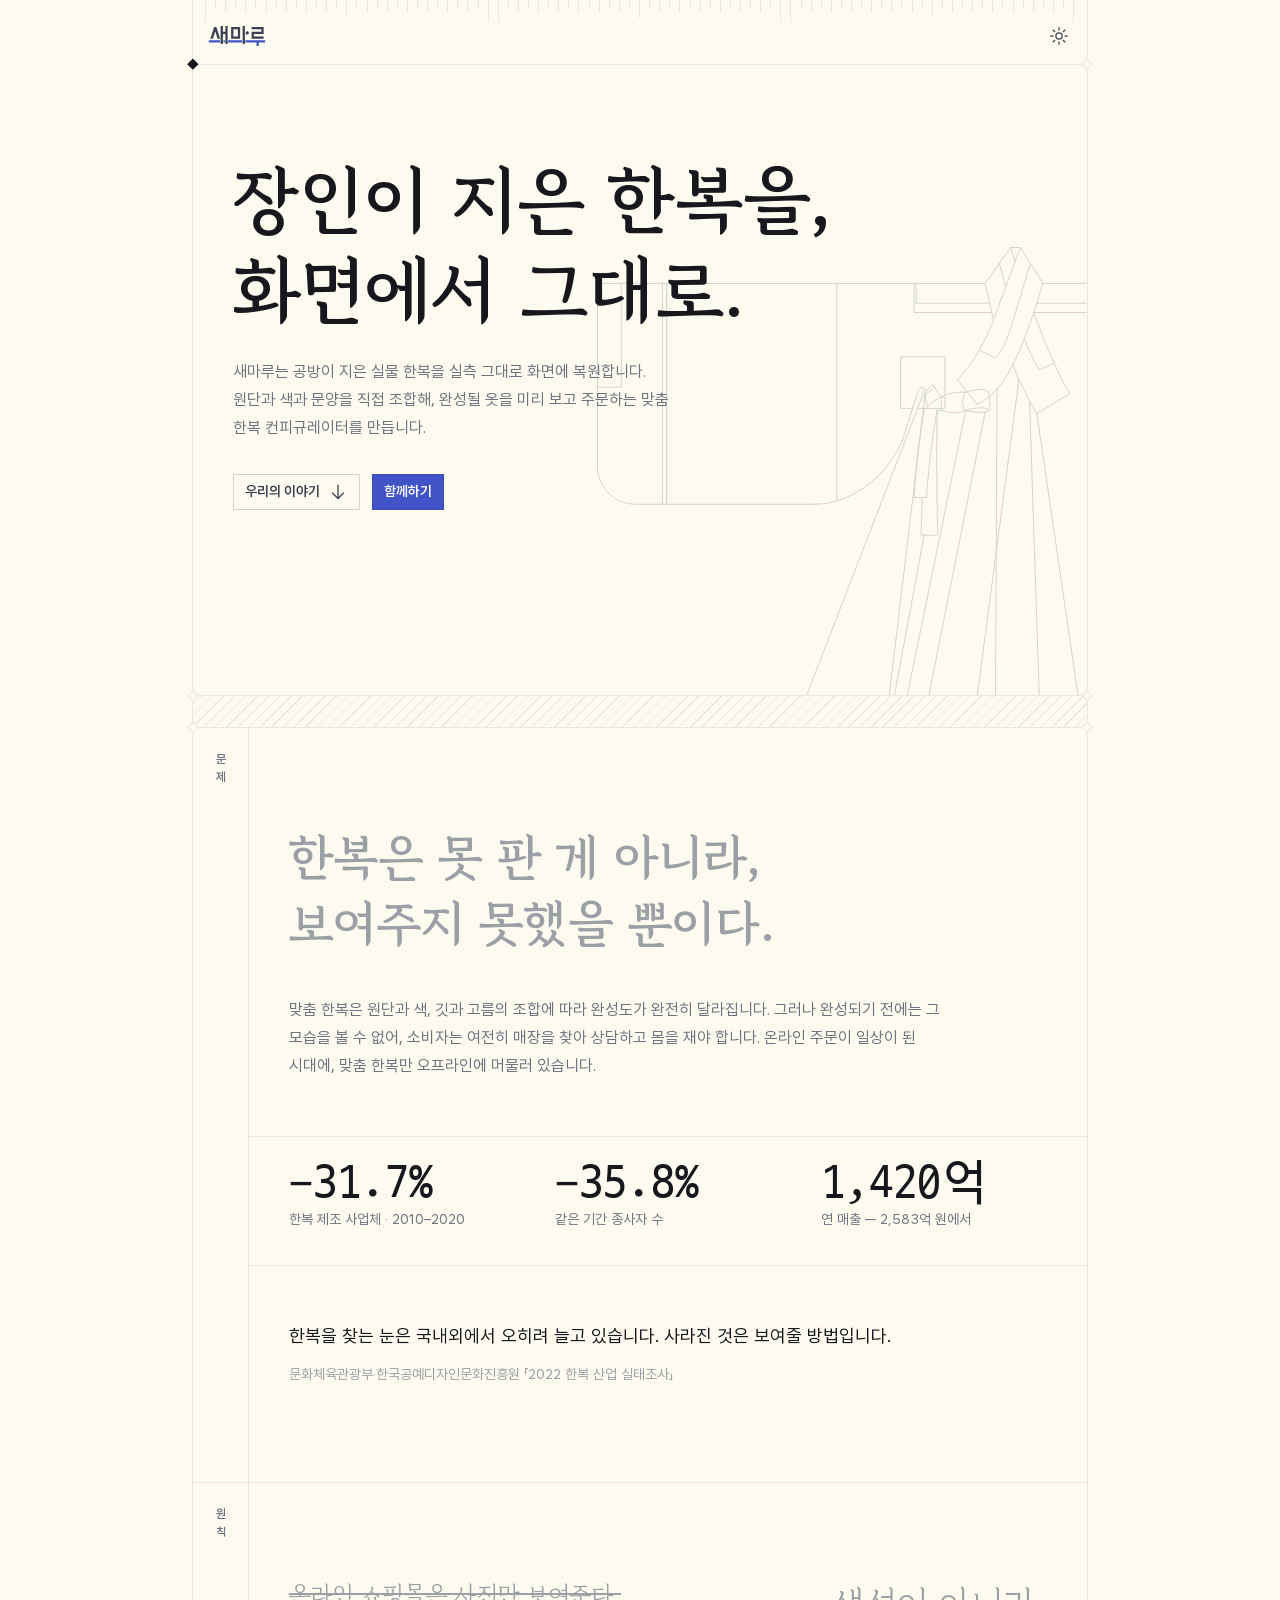
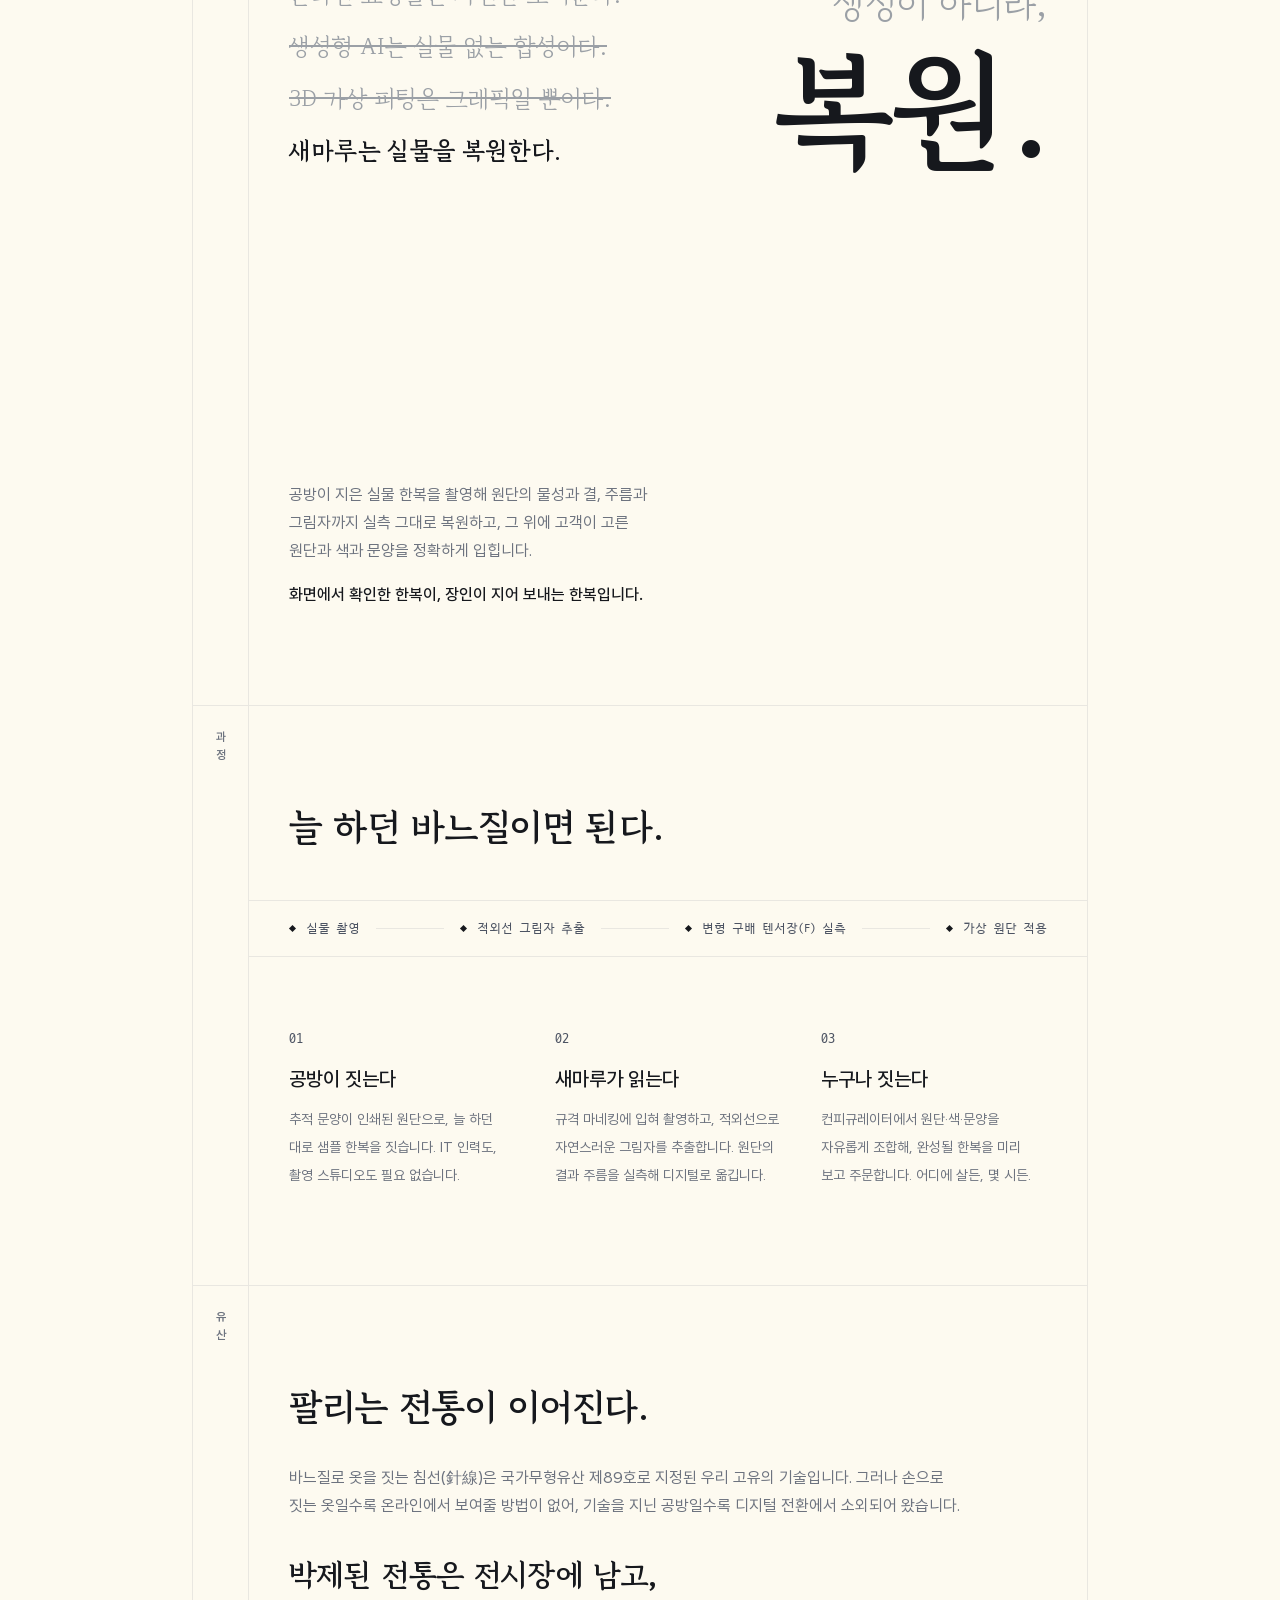
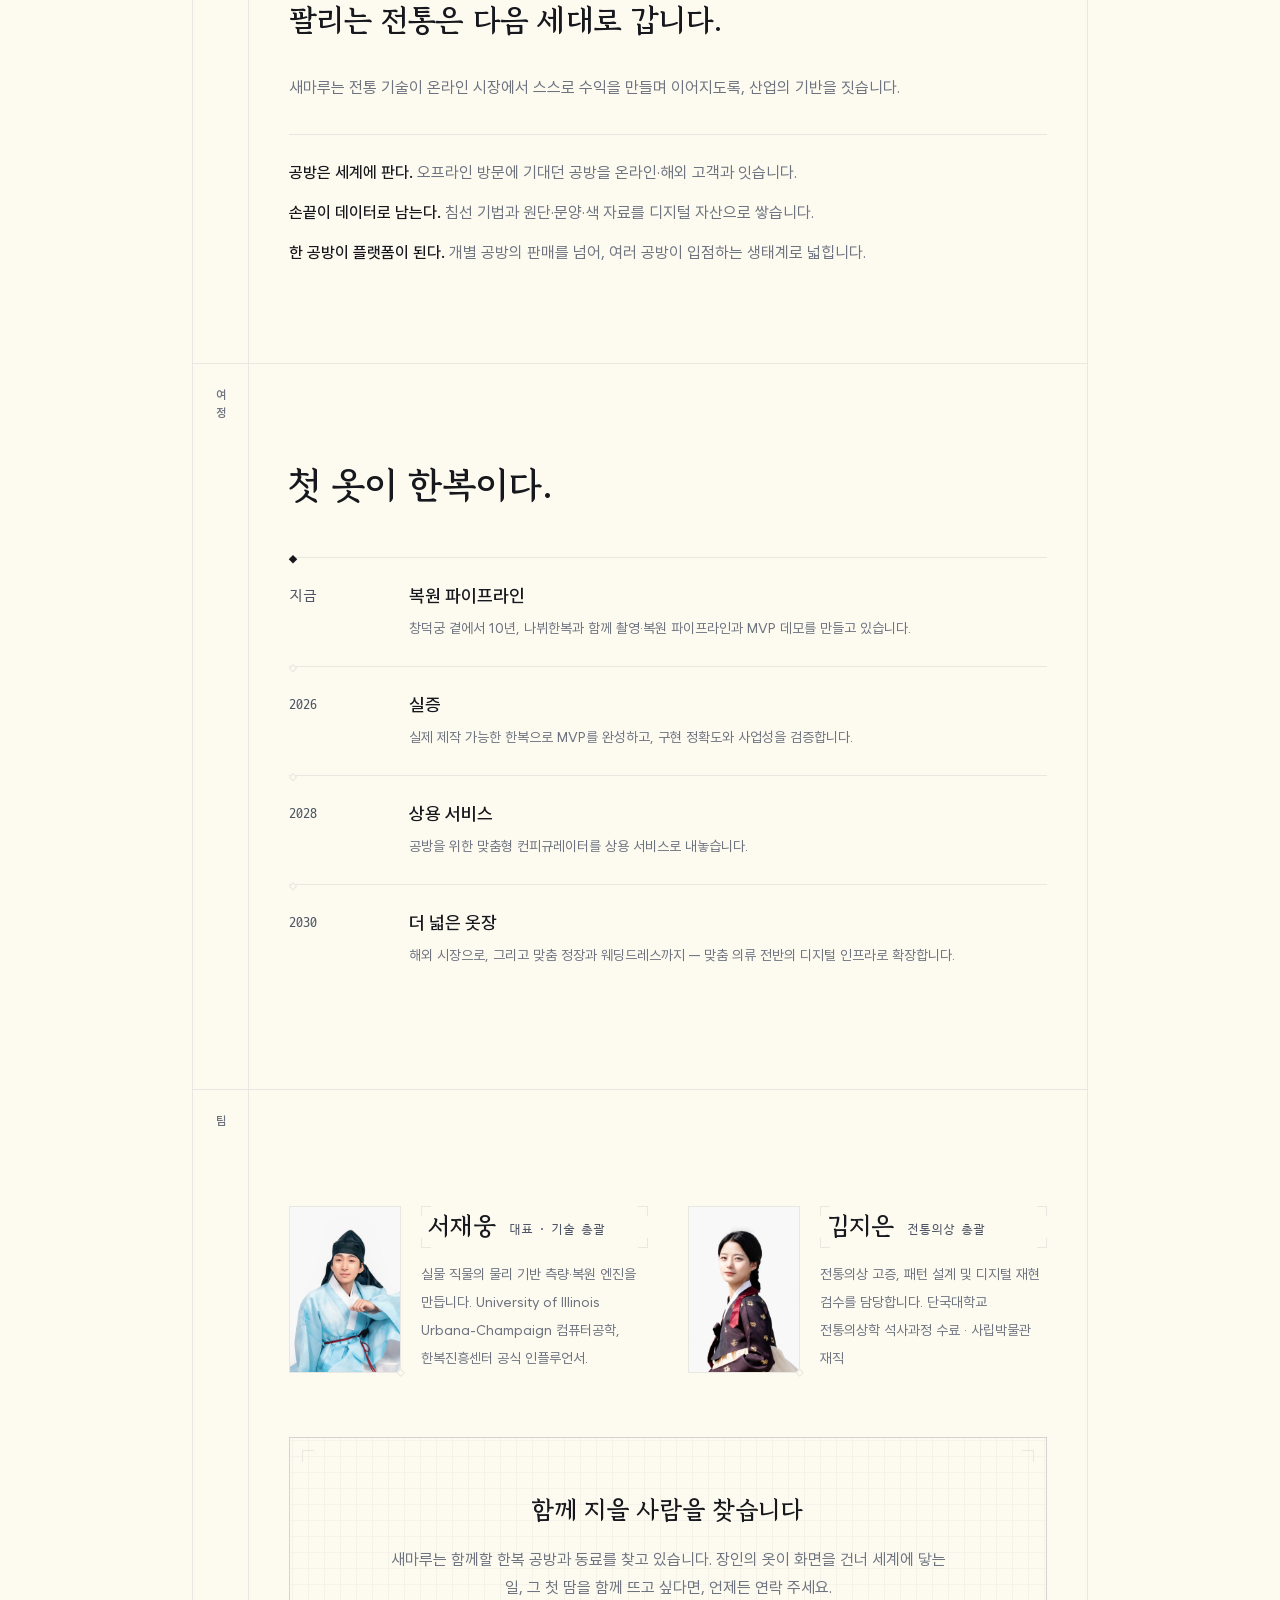
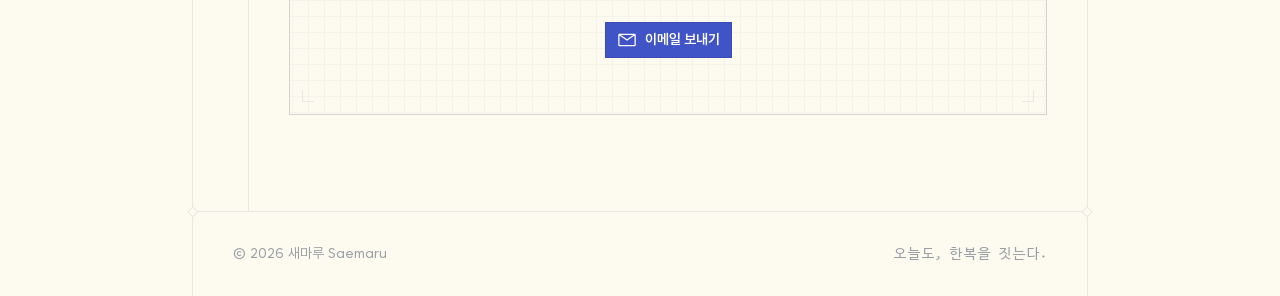
<file: index.html>
<!DOCTYPE html><html  lang="ko"><head><meta charset="utf-8"><meta name="viewport" content="width=device-width, initial-scale=1"><title>새마루 — 맞춤 한복 컨피규레이터</title><style id="nuxt-ui-colors">@layer theme {
  :root, :host {
  --ui-color-primary-50: var(--color-brand-50, );
  --ui-color-primary-100: var(--color-brand-100, );
  --ui-color-primary-200: var(--color-brand-200, );
  --ui-color-primary-300: var(--color-brand-300, );
  --ui-color-primary-400: var(--color-brand-400, );
  --ui-color-primary-500: var(--color-brand-500, );
  --ui-color-primary-600: var(--color-brand-600, );
  --ui-color-primary-700: var(--color-brand-700, );
  --ui-color-primary-800: var(--color-brand-800, );
  --ui-color-primary-900: var(--color-brand-900, );
  --ui-color-primary-950: var(--color-brand-950, );
  --ui-color-secondary-50: var(--color-blue-50, oklch(97% 0.014 254.604));
  --ui-color-secondary-100: var(--color-blue-100, oklch(93.2% 0.032 255.585));
  --ui-color-secondary-200: var(--color-blue-200, oklch(88.2% 0.059 254.128));
  --ui-color-secondary-300: var(--color-blue-300, oklch(80.9% 0.105 251.813));
  --ui-color-secondary-400: var(--color-blue-400, oklch(70.7% 0.165 254.624));
  --ui-color-secondary-500: var(--color-blue-500, oklch(62.3% 0.214 259.815));
  --ui-color-secondary-600: var(--color-blue-600, oklch(54.6% 0.245 262.881));
  --ui-color-secondary-700: var(--color-blue-700, oklch(48.8% 0.243 264.376));
  --ui-color-secondary-800: var(--color-blue-800, oklch(42.4% 0.199 265.638));
  --ui-color-secondary-900: var(--color-blue-900, oklch(37.9% 0.146 265.522));
  --ui-color-secondary-950: var(--color-blue-950, oklch(28.2% 0.091 267.935));
  --ui-color-success-50: var(--color-noerok-50, );
  --ui-color-success-100: var(--color-noerok-100, );
  --ui-color-success-200: var(--color-noerok-200, );
  --ui-color-success-300: var(--color-noerok-300, );
  --ui-color-success-400: var(--color-noerok-400, );
  --ui-color-success-500: var(--color-noerok-500, );
  --ui-color-success-600: var(--color-noerok-600, );
  --ui-color-success-700: var(--color-noerok-700, );
  --ui-color-success-800: var(--color-noerok-800, );
  --ui-color-success-900: var(--color-noerok-900, );
  --ui-color-success-950: var(--color-noerok-950, );
  --ui-color-info-50: var(--color-blue-50, oklch(97% 0.014 254.604));
  --ui-color-info-100: var(--color-blue-100, oklch(93.2% 0.032 255.585));
  --ui-color-info-200: var(--color-blue-200, oklch(88.2% 0.059 254.128));
  --ui-color-info-300: var(--color-blue-300, oklch(80.9% 0.105 251.813));
  --ui-color-info-400: var(--color-blue-400, oklch(70.7% 0.165 254.624));
  --ui-color-info-500: var(--color-blue-500, oklch(62.3% 0.214 259.815));
  --ui-color-info-600: var(--color-blue-600, oklch(54.6% 0.245 262.881));
  --ui-color-info-700: var(--color-blue-700, oklch(48.8% 0.243 264.376));
  --ui-color-info-800: var(--color-blue-800, oklch(42.4% 0.199 265.638));
  --ui-color-info-900: var(--color-blue-900, oklch(37.9% 0.146 265.522));
  --ui-color-info-950: var(--color-blue-950, oklch(28.2% 0.091 267.935));
  --ui-color-warning-50: var(--color-hwangto-50, );
  --ui-color-warning-100: var(--color-hwangto-100, );
  --ui-color-warning-200: var(--color-hwangto-200, );
  --ui-color-warning-300: var(--color-hwangto-300, );
  --ui-color-warning-400: var(--color-hwangto-400, );
  --ui-color-warning-500: var(--color-hwangto-500, );
  --ui-color-warning-600: var(--color-hwangto-600, );
  --ui-color-warning-700: var(--color-hwangto-700, );
  --ui-color-warning-800: var(--color-hwangto-800, );
  --ui-color-warning-900: var(--color-hwangto-900, );
  --ui-color-warning-950: var(--color-hwangto-950, );
  --ui-color-error-50: var(--color-seokganju-50, );
  --ui-color-error-100: var(--color-seokganju-100, );
  --ui-color-error-200: var(--color-seokganju-200, );
  --ui-color-error-300: var(--color-seokganju-300, );
  --ui-color-error-400: var(--color-seokganju-400, );
  --ui-color-error-500: var(--color-seokganju-500, );
  --ui-color-error-600: var(--color-seokganju-600, );
  --ui-color-error-700: var(--color-seokganju-700, );
  --ui-color-error-800: var(--color-seokganju-800, );
  --ui-color-error-900: var(--color-seokganju-900, );
  --ui-color-error-950: var(--color-seokganju-950, );
  --ui-color-neutral-50: var(--color-meok-50, );
  --ui-color-neutral-100: var(--color-meok-100, );
  --ui-color-neutral-200: var(--color-meok-200, );
  --ui-color-neutral-300: var(--color-meok-300, );
  --ui-color-neutral-400: var(--color-meok-400, );
  --ui-color-neutral-500: var(--color-meok-500, );
  --ui-color-neutral-600: var(--color-meok-600, );
  --ui-color-neutral-700: var(--color-meok-700, );
  --ui-color-neutral-800: var(--color-meok-800, );
  --ui-color-neutral-900: var(--color-meok-900, );
  --ui-color-neutral-950: var(--color-meok-950, );
  }
  :root, :host, .light {
  --ui-primary: var(--ui-color-primary-500);
  --ui-secondary: var(--ui-color-secondary-500);
  --ui-success: var(--ui-color-success-500);
  --ui-info: var(--ui-color-info-500);
  --ui-warning: var(--ui-color-warning-500);
  --ui-error: var(--ui-color-error-500);
  }
  .dark {
  --ui-primary: var(--ui-color-primary-400);
  --ui-secondary: var(--ui-color-secondary-400);
  --ui-success: var(--ui-color-success-400);
  --ui-info: var(--ui-color-info-400);
  --ui-warning: var(--ui-color-warning-400);
  --ui-error: var(--ui-color-error-400);
  }
}</style><style>path[data-v-9093a188]{vector-effect:non-scaling-stroke}@media(prefers-reduced-motion:no-preference){path[data-v-9093a188]{animation:draw-9093a188 2s ease-out forwards;stroke-dasharray:1;stroke-dashoffset:1}path[data-v-9093a188]:nth-of-type(2){animation-delay:.2s}path[data-v-9093a188]:nth-of-type(3){animation-delay:.4s}path[data-v-9093a188]:nth-of-type(4){animation-delay:.6s}path[data-v-9093a188]:nth-of-type(5){animation-delay:.8s}path[data-v-9093a188]:nth-of-type(6){animation-delay:.9s}path[data-v-9093a188]:nth-of-type(7){animation-delay:1s}}@keyframes draw-9093a188{to{stroke-dashoffset:0}}</style><style>.seam-label[data-v-96fe6f30]{writing-mode:vertical-rl}</style><style>@media(prefers-reduced-motion:no-preference){@supports (animation-timeline:view()){.reveal[data-v-d17e7a78]{animation:rise-d17e7a78 linear both;animation-range:entry 0 entry 50%;animation-timeline:view()}.ink-fill[data-v-d17e7a78]{animation:ink-fill-d17e7a78 linear both;animation-range:entry 30% cover 45%;animation-timeline:view();-webkit-background-clip:text;background-clip:text;background-image:linear-gradient(to right,var(--ui-text-highlighted) 50%,var(--ui-text-dimmed) 50%);background-position:100% 0;background-size:205% 100%;color:transparent}}}@keyframes rise-d17e7a78{0%{opacity:0;translate:0 1.25rem}}@keyframes ink-fill-d17e7a78{to{background-position:0 0}}</style><link rel="stylesheet" href="/_nuxt/entry.fjxGtEop.css" crossorigin><style>@layer base {:where(.i-carbon\:arrow-down){display:inline-block;width:1em;height:1em;background-color:currentColor;-webkit-mask-image:var(--svg);mask-image:var(--svg);-webkit-mask-repeat:no-repeat;mask-repeat:no-repeat;-webkit-mask-size:100% 100%;mask-size:100% 100%;--svg:url("data:image/svg+xml,%3Csvg xmlns='http://www.w3.org/2000/svg' viewBox='0 0 32 32' width='32' height='32'%3E%3Cpath fill='black' d='M24.59 16.59L17 24.17V4h-2v20.17l-7.59-7.58L6 18l10 10l10-10z'/%3E%3C/svg%3E")}:where(.i-carbon\:email){display:inline-block;width:1em;height:1em;background-color:currentColor;-webkit-mask-image:var(--svg);mask-image:var(--svg);-webkit-mask-repeat:no-repeat;mask-repeat:no-repeat;-webkit-mask-size:100% 100%;mask-size:100% 100%;--svg:url("data:image/svg+xml,%3Csvg xmlns='http://www.w3.org/2000/svg' viewBox='0 0 32 32' width='32' height='32'%3E%3Cpath fill='black' d='M28 6H4a2 2 0 0 0-2 2v16a2 2 0 0 0 2 2h24a2 2 0 0 0 2-2V8a2 2 0 0 0-2-2m-2.2 2L16 14.78L6.2 8ZM4 24V8.91l11.43 7.91a1 1 0 0 0 1.14 0L28 8.91V24Z'/%3E%3C/svg%3E")}:where(.i-carbon\:moon){display:inline-block;width:1em;height:1em;background-color:currentColor;-webkit-mask-image:var(--svg);mask-image:var(--svg);-webkit-mask-repeat:no-repeat;mask-repeat:no-repeat;-webkit-mask-size:100% 100%;mask-size:100% 100%;--svg:url("data:image/svg+xml,%3Csvg xmlns='http://www.w3.org/2000/svg' viewBox='0 0 32 32' width='32' height='32'%3E%3Cpath fill='black' d='M13.503 5.414a15.076 15.076 0 0 0 11.593 18.194a11.1 11.1 0 0 1-7.975 3.39c-.138 0-.278.005-.418 0a11.094 11.094 0 0 1-3.2-21.584M14.98 3a1 1 0 0 0-.175.016a13.096 13.096 0 0 0 1.825 25.981c.164.006.328 0 .49 0a13.07 13.07 0 0 0 10.703-5.555a1.01 1.01 0 0 0-.783-1.565A13.08 13.08 0 0 1 15.89 4.38A1.015 1.015 0 0 0 14.98 3'/%3E%3C/svg%3E")}:where(.i-carbon\:sun){display:inline-block;width:1em;height:1em;background-color:currentColor;-webkit-mask-image:var(--svg);mask-image:var(--svg);-webkit-mask-repeat:no-repeat;mask-repeat:no-repeat;-webkit-mask-size:100% 100%;mask-size:100% 100%;--svg:url("data:image/svg+xml,%3Csvg xmlns='http://www.w3.org/2000/svg' viewBox='0 0 32 32' width='32' height='32'%3E%3Cpath fill='black' d='M16 12.005a4 4 0 1 1-4 4a4.005 4.005 0 0 1 4-4m0-2a6 6 0 1 0 6 6a6 6 0 0 0-6-6M5.394 6.813L6.81 5.399l3.505 3.506L8.9 10.319zM2 15.005h5v2H2zm3.394 10.193L8.9 21.692l1.414 1.414l-3.505 3.506zM15 25.005h2v5h-2zm6.687-1.9l1.414-1.414l3.506 3.506l-1.414 1.414zm3.313-8.1h5v2h-5zm-3.313-6.101l3.506-3.506l1.414 1.414l-3.506 3.506zM15 2.005h2v5h-2z'/%3E%3C/svg%3E")}}</style><link rel="modulepreload" as="script" crossorigin href="/_nuxt/C93OqBN3.js"><link rel="preload" as="font" crossorigin href="/fonts/WantedSans-400.woff2"><link rel="preload" as="font" crossorigin href="/fonts/GyeonggiBatang-400.woff2"><link rel="preload" as="font" crossorigin href="/fonts/D2Coding-400.woff2"><link rel="modulepreload" as="script" crossorigin href="/_nuxt/DF1fJNT4.js"><link rel="modulepreload" as="script" crossorigin href="/_nuxt/BxdZhTTs.js"><link rel="modulepreload" as="script" crossorigin href="/_nuxt/CgByHc75.js"><link rel="modulepreload" as="script" crossorigin href="/_nuxt/DlAUqK2U.js"><link rel="modulepreload" as="script" crossorigin href="/_nuxt/bFvFyghr.js"><script type="module" src="/_nuxt/C93OqBN3.js" crossorigin></script><link rel="icon" href="/favicon.png"><meta name="description" content="새마루는 공방이 제작한 실물 한복을 높은 정확도로 디지털로 구현합니다. 원단과 색상, 문양을 자유롭게 조합하고, 완성될 한복을 주문 전에 미리 확인해 보세요."><meta property="og:title" content="새마루"><meta property="og:description" content="장인이 지은 실물 한복을 화면에서 복원해, 원단·색상·문양을 조합하고 완성된 모습을 미리 확인하는 맞춤 한복 컨피규레이터."><meta property="og:site_name" content="새마루"><meta property="og:image" content="https://saemaru.com/og.png"><meta property="og:image:width" content="2400"><meta property="og:image:height" content="1260"><meta name="twitter:card" content="summary_large_image"><script>"use strict";(()=>{const t=window,e=document.documentElement,c=["dark","light"],n=getStorageValue("localStorage","nuxt-color-mode")||"system";let i=n==="system"?u():n;const r=e.getAttribute("data-color-mode-forced");r&&(i=r),l(i),t["__NUXT_COLOR_MODE__"]={preference:n,value:i,getColorScheme:u,addColorScheme:l,removeColorScheme:d};function l(o){const s=""+o+"",a="";e.classList?e.classList.add(s):e.className+=" "+s,a&&e.setAttribute("data-"+a,o)}function d(o){const s=""+o+"",a="";e.classList?e.classList.remove(s):e.className=e.className.replace(new RegExp(s,"g"),""),a&&e.removeAttribute("data-"+a)}function f(o){return t.matchMedia("(prefers-color-scheme"+o+")")}function u(){if(t.matchMedia&&f("").media!=="not all"){for(const o of c)if(f(":"+o).matches)return o}return"light"}})();function getStorageValue(t,e){switch(t){case"localStorage":return window.localStorage.getItem(e);case"sessionStorage":return window.sessionStorage.getItem(e);case"cookie":return getCookie(e);default:return null}}function getCookie(t){const c=("; "+window.document.cookie).split("; "+t+"=");if(c.length===2)return c.pop()?.split(";").shift()}</script></head><body><div id="__nuxt" class="isolate"><!--[--><!--[--><!--[--><!--[--><!--[--><div class="flex min-h-svh flex-col"><div class="sticky top-0 z-10"><div class="mx-auto w-full max-w-5xl md:px-16 bg-default/70 backdrop-blur-lg"><div class="relative flex items-center justify-between border-b border-default p-3 pt-5 md:border-x"><!----><!----><!----><!--[--><!--[--><span aria-hidden="true" class="pointer-events-none flex overflow-hidden flex-row justify-between items-start visible md:invisible" style="position:absolute;top:0;left:12px;right:12px;"><!--[--><span class="border-l border-default" style="height:22px;"></span><span class="border-l border-default" style="height:9px;"></span><span class="border-l border-default" style="height:13px;"></span><span class="border-l border-default" style="height:9px;"></span><span class="border-l border-default" style="height:13px;"></span><span class="border-l border-default" style="height:9px;"></span><span class="border-l border-default" style="height:13px;"></span><span class="border-l border-default" style="height:9px;"></span><span class="border-l border-default" style="height:13px;"></span><span class="border-l border-default" style="height:13px;"></span><span class="border-l border-default" style="height:9px;"></span><span class="border-l border-default" style="height:13px;"></span><span class="border-l border-default" style="height:9px;"></span><span class="border-l border-default" style="height:13px;"></span><span class="border-l border-default" style="height:9px;"></span><span class="border-l border-default" style="height:13px;"></span><span class="border-l border-default" style="height:9px;"></span><span class="border-l border-default" style="height:22px;"></span><span class="border-l border-default" style="height:22px;"></span><span class="border-l border-default" style="height:9px;"></span><span class="border-l border-default" style="height:18px;"></span><span class="border-l border-default" style="height:9px;"></span><span class="border-l border-default" style="height:22px;"></span><span class="border-l border-default" style="height:22px;"></span><span class="border-l border-default" style="height:9px;"></span><span class="border-l border-default" style="height:13px;"></span><span class="border-l border-default" style="height:9px;"></span><span class="border-l border-default" style="height:13px;"></span><span class="border-l border-default" style="height:9px;"></span><span class="border-l border-default" style="height:13px;"></span><span class="border-l border-default" style="height:9px;"></span><span class="border-l border-default" style="height:13px;"></span><span class="border-l border-default" style="height:13px;"></span><span class="border-l border-default" style="height:9px;"></span><span class="border-l border-default" style="height:13px;"></span><span class="border-l border-default" style="height:9px;"></span><span class="border-l border-default" style="height:13px;"></span><span class="border-l border-default" style="height:9px;"></span><span class="border-l border-default" style="height:13px;"></span><span class="border-l border-default" style="height:9px;"></span><span class="border-l border-default" style="height:22px;"></span><!--]--></span><span aria-hidden="true" class="pointer-events-none flex overflow-hidden flex-row justify-between items-start invisible md:visible lg:invisible" style="position:absolute;top:0;left:12px;right:12px;"><!--[--><span class="border-l border-default" style="height:22px;"></span><span class="border-l border-default" style="height:9px;"></span><span class="border-l border-default" style="height:13px;"></span><span class="border-l border-default" style="height:9px;"></span><span class="border-l border-default" style="height:13px;"></span><span class="border-l border-default" style="height:9px;"></span><span class="border-l border-default" style="height:13px;"></span><span class="border-l border-default" style="height:9px;"></span><span class="border-l border-default" style="height:13px;"></span><span class="border-l border-default" style="height:9px;"></span><span class="border-l border-default" style="height:18px;"></span><span class="border-l border-default" style="height:9px;"></span><span class="border-l border-default" style="height:13px;"></span><span class="border-l border-default" style="height:9px;"></span><span class="border-l border-default" style="height:13px;"></span><span class="border-l border-default" style="height:9px;"></span><span class="border-l border-default" style="height:13px;"></span><span class="border-l border-default" style="height:9px;"></span><span class="border-l border-default" style="height:13px;"></span><span class="border-l border-default" style="height:9px;"></span><span class="border-l border-default" style="height:22px;"></span><span class="border-l border-default" style="height:22px;"></span><span class="border-l border-default" style="height:9px;"></span><span class="border-l border-default" style="height:13px;"></span><span class="border-l border-default" style="height:9px;"></span><span class="border-l border-default" style="height:13px;"></span><span class="border-l border-default" style="height:9px;"></span><span class="border-l border-default" style="height:13px;"></span><span class="border-l border-default" style="height:9px;"></span><span class="border-l border-default" style="height:13px;"></span><span class="border-l border-default" style="height:9px;"></span><span class="border-l border-default" style="height:18px;"></span><span class="border-l border-default" style="height:9px;"></span><span class="border-l border-default" style="height:13px;"></span><span class="border-l border-default" style="height:9px;"></span><span class="border-l border-default" style="height:13px;"></span><span class="border-l border-default" style="height:9px;"></span><span class="border-l border-default" style="height:13px;"></span><span class="border-l border-default" style="height:9px;"></span><span class="border-l border-default" style="height:13px;"></span><span class="border-l border-default" style="height:9px;"></span><span class="border-l border-default" style="height:22px;"></span><span class="border-l border-default" style="height:22px;"></span><span class="border-l border-default" style="height:9px;"></span><span class="border-l border-default" style="height:13px;"></span><span class="border-l border-default" style="height:9px;"></span><span class="border-l border-default" style="height:13px;"></span><span class="border-l border-default" style="height:9px;"></span><span class="border-l border-default" style="height:13px;"></span><span class="border-l border-default" style="height:9px;"></span><span class="border-l border-default" style="height:13px;"></span><span class="border-l border-default" style="height:9px;"></span><span class="border-l border-default" style="height:18px;"></span><span class="border-l border-default" style="height:9px;"></span><span class="border-l border-default" style="height:13px;"></span><span class="border-l border-default" style="height:9px;"></span><span class="border-l border-default" style="height:13px;"></span><span class="border-l border-default" style="height:9px;"></span><span class="border-l border-default" style="height:13px;"></span><span class="border-l border-default" style="height:9px;"></span><span class="border-l border-default" style="height:13px;"></span><span class="border-l border-default" style="height:9px;"></span><span class="border-l border-default" style="height:22px;"></span><!--]--></span><span aria-hidden="true" class="pointer-events-none flex overflow-hidden flex-row justify-between items-start invisible lg:visible" style="position:absolute;top:0;left:12px;right:12px;"><!--[--><span class="border-l border-default" style="height:22px;"></span><span class="border-l border-default" style="height:9px;"></span><span class="border-l border-default" style="height:13px;"></span><span class="border-l border-default" style="height:9px;"></span><span class="border-l border-default" style="height:13px;"></span><span class="border-l border-default" style="height:9px;"></span><span class="border-l border-default" style="height:13px;"></span><span class="border-l border-default" style="height:9px;"></span><span class="border-l border-default" style="height:13px;"></span><span class="border-l border-default" style="height:9px;"></span><span class="border-l border-default" style="height:13px;"></span><span class="border-l border-default" style="height:9px;"></span><span class="border-l border-default" style="height:13px;"></span><span class="border-l border-default" style="height:9px;"></span><span class="border-l border-default" style="height:18px;"></span><span class="border-l border-default" style="height:9px;"></span><span class="border-l border-default" style="height:13px;"></span><span class="border-l border-default" style="height:9px;"></span><span class="border-l border-default" style="height:13px;"></span><span class="border-l border-default" style="height:9px;"></span><span class="border-l border-default" style="height:13px;"></span><span class="border-l border-default" style="height:9px;"></span><span class="border-l border-default" style="height:13px;"></span><span class="border-l border-default" style="height:9px;"></span><span class="border-l border-default" style="height:13px;"></span><span class="border-l border-default" style="height:9px;"></span><span class="border-l border-default" style="height:13px;"></span><span class="border-l border-default" style="height:9px;"></span><span class="border-l border-default" style="height:22px;"></span><span class="border-l border-default" style="height:22px;"></span><span class="border-l border-default" style="height:9px;"></span><span class="border-l border-default" style="height:13px;"></span><span class="border-l border-default" style="height:9px;"></span><span class="border-l border-default" style="height:13px;"></span><span class="border-l border-default" style="height:9px;"></span><span class="border-l border-default" style="height:13px;"></span><span class="border-l border-default" style="height:9px;"></span><span class="border-l border-default" style="height:13px;"></span><span class="border-l border-default" style="height:9px;"></span><span class="border-l border-default" style="height:13px;"></span><span class="border-l border-default" style="height:9px;"></span><span class="border-l border-default" style="height:13px;"></span><span class="border-l border-default" style="height:9px;"></span><span class="border-l border-default" style="height:18px;"></span><span class="border-l border-default" style="height:9px;"></span><span class="border-l border-default" style="height:13px;"></span><span class="border-l border-default" style="height:9px;"></span><span class="border-l border-default" style="height:13px;"></span><span class="border-l border-default" style="height:9px;"></span><span class="border-l border-default" style="height:13px;"></span><span class="border-l border-default" style="height:9px;"></span><span class="border-l border-default" style="height:13px;"></span><span class="border-l border-default" style="height:9px;"></span><span class="border-l border-default" style="height:13px;"></span><span class="border-l border-default" style="height:9px;"></span><span class="border-l border-default" style="height:13px;"></span><span class="border-l border-default" style="height:9px;"></span><span class="border-l border-default" style="height:22px;"></span><span class="border-l border-default" style="height:22px;"></span><span class="border-l border-default" style="height:9px;"></span><span class="border-l border-default" style="height:13px;"></span><span class="border-l border-default" style="height:9px;"></span><span class="border-l border-default" style="height:13px;"></span><span class="border-l border-default" style="height:9px;"></span><span class="border-l border-default" style="height:13px;"></span><span class="border-l border-default" style="height:9px;"></span><span class="border-l border-default" style="height:13px;"></span><span class="border-l border-default" style="height:9px;"></span><span class="border-l border-default" style="height:13px;"></span><span class="border-l border-default" style="height:9px;"></span><span class="border-l border-default" style="height:13px;"></span><span class="border-l border-default" style="height:9px;"></span><span class="border-l border-default" style="height:18px;"></span><span class="border-l border-default" style="height:9px;"></span><span class="border-l border-default" style="height:13px;"></span><span class="border-l border-default" style="height:9px;"></span><span class="border-l border-default" style="height:13px;"></span><span class="border-l border-default" style="height:9px;"></span><span class="border-l border-default" style="height:13px;"></span><span class="border-l border-default" style="height:9px;"></span><span class="border-l border-default" style="height:13px;"></span><span class="border-l border-default" style="height:9px;"></span><span class="border-l border-default" style="height:13px;"></span><span class="border-l border-default" style="height:9px;"></span><span class="border-l border-default" style="height:13px;"></span><span class="border-l border-default" style="height:9px;"></span><span class="border-l border-default" style="height:22px;"></span><!--]--></span><!--]--><!--[--><!--[--><span aria-hidden="true" class="pointer-events-none absolute flex" style="bottom:0;left:0;transform:translate(calc(-50% - 0.5px), calc(50% + 0.5px));"><span aria-hidden="true" class="pointer-events-none inline-flex items-center justify-center" style="width:11.31px;height:11.31px;"><span class="bg-inverted rotate-45" style="width:8px;height:8px;"></span></span></span><!--]--><!--]--><!--[--><!--[--><span aria-hidden="true" class="pointer-events-none absolute flex" style="bottom:0;right:0;transform:translate(calc(50% + 0.5px), calc(50% + 0.5px));"><span aria-hidden="true" class="pointer-events-none inline-flex items-center justify-center" style="width:11.31px;height:11.31px;"><span class="border bg-default border-default rotate-45" style="width:8px;height:8px;"></span></span></span><!--]--><!--]--><svg viewbox="0 0 256 128" fill="none" xmlns="http://www.w3.org/2000/svg" aria-label="새마루" class="h-8 w-auto"><g fill="currentColor"><path d="M36.5 28H45.5L60.5 75H50.5L41 45 31.5 75H21.5Z"></path><path d="M62.5 24H71.5V47H81.5V24H90.5V96H81.5V56H71.5V96H62.5Z"></path><path fill-rule="evenodd" d="M104.5 28H140.5V75H104.5ZM113.5 37H131.5V66H113.5Z"></path><rect x="150.5" y="24" width="9" height="72"></rect><circle cx="169" cy="51.5" r="6.5"></circle><path d="M186.5 28H234.5V56H195.5V66H234.5V75H186.5V47H225.5V37H186.5Z"></path></g><g class="text-primary" fill="currentColor"><rect x="15.5" y="81" width="45" height="9"></rect><rect x="73.5" y="81" width="6" height="9"></rect><rect x="92.5" y="81" width="56" height="9"></rect><path d="M161.5 81H240.5V90H215V104H206V90H161.5Z"></path></g></svg><button type="button" aria-label="Switch to dark mode" data-slot="base" class="rounded-md inline-flex items-center disabled:cursor-not-allowed aria-disabled:cursor-not-allowed disabled:opacity-75 aria-disabled:opacity-75 transition-colors font-semibold text-sm gap-1.5 text-default hover:bg-elevated active:bg-elevated focus:outline-none focus-visible:bg-elevated hover:disabled:bg-transparent dark:hover:disabled:bg-transparent hover:aria-disabled:bg-transparent dark:hover:aria-disabled:bg-transparent p-1.5"><!--[--><!--[--><span class="iconify i-carbon:moon shrink-0 size-5 hidden dark:inline-block" aria-hidden="true" style=""></span><span class="iconify i-carbon:sun shrink-0 size-5 dark:hidden" aria-hidden="true" style=""></span><!--]--><!--[--><!----><!--]--><!--[--><!----><!--]--><!--]--></button><!--]--></div></div></div><div class="mx-auto flex w-full max-w-5xl flex-1 md:px-16"><div class="relative flex flex-1 items-center md:border-x md:border-default"><!----><!----><!----><!--[--><main class="min-h-[calc(100vh-var(--ui-header-height))] w-full"><!--[--><!--[--><div data-v-d17e7a78><div class="relative border-b border-default relative" data-v-d17e7a78><!----><!----><!----><!--[--><svg viewbox="0 0 475 434.5" fill="none" stroke="currentColor" stroke-linecap="square" stroke-linejoin="round" xmlns="http://www.w3.org/2000/svg" aria-label="도포" class="pointer-events-none absolute bottom-0 right-0 h-[24rem] w-auto text-(color:--ui-border-accented) md:h-[28rem]" data-v-d17e7a78 data-v-9093a188><g transform="translate(-549.5 -77.5)" data-v-9093a188><path pathLength="1" d="M573 112.829v100.676m-23 0h23M969.777 93.478 950 159c-4.729 13.094-9.392 21.456-14 26l-15.771-7.279M860.56 234H887v-50h-43v50h11.544" data-v-9093a188></path><path pathLength="1" d="M762 326.961c34.943-.395 71.844-28.541 85-65.961l13-41.086c3.386-9.881 9-7.098 6 0L753 512m9-185.039L587 327c-25 0-37-22-37-35V112.829h376m0 0L950.739 78H960l22 34.829m42 0h-42" data-v-9093a188></path><path pathLength="1" d="m960 78-27 73c-13.176 31.796-23.309 43.674-34 55m19 24-19-24m83-93.171C965.543 165.777 948.741 217.743 918 230m8-117.171 7.956 35.586m5.789-54.937 6.235 22.428M950.739 78 955 91.519m-342 21.31v214.165m4-.483V112.829m-4 0v214.165m4-.483V112.829m165 0v211.057m77-211.057V132m0 0h71.286" data-v-9093a188></path><path pathLength="1" d="M857 112.829V141h75.285m43.682-9H1024m-50.967 9H1024m-50.967 0c12.179 33.062 23.88 59.956 34.967 78.914L975.967 239m0 0c-11.075-18.967-18.259-34.245-23.097-47.298" data-v-9093a188></path><path pathLength="1" d="M964 166.43c3.585 9.237 8.03 19.232 14 30.57l14.825-7M906 236c-6.778 2.972-14.147 2.779-22 0-.694-4.694-1.442-9.369 1-14 5.199-2.644 13.213-3.847 22-3.643-3.285 5.201-4.095 10.972-1 17.643 7.445 1.796 20.389 3.321 23.322 0" data-v-9093a188></path><path pathLength="1" d="M906 236c7.571-1.966 20.856-4.688 23.322 0 2.571-5.775 1.428-11.834-.469-18m0 0c-2.537-4.427-15.037-2.049-21.853.357M885 222c-7.133 3.062-13.084 7.874-18.147 14-4.411 23.322-7.825 50.904-9.853 84.403h12c2.974-37.506 6.517-63.571 10.322-84.403 1.827-.458 2.54-.364 4.678 0" data-v-9093a188></path><path pathLength="1" d="M864.853 320.403c-.419 25.462-1.211 31.066-1 36.597H880c-1.073-40.333-1.222-80.667-.678-121m-9.114-3.728c-1.554-4.184-2.505-8.278-2.208-13.915 1.965-2.978 4.544-5.496 8-7.357 1.688 4.442 4.036 7.343 7.322 11.763m-15.385-1.685 9.131-7.573M833 512l35-293.643m39 17.875L850.5 512m20.5 2 55-276.442M838 512l28.853-155M1016 512l-40.033-273.843M978.413 512 969 226.622M936 512l1.48-296.649M918.408 512l40.34-306" data-v-9093a188></path></g></svg><div class="relative flex min-h-[calc(100svh-4.5rem)] items-start px-6 pt-16 md:min-h-[70svh] md:items-center md:px-10 md:pb-24 md:pt-0" data-v-d17e7a78><div class="space-y-6 md:py-16" data-v-d17e7a78><h1 class="text-5xl/tight md:text-7xl/tight" data-v-d17e7a78> 장인이 지은 한복을,<br data-v-d17e7a78>화면에서 그대로. </h1><p class="max-w-md" data-v-d17e7a78> 새마루는 공방이 지은 실물 한복을 실측 그대로 화면에 복원합니다. 원단과 색과 문양을 직접 조합해, 완성될 옷을 미리 보고 주문하는 맞춤 한복 컨피규레이터를 만듭니다. </p><div class="flex flex-wrap gap-3 pt-2" data-v-d17e7a78><!--[--><a href="#story" data-v-d17e7a78 data-slot="base" class="rounded-md inline-flex items-center disabled:cursor-not-allowed aria-disabled:cursor-not-allowed disabled:opacity-75 aria-disabled:opacity-75 transition-colors font-semibold px-3 py-2 text-sm gap-2 ring ring-inset ring-accented text-default bg-default hover:bg-elevated active:bg-elevated disabled:bg-default aria-disabled:bg-default focus:outline-none focus-visible:ring-2 focus-visible:ring-inverted"><!--[--><!--[--><!----><!--]--><!--[--><span data-slot="label" class="truncate">우리의 이야기</span><!--]--><!--[--><span class="iconify i-carbon:arrow-down shrink-0 size-5" aria-hidden="true" style="" data-slot="trailingIcon"></span><!--]--><!--]--></a><!--]--><a href="mailto:contact@saemaru.com" rel="noopener noreferrer" data-v-d17e7a78 data-slot="base" class="rounded-md inline-flex items-center disabled:cursor-not-allowed aria-disabled:cursor-not-allowed disabled:opacity-75 aria-disabled:opacity-75 transition-colors font-semibold ring ring-inset ring-black/10 dark:ring-white/10 px-3 py-2 text-sm gap-2 text-inverted bg-primary hover:bg-primary/75 active:bg-primary/75 disabled:bg-primary aria-disabled:bg-primary focus-visible:outline-2 focus-visible:outline-offset-2 focus-visible:outline-primary"><!--[--><!--[--><!----><!--]--><!--[--><span data-slot="label" class="truncate">함께하기</span><!--]--><!--[--><!----><!--]--><!--]--></a></div></div></div><!--]--></div><div class="relative border-b border-default h-8" data-v-d17e7a78><!----><!----><!----><!--[--><div aria-hidden="true" class="pointer-events-none text-(color:--ui-border) absolute inset-0" style="background-image:repeating-linear-gradient(-45deg, currentColor 0, currentColor 1px, transparent 1px, transparent 8px);" data-v-d17e7a78></div><!--[--><!--[--><span aria-hidden="true" class="pointer-events-none absolute flex" style="top:0;left:0;transform:translate(calc(-50% - 0.5px), calc(-50% - 0.5px));"><span aria-hidden="true" class="pointer-events-none inline-flex items-center justify-center" style="width:11.31px;height:11.31px;"><span class="border bg-default border-default rotate-45" style="width:8px;height:8px;"></span></span></span><!--]--><!--[--><span aria-hidden="true" class="pointer-events-none absolute flex" style="top:0;right:0;transform:translate(calc(50% + 0.5px), calc(-50% - 0.5px));"><span aria-hidden="true" class="pointer-events-none inline-flex items-center justify-center" style="width:11.31px;height:11.31px;"><span class="border bg-default border-default rotate-45" style="width:8px;height:8px;"></span></span></span><!--]--><!--[--><span aria-hidden="true" class="pointer-events-none absolute flex" style="bottom:0;left:0;transform:translate(calc(-50% - 0.5px), calc(50% + 0.5px));"><span aria-hidden="true" class="pointer-events-none inline-flex items-center justify-center" style="width:11.31px;height:11.31px;"><span class="border bg-default border-default rotate-45" style="width:8px;height:8px;"></span></span></span><!--]--><!--[--><span aria-hidden="true" class="pointer-events-none absolute flex" style="bottom:0;right:0;transform:translate(calc(50% + 0.5px), calc(50% + 0.5px));"><span aria-hidden="true" class="pointer-events-none inline-flex items-center justify-center" style="width:11.31px;height:11.31px;"><span class="border bg-default border-default rotate-45" style="width:8px;height:8px;"></span></span></span><!--]--><!--]--><!--]--></div><div class="relative border-default md:border-b scroll-mt-20" id="story" data-v-d17e7a78 data-v-96fe6f30><!----><!----><!----><!--[--><div class="md:grid md:grid-cols-[3.5rem_minmax(0,1fr)]" data-v-96fe6f30><div class="hidden border-r border-default md:flex md:justify-center" data-v-96fe6f30><span class="seam-label sticky top-24 mb-6 mt-6 self-start text-xs font-semibold tracking-[0.35em] text-muted" data-v-96fe6f30>문제</span></div><div class="min-w-0 py-14 md:py-24" data-v-96fe6f30><p class="mx-6 mb-10 md:hidden" data-v-96fe6f30><span class="inline-block border border-default px-3 py-2 text-xs font-semibold tracking-[0.35em] text-muted" data-v-96fe6f30>문제</span></p><!--[--><div class="px-6 md:px-10" data-v-d17e7a78><!--[--><div class="max-w-3xl space-y-10 pb-14" data-v-d17e7a78><h2 class="ink-fill text-3xl/snug md:text-5xl/snug" data-v-d17e7a78> 한복은 못 판 게 아니라,<br data-v-d17e7a78>보여주지 못했을 뿐이다. </h2><p class="max-w-2xl" data-v-d17e7a78> 맞춤 한복은 원단과 색, 깃과 고름의 조합에 따라 완성도가 완전히 달라집니다. 그러나 완성되기 전에는 그 모습을 볼 수 없어, 소비자는 여전히 매장을 찾아 상담하고 몸을 재야 합니다. 온라인 주문이 일상이 된 시대에, 맞춤 한복만 오프라인에 머물러 있습니다. </p></div><!--]--></div><div class="mx-6 border border-default md:mx-0 md:border-x-0" data-v-d17e7a78><div class="px-6 md:px-10"><!--[--><div class="grid gap-10 py-8 md:grid-cols-3" data-v-d17e7a78><!--[--><div class="space-y-2" data-v-d17e7a78><p class="font-mono text-4xl text-highlighted md:text-5xl" data-v-d17e7a78>−31.7%</p><p class="text-sm" data-v-d17e7a78>한복 제조 사업체 · 2010–2020</p></div><div class="space-y-2" data-v-d17e7a78><p class="font-mono text-4xl text-highlighted md:text-5xl" data-v-d17e7a78>−35.8%</p><p class="text-sm" data-v-d17e7a78>같은 기간 종사자 수</p></div><div class="space-y-2" data-v-d17e7a78><p class="font-mono text-4xl text-highlighted md:text-5xl" data-v-d17e7a78>1,420억</p><p class="text-sm" data-v-d17e7a78>연 매출 — 2,583억 원에서</p></div><!--]--></div><!--]--></div></div><div class="px-6 md:px-10" data-v-d17e7a78><!--[--><div class="max-w-3xl space-y-3 pt-14" data-v-d17e7a78><p class="text-lg text-highlighted" data-v-d17e7a78> 한복을 찾는 눈은 국내외에서 오히려 늘고 있습니다. 사라진 것은 보여줄 방법입니다. </p><small data-v-d17e7a78>문화체육관광부·한국공예디자인문화진흥원 「2022 한복 산업 실태조사」</small></div><!--]--></div><!--]--></div></div><!--]--></div><div class="relative border-default md:border-b" data-v-d17e7a78 data-v-96fe6f30><!----><!----><!----><!--[--><div class="md:grid md:grid-cols-[3.5rem_minmax(0,1fr)]" data-v-96fe6f30><div class="hidden border-r border-default md:flex md:justify-center" data-v-96fe6f30><span class="seam-label sticky top-24 mb-6 mt-6 self-start text-xs font-semibold tracking-[0.35em] text-muted" data-v-96fe6f30>원칙</span></div><div class="min-w-0 py-14 md:py-24" data-v-96fe6f30><p class="mx-6 mb-10 md:hidden" data-v-96fe6f30><span class="inline-block border border-default px-3 py-2 text-xs font-semibold tracking-[0.35em] text-muted" data-v-96fe6f30>원칙</span></p><!--[--><div class="px-6 md:px-10" data-v-d17e7a78><!--[--><div class="gap-10 space-y-12 md:grid md:min-h-[70svh] md:grid-cols-2 md:space-y-0" data-v-d17e7a78><h2 class="self-start text-3xl/snug md:sticky md:top-28 md:col-start-2 md:row-start-1 md:text-right md:text-4xl/snug" data-v-d17e7a78><span class="font-normal text-dimmed" data-v-d17e7a78>생성이 아니라,</span><br data-v-d17e7a78><span class="text-7xl/tight md:text-9xl/tight" data-v-d17e7a78>복원.</span></h2><div class="space-y-10 md:col-start-1 md:row-start-1 md:flex md:flex-col md:justify-between md:space-y-0" data-v-d17e7a78><ul class="space-y-5 font-serif text-xl md:text-2xl" data-v-d17e7a78><li data-v-d17e7a78><s class="text-dimmed" data-v-d17e7a78>온라인 쇼핑몰은 사진만 보여준다.</s></li><li data-v-d17e7a78><s class="text-dimmed" data-v-d17e7a78>생성형 AI는 실물 없는 합성이다.</s></li><li data-v-d17e7a78><s class="text-dimmed" data-v-d17e7a78>3D 가상 피팅은 그래픽일 뿐이다.</s></li><li class="font-bold text-highlighted" data-v-d17e7a78> 새마루는 실물을 복원한다. </li></ul><div class="max-w-md space-y-4" data-v-d17e7a78><p data-v-d17e7a78> 공방이 지은 실물 한복을 촬영해 원단의 물성과 결, 주름과 그림자까지 실측 그대로 복원하고, 그 위에 고객이 고른 원단과 색과 문양을 정확하게 입힙니다. </p><p class="font-medium text-highlighted" data-v-d17e7a78> 화면에서 확인한 한복이, 장인이 지어 보내는 한복입니다. </p></div></div></div><!--]--></div><!--]--></div></div><!--]--></div><div class="relative border-default md:border-b" data-v-d17e7a78 data-v-96fe6f30><!----><!----><!----><!--[--><div class="md:grid md:grid-cols-[3.5rem_minmax(0,1fr)]" data-v-96fe6f30><div class="hidden border-r border-default md:flex md:justify-center" data-v-96fe6f30><span class="seam-label sticky top-24 mb-6 mt-6 self-start text-xs font-semibold tracking-[0.35em] text-muted" data-v-96fe6f30>과정</span></div><div class="min-w-0 py-14 md:py-24" data-v-96fe6f30><p class="mx-6 mb-10 md:hidden" data-v-96fe6f30><span class="inline-block border border-default px-3 py-2 text-xs font-semibold tracking-[0.35em] text-muted" data-v-96fe6f30>과정</span></p><!--[--><div class="px-6 md:px-10" data-v-d17e7a78><!--[--><h2 class="reveal max-w-3xl pb-12 text-3xl/snug md:text-4xl/snug" data-v-d17e7a78> 늘 하던 바느질이면 된다. </h2><!--]--></div><div class="mx-6 border border-default md:mx-0 md:border-x-0" data-v-d17e7a78><div class="px-6 md:px-10"><!--[--><div class="flex flex-col gap-2 py-5 font-mono text-xs text-toned md:flex-row md:items-center md:gap-4" data-v-d17e7a78><!--[--><!--[--><!----><span class="flex items-center gap-2.5 whitespace-nowrap" data-v-d17e7a78><span aria-hidden="true" class="pointer-events-none inline-flex items-center justify-center" style="width:7.07px;height:7.07px;" data-v-d17e7a78><span class="bg-inverted rotate-45" style="width:5px;height:5px;"></span></span>실물 촬영</span><!--]--><!--[--><span aria-hidden="true" class="hidden min-w-6 flex-1 border-t border-default md:block" data-v-d17e7a78></span><span class="flex items-center gap-2.5 whitespace-nowrap" data-v-d17e7a78><span aria-hidden="true" class="pointer-events-none inline-flex items-center justify-center" style="width:7.07px;height:7.07px;" data-v-d17e7a78><span class="bg-inverted rotate-45" style="width:5px;height:5px;"></span></span>적외선 그림자 추출</span><!--]--><!--[--><span aria-hidden="true" class="hidden min-w-6 flex-1 border-t border-default md:block" data-v-d17e7a78></span><span class="flex items-center gap-2.5 whitespace-nowrap" data-v-d17e7a78><span aria-hidden="true" class="pointer-events-none inline-flex items-center justify-center" style="width:7.07px;height:7.07px;" data-v-d17e7a78><span class="bg-inverted rotate-45" style="width:5px;height:5px;"></span></span>변형 구배 텐서장(F) 실측</span><!--]--><!--[--><span aria-hidden="true" class="hidden min-w-6 flex-1 border-t border-default md:block" data-v-d17e7a78></span><span class="flex items-center gap-2.5 whitespace-nowrap" data-v-d17e7a78><span aria-hidden="true" class="pointer-events-none inline-flex items-center justify-center" style="width:7.07px;height:7.07px;" data-v-d17e7a78><span class="bg-inverted rotate-45" style="width:5px;height:5px;"></span></span>가상 원단 적용</span><!--]--><!--]--></div><!--]--></div></div><div class="px-6 md:px-10" data-v-d17e7a78><!--[--><ol class="grid gap-10 pt-12 md:grid-cols-3" data-v-d17e7a78><!--[--><li class="space-y-3 md:pt-5" data-v-d17e7a78><p class="font-mono text-sm text-toned" data-v-d17e7a78> 01</p><h4 data-v-d17e7a78>공방이 짓는다</h4><p class="text-sm" data-v-d17e7a78>추적 문양이 인쇄된 원단으로, 늘 하던 대로 샘플 한복을 짓습니다. IT 인력도, 촬영 스튜디오도 필요 없습니다.</p></li><li class="space-y-3 md:pt-5" data-v-d17e7a78><p class="font-mono text-sm text-toned" data-v-d17e7a78> 02</p><h4 data-v-d17e7a78>새마루가 읽는다</h4><p class="text-sm" data-v-d17e7a78>규격 마네킹에 입혀 촬영하고, 적외선으로 자연스러운 그림자를 추출합니다. 원단의 결과 주름을 실측해 디지털로 옮깁니다.</p></li><li class="space-y-3 md:pt-5" data-v-d17e7a78><p class="font-mono text-sm text-toned" data-v-d17e7a78> 03</p><h4 data-v-d17e7a78>누구나 짓는다</h4><p class="text-sm" data-v-d17e7a78>컨피규레이터에서 원단·색·문양을 자유롭게 조합해, 완성될 한복을 미리 보고 주문합니다. 어디에 살든, 몇 시든.</p></li><!--]--></ol><!--]--></div><!--]--></div></div><!--]--></div><div class="relative border-default md:border-b" data-v-d17e7a78 data-v-96fe6f30><!----><!----><!----><!--[--><div class="md:grid md:grid-cols-[3.5rem_minmax(0,1fr)]" data-v-96fe6f30><div class="hidden border-r border-default md:flex md:justify-center" data-v-96fe6f30><span class="seam-label sticky top-24 mb-6 mt-6 self-start text-xs font-semibold tracking-[0.35em] text-muted" data-v-96fe6f30>유산</span></div><div class="min-w-0 py-14 md:py-24" data-v-96fe6f30><p class="mx-6 mb-10 md:hidden" data-v-96fe6f30><span class="inline-block border border-default px-3 py-2 text-xs font-semibold tracking-[0.35em] text-muted" data-v-96fe6f30>유산</span></p><!--[--><div class="px-6 md:px-10" data-v-d17e7a78><!--[--><div class="max-w-3xl space-y-8" data-v-d17e7a78><h2 class="reveal text-3xl/snug md:text-4xl/snug" data-v-d17e7a78> 팔리는 전통이 이어진다. </h2><p class="max-w-2xl" data-v-d17e7a78> 바느질로 옷을 짓는 침선(針線)은 국가무형유산 제89호로 지정된 우리 고유의 기술입니다. 그러나 손으로 짓는 옷일수록 온라인에서 보여줄 방법이 없어, 기술을 지닌 공방일수록 디지털 전환에서 소외되어 왔습니다. </p><p class="font-serif text-2xl/normal font-bold text-highlighted md:text-3xl/normal" data-v-d17e7a78> 박제된 전통은 전시장에 남고,<br data-v-d17e7a78>팔리는 전통은 다음 세대로 갑니다. </p><p class="max-w-2xl" data-v-d17e7a78> 새마루는 전통 기술이 온라인 시장에서 스스로 수익을 만들며 이어지도록, 산업의 기반을 짓습니다. </p><div class="space-y-3 border-default md:border-t md:pt-6" data-v-d17e7a78><p data-v-d17e7a78><span class="font-medium text-highlighted" data-v-d17e7a78>공방은 세계에 판다.</span> 오프라인 방문에 기대던 공방을 온라인·해외 고객과 잇습니다. </p><p data-v-d17e7a78><span class="font-medium text-highlighted" data-v-d17e7a78>손끝이 데이터로 남는다.</span> 침선 기법과 원단·문양·색 자료를 디지털 자산으로 쌓습니다. </p><p data-v-d17e7a78><span class="font-medium text-highlighted" data-v-d17e7a78>한 공방이 플랫폼이 된다.</span> 개별 공방의 판매를 넘어, 여러 공방이 입점하는 생태계로 넓힙니다. </p></div></div><!--]--></div><!--]--></div></div><!--]--></div><div class="relative border-default md:border-b" data-v-d17e7a78 data-v-96fe6f30><!----><!----><!----><!--[--><div class="md:grid md:grid-cols-[3.5rem_minmax(0,1fr)]" data-v-96fe6f30><div class="hidden border-r border-default md:flex md:justify-center" data-v-96fe6f30><span class="seam-label sticky top-24 mb-6 mt-6 self-start text-xs font-semibold tracking-[0.35em] text-muted" data-v-96fe6f30>여정</span></div><div class="min-w-0 py-14 md:py-24" data-v-96fe6f30><p class="mx-6 mb-10 md:hidden" data-v-96fe6f30><span class="inline-block border border-default px-3 py-2 text-xs font-semibold tracking-[0.35em] text-muted" data-v-96fe6f30>여정</span></p><!--[--><div class="px-6 md:px-10" data-v-d17e7a78><!--[--><h2 class="reveal max-w-3xl text-3xl/snug md:text-4xl/snug" data-v-d17e7a78> 첫 옷이 한복이다. </h2><ol class="mt-12 max-w-3xl border-l border-default pl-6 md:border-l-0 md:pl-0" data-v-d17e7a78><!--[--><li class="relative grid gap-2 border-default py-6 md:border-t md:grid-cols-[7rem_minmax(0,1fr)]" data-v-d17e7a78><span aria-hidden="true" class="pointer-events-none absolute -left-6 top-[2.125rem] flex -translate-x-[calc(50%+0.5px)] -translate-y-1/2 md:left-0 md:top-0 md:translate-x-0 md:-translate-y-[calc(50%-0.5px)]" data-v-d17e7a78><span aria-hidden="true" class="pointer-events-none inline-flex items-center justify-center" style="width:8.49px;height:8.49px;" data-v-d17e7a78><span class="bg-inverted rotate-45" style="width:6px;height:6px;"></span></span></span><p class="font-mono text-sm text-toned" data-v-d17e7a78>지금</p><div class="space-y-1" data-v-d17e7a78><h4 class="text-lg" data-v-d17e7a78>복원 파이프라인</h4><p class="text-sm" data-v-d17e7a78>창덕궁 곁에서 10년, 나뷔한복과 함께 촬영·복원 파이프라인과 MVP 데모를 만들고 있습니다.</p></div></li><li class="relative grid gap-2 border-default py-6 md:border-t md:grid-cols-[7rem_minmax(0,1fr)]" data-v-d17e7a78><span aria-hidden="true" class="pointer-events-none absolute -left-6 top-[2.125rem] flex -translate-x-[calc(50%+0.5px)] -translate-y-1/2 md:left-0 md:top-0 md:translate-x-0 md:-translate-y-[calc(50%-0.5px)]" data-v-d17e7a78><span aria-hidden="true" class="pointer-events-none inline-flex items-center justify-center" style="width:8.49px;height:8.49px;" data-v-d17e7a78><span class="border bg-default border-default rotate-45" style="width:6px;height:6px;"></span></span></span><p class="font-mono text-sm text-toned" data-v-d17e7a78>2026</p><div class="space-y-1" data-v-d17e7a78><h4 class="text-lg" data-v-d17e7a78>실증</h4><p class="text-sm" data-v-d17e7a78>실제 제작 가능한 한복으로 MVP를 완성하고, 구현 정확도와 사업성을 검증합니다.</p></div></li><li class="relative grid gap-2 border-default py-6 md:border-t md:grid-cols-[7rem_minmax(0,1fr)]" data-v-d17e7a78><span aria-hidden="true" class="pointer-events-none absolute -left-6 top-[2.125rem] flex -translate-x-[calc(50%+0.5px)] -translate-y-1/2 md:left-0 md:top-0 md:translate-x-0 md:-translate-y-[calc(50%-0.5px)]" data-v-d17e7a78><span aria-hidden="true" class="pointer-events-none inline-flex items-center justify-center" style="width:8.49px;height:8.49px;" data-v-d17e7a78><span class="border bg-default border-default rotate-45" style="width:6px;height:6px;"></span></span></span><p class="font-mono text-sm text-toned" data-v-d17e7a78>2028</p><div class="space-y-1" data-v-d17e7a78><h4 class="text-lg" data-v-d17e7a78>상용 서비스</h4><p class="text-sm" data-v-d17e7a78>공방을 위한 맞춤형 컨피규레이터를 상용 서비스로 내놓습니다.</p></div></li><li class="relative grid gap-2 border-default py-6 md:border-t md:grid-cols-[7rem_minmax(0,1fr)]" data-v-d17e7a78><span aria-hidden="true" class="pointer-events-none absolute -left-6 top-[2.125rem] flex -translate-x-[calc(50%+0.5px)] -translate-y-1/2 md:left-0 md:top-0 md:translate-x-0 md:-translate-y-[calc(50%-0.5px)]" data-v-d17e7a78><span aria-hidden="true" class="pointer-events-none inline-flex items-center justify-center" style="width:8.49px;height:8.49px;" data-v-d17e7a78><span class="border bg-default border-default rotate-45" style="width:6px;height:6px;"></span></span></span><p class="font-mono text-sm text-toned" data-v-d17e7a78>2030</p><div class="space-y-1" data-v-d17e7a78><h4 class="text-lg" data-v-d17e7a78>더 넓은 옷장</h4><p class="text-sm" data-v-d17e7a78>해외 시장으로, 그리고 맞춤 정장과 웨딩드레스까지 — 맞춤 의류 전반의 디지털 인프라로 확장합니다.</p></div></li><!--]--></ol><!--]--></div><!--]--></div></div><!--]--></div><div class="relative border-default md:border-b" data-v-d17e7a78 data-v-96fe6f30><!----><!----><!----><!--[--><div class="md:grid md:grid-cols-[3.5rem_minmax(0,1fr)]" data-v-96fe6f30><div class="hidden border-r border-default md:flex md:justify-center" data-v-96fe6f30><span class="seam-label sticky top-24 mb-6 mt-6 self-start text-xs font-semibold tracking-[0.35em] text-muted" data-v-96fe6f30>팀</span></div><div class="min-w-0 py-14 md:py-24" data-v-96fe6f30><p class="mx-6 mb-10 md:hidden" data-v-96fe6f30><span class="inline-block border border-default px-3 py-2 text-xs font-semibold tracking-[0.35em] text-muted" data-v-96fe6f30>팀</span></p><!--[--><div class="px-6 md:px-10" data-v-d17e7a78><!--[--><div class="grid gap-10 md:grid-cols-2" data-v-d17e7a78><!--[--><div class="flex gap-5 md:pt-5" data-v-d17e7a78><div class="relative w-24 shrink-0 self-start border border-default md:w-28" data-v-d17e7a78><!--[--><!--[--><span aria-hidden="true" class="pointer-events-none absolute flex" style="bottom:0;right:0;transform:translate(calc(50% + 0.5px), calc(50% + 0.5px));"><span aria-hidden="true" class="pointer-events-none inline-flex items-center justify-center" style="width:8.49px;height:8.49px;"><span class="border bg-default border-default rotate-45" style="width:6px;height:6px;"></span></span></span><!--]--><!--]--><img src="/team/suhjae.webp" alt="서재웅 프로필 사진" width="640" height="960" loading="lazy" data-v-d17e7a78></div><div class="space-y-3" data-v-d17e7a78><div class="relative flex flex-wrap items-baseline gap-x-3 gap-y-1 py-1 px-2" data-v-d17e7a78><!----><!----><!----><!--[--><!--[--><!--[--><span aria-hidden="true" class="border-t border-l border-default pointer-events-none absolute" style="top:0px;left:0px;width:10px;height:10px;"></span><!--]--><!--[--><span aria-hidden="true" class="border-t border-r border-default pointer-events-none absolute" style="top:0px;right:0px;width:10px;height:10px;"></span><!--]--><!--[--><span aria-hidden="true" class="border-b border-l border-default pointer-events-none absolute" style="bottom:0px;left:0px;width:10px;height:10px;"></span><!--]--><!--[--><span aria-hidden="true" class="border-b border-r border-default pointer-events-none absolute" style="bottom:0px;right:0px;width:10px;height:10px;"></span><!--]--><!--]--><h3 data-v-d17e7a78>서재웅</h3><p class="font-mono text-xs text-toned" data-v-d17e7a78>대표 · 기술 총괄</p><!--]--></div><p class="text-sm" data-v-d17e7a78>실물 직물의 물리 기반 측량·복원 엔진을 만듭니다. University of Illinois Urbana-Champaign 컴퓨터공학, 한복진흥센터 공식 인플루언서.</p></div></div><div class="flex gap-5 md:pt-5" data-v-d17e7a78><div class="relative w-24 shrink-0 self-start border border-default md:w-28" data-v-d17e7a78><!--[--><!--[--><span aria-hidden="true" class="pointer-events-none absolute flex" style="bottom:0;right:0;transform:translate(calc(50% + 0.5px), calc(50% + 0.5px));"><span aria-hidden="true" class="pointer-events-none inline-flex items-center justify-center" style="width:8.49px;height:8.49px;"><span class="border bg-default border-default rotate-45" style="width:6px;height:6px;"></span></span></span><!--]--><!--]--><img src="/team/jiun.webp" alt="김지은 프로필 사진" width="640" height="960" loading="lazy" data-v-d17e7a78></div><div class="space-y-3" data-v-d17e7a78><div class="relative flex flex-wrap items-baseline gap-x-3 gap-y-1 py-1 px-2" data-v-d17e7a78><!----><!----><!----><!--[--><!--[--><!--[--><span aria-hidden="true" class="border-t border-l border-default pointer-events-none absolute" style="top:0px;left:0px;width:10px;height:10px;"></span><!--]--><!--[--><span aria-hidden="true" class="border-t border-r border-default pointer-events-none absolute" style="top:0px;right:0px;width:10px;height:10px;"></span><!--]--><!--[--><span aria-hidden="true" class="border-b border-l border-default pointer-events-none absolute" style="bottom:0px;left:0px;width:10px;height:10px;"></span><!--]--><!--[--><span aria-hidden="true" class="border-b border-r border-default pointer-events-none absolute" style="bottom:0px;right:0px;width:10px;height:10px;"></span><!--]--><!--]--><h3 data-v-d17e7a78>김지은</h3><p class="font-mono text-xs text-toned" data-v-d17e7a78>전통의상 총괄</p><!--]--></div><p class="text-sm" data-v-d17e7a78>전통의상 고증, 패턴 설계 및 디지털 재현 검수를 담당합니다. 단국대학교 전통의상학 석사과정 수료 · 사립박물관 재직</p></div></div><!--]--></div><div class="relative border border-accented mt-16 p-8 text-center md:p-14" data-v-d17e7a78><div aria-hidden="true" class="pointer-events-none text-(color:--ui-border) opacity-40 absolute inset-0" style="background-image:linear-gradient(currentColor 1px, transparent 1px), linear-gradient(90deg, currentColor 1px, transparent 1px);background-size:16px 16px;background-position:center;"></div><!----><!--[--><!--[--><span aria-hidden="true" class="border-t border-l border-default pointer-events-none absolute" style="top:12px;left:12px;width:12px;height:12px;"></span><!--]--><!--[--><span aria-hidden="true" class="border-t border-r border-default pointer-events-none absolute" style="top:12px;right:12px;width:12px;height:12px;"></span><!--]--><!--[--><span aria-hidden="true" class="border-b border-l border-default pointer-events-none absolute" style="bottom:12px;left:12px;width:12px;height:12px;"></span><!--]--><!--[--><span aria-hidden="true" class="border-b border-r border-default pointer-events-none absolute" style="bottom:12px;right:12px;width:12px;height:12px;"></span><!--]--><!--]--><!--[--><div class="relative mx-auto max-w-xl space-y-5" data-v-d17e7a78><h3 data-v-d17e7a78>함께 지을 사람을 찾습니다</h3><p data-v-d17e7a78> 새마루는 함께할 한복 공방과 동료를 찾고 있습니다. 장인의 옷이 화면을 건너 세계에 닿는 일, 그 첫 땀을 함께 뜨고 싶다면, 언제든 연락 주세요. </p><a href="mailto:contact@saemaru.com" rel="noopener noreferrer" data-v-d17e7a78 data-slot="base" class="rounded-md inline-flex items-center disabled:cursor-not-allowed aria-disabled:cursor-not-allowed disabled:opacity-75 aria-disabled:opacity-75 transition-colors font-semibold ring ring-inset ring-black/10 dark:ring-white/10 px-3 py-2 text-sm gap-2 text-inverted bg-primary hover:bg-primary/75 active:bg-primary/75 disabled:bg-primary aria-disabled:bg-primary focus-visible:outline-2 focus-visible:outline-offset-2 focus-visible:outline-primary"><!--[--><!--[--><span class="iconify i-carbon:email shrink-0 size-5" aria-hidden="true" style="" data-slot="leadingIcon"></span><!--]--><!--[--><span data-slot="label" class="truncate">이메일 보내기</span><!--]--><!--[--><!----><!--]--><!--]--></a></div><!--]--></div><!--]--></div><!--]--></div></div><!--]--></div><div class="relative flex flex-wrap items-center justify-between gap-2 px-6 py-8 md:px-10" data-v-d17e7a78><!----><!----><!----><!--[--><!--[--><!--[--><span aria-hidden="true" class="pointer-events-none absolute flex" style="top:0;left:0;transform:translate(calc(-50% - 0.5px), calc(-50% - 0.5px));"><span aria-hidden="true" class="pointer-events-none inline-flex items-center justify-center" style="width:11.31px;height:11.31px;"><span class="border bg-default border-default rotate-45" style="width:8px;height:8px;"></span></span></span><!--]--><!--[--><span aria-hidden="true" class="pointer-events-none absolute flex" style="top:0;right:0;transform:translate(calc(50% + 0.5px), calc(-50% - 0.5px));"><span aria-hidden="true" class="pointer-events-none inline-flex items-center justify-center" style="width:11.31px;height:11.31px;"><span class="border bg-default border-default rotate-45" style="width:8px;height:8px;"></span></span></span><!--]--><!--]--><small data-v-d17e7a78>© 2026 새마루 Saemaru</small><small class="font-mono" data-v-d17e7a78>오늘도, 한복을 짓는다.</small><!--]--></div></div><!--]--><!--]--></main><!--]--></div></div></div><!--]--><!--]--><!--[--><!--]--><!--v-if--><!--]--><!--[--><!--]--><!--]--><!--]--></div><div id="teleports"></div><script>window.__NUXT__={};window.__NUXT__.config={public:{},app:{baseURL:"/",buildId:"22e377fe-6163-4348-9341-04d7d53daa2f",buildAssetsDir:"/_nuxt/",cdnURL:""}}</script><script type="application/json" data-nuxt-data="nuxt-app" data-ssr="true" id="__NUXT_DATA__">[["ShallowReactive",1],{"prerenderedAt":2,"data":3,"state":5,"once":12,"_errors":13,"serverRendered":9,"path":15},1784717758851,["ShallowReactive",4],{},["Reactive",6],{"$scolor-mode":7,"$stoasts":11},{"preference":8,"value":8,"unknown":9,"forced":10},"system",true,false,[],["Set"],["ShallowReactive",14],{},"\u002F"]</script></body></html>
</file>
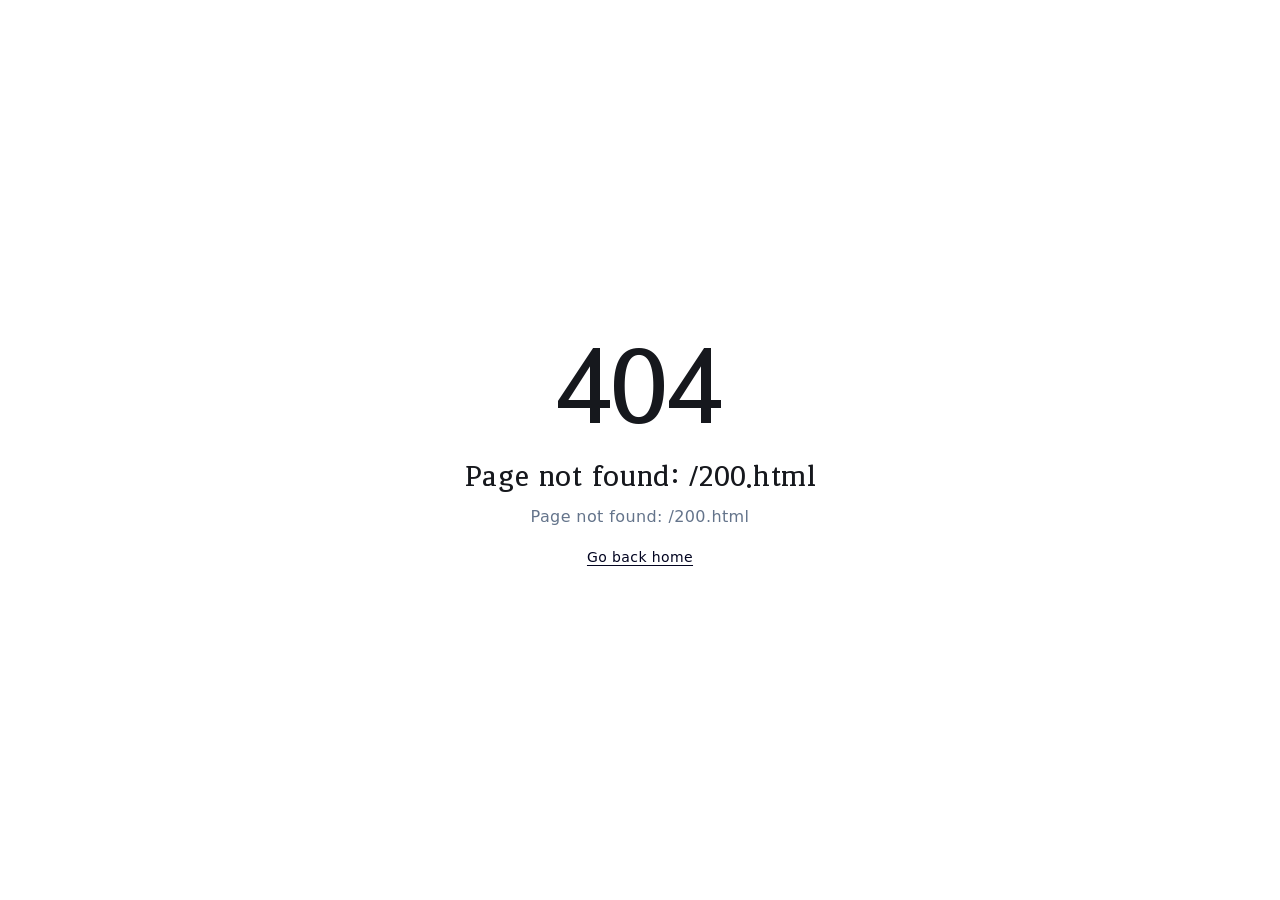
<file: 200.html>
<!DOCTYPE html><html><head><meta charset="utf-8"><meta name="viewport" content="width=device-width, initial-scale=1"><link rel="stylesheet" href="/_nuxt/entry.fjxGtEop.css" crossorigin><link rel="modulepreload" as="script" crossorigin href="/_nuxt/C93OqBN3.js"><link rel="preload" as="font" crossorigin href="/fonts/WantedSans-400.woff2"><link rel="preload" as="font" crossorigin href="/fonts/GyeonggiBatang-400.woff2"><link rel="preload" as="font" crossorigin href="/fonts/D2Coding-400.woff2"><script type="module" src="/_nuxt/C93OqBN3.js" crossorigin></script><script>"use strict";(()=>{const t=window,e=document.documentElement,c=["dark","light"],n=getStorageValue("localStorage","nuxt-color-mode")||"system";let i=n==="system"?u():n;const r=e.getAttribute("data-color-mode-forced");r&&(i=r),l(i),t["__NUXT_COLOR_MODE__"]={preference:n,value:i,getColorScheme:u,addColorScheme:l,removeColorScheme:d};function l(o){const s=""+o+"",a="";e.classList?e.classList.add(s):e.className+=" "+s,a&&e.setAttribute("data-"+a,o)}function d(o){const s=""+o+"",a="";e.classList?e.classList.remove(s):e.className=e.className.replace(new RegExp(s,"g"),""),a&&e.removeAttribute("data-"+a)}function f(o){return t.matchMedia("(prefers-color-scheme"+o+")")}function u(){if(t.matchMedia&&f("").media!=="not all"){for(const o of c)if(f(":"+o).matches)return o}return"light"}})();function getStorageValue(t,e){switch(t){case"localStorage":return window.localStorage.getItem(e);case"sessionStorage":return window.sessionStorage.getItem(e);case"cookie":return getCookie(e);default:return null}}function getCookie(t){const c=("; "+window.document.cookie).split("; "+t+"=");if(c.length===2)return c.pop()?.split(";").shift()}</script></head><body><div id="__nuxt" class="isolate"></div><div id="teleports"></div><script>window.__NUXT__={};window.__NUXT__.config={public:{},app:{baseURL:"/",buildId:"22e377fe-6163-4348-9341-04d7d53daa2f",buildAssetsDir:"/_nuxt/",cdnURL:""}}</script><script type="application/json" data-nuxt-data="nuxt-app" data-ssr="false" id="__NUXT_DATA__">[{"prerenderedAt":1,"serverRendered":2},1784717758851,false]</script></body></html>
</file>
<file: _nuxt/entry.fjxGtEop.css>
@layer properties{@supports ((-webkit-hyphens:none) and (not (margin-trim:inline))) or ((-moz-orient:inline) and (not (color:rgb(from red r g b)))){*,::backdrop,:after,:before{--tw-border-spacing-x:0;--tw-border-spacing-y:0;--tw-translate-x:0;--tw-translate-y:0;--tw-translate-z:0;--tw-scale-x:1;--tw-scale-y:1;--tw-scale-z:1;--tw-rotate-x:initial;--tw-rotate-y:initial;--tw-rotate-z:initial;--tw-skew-x:initial;--tw-skew-y:initial;--tw-space-y-reverse:0;--tw-space-x-reverse:0;--tw-divide-y-reverse:0;--tw-border-style:solid;--tw-gradient-position:initial;--tw-gradient-from:#0000;--tw-gradient-via:#0000;--tw-gradient-to:#0000;--tw-gradient-stops:initial;--tw-gradient-via-stops:initial;--tw-gradient-from-position:0%;--tw-gradient-via-position:50%;--tw-gradient-to-position:100%;--tw-font-weight:initial;--tw-tracking:initial;--tw-shadow:0 0 #0000;--tw-shadow-color:initial;--tw-shadow-alpha:100%;--tw-inset-shadow:0 0 #0000;--tw-inset-shadow-color:initial;--tw-inset-shadow-alpha:100%;--tw-ring-color:initial;--tw-ring-shadow:0 0 #0000;--tw-inset-ring-color:initial;--tw-inset-ring-shadow:0 0 #0000;--tw-ring-inset:initial;--tw-ring-offset-width:0px;--tw-ring-offset-color:#fff;--tw-ring-offset-shadow:0 0 #0000;--tw-outline-style:solid;--tw-blur:initial;--tw-brightness:initial;--tw-contrast:initial;--tw-grayscale:initial;--tw-hue-rotate:initial;--tw-invert:initial;--tw-opacity:initial;--tw-saturate:initial;--tw-sepia:initial;--tw-drop-shadow:initial;--tw-drop-shadow-color:initial;--tw-drop-shadow-alpha:100%;--tw-drop-shadow-size:initial;--tw-backdrop-blur:initial;--tw-backdrop-brightness:initial;--tw-backdrop-contrast:initial;--tw-backdrop-grayscale:initial;--tw-backdrop-hue-rotate:initial;--tw-backdrop-invert:initial;--tw-backdrop-opacity:initial;--tw-backdrop-saturate:initial;--tw-backdrop-sepia:initial;--tw-duration:initial;--tw-ease:initial;--tw-content:"";--tw-divide-x-reverse:0;--tw-leading:initial}}}@layer theme{:host,:root{--font-sans:"Wanted Sans","Apple SD Gothic Neo","Noto Sans KR",sans-serif;--font-serif:"Gyeonggi Batang",ui-serif,Georgia,serif;--font-mono:"D2Coding","SFMono-Regular",Consolas,monospace;--color-black:#000;--color-white:#fff;--spacing:.25rem;--container-xs:20rem;--container-sm:24rem;--container-md:28rem;--container-lg:32rem;--container-xl:36rem;--container-2xl:42rem;--container-3xl:48rem;--container-5xl:64rem;--text-xs:.75rem;--text-xs--line-height:1.33333;--text-sm:.875rem;--text-sm--line-height:1.42857;--text-base:1rem;--text-base--line-height:1.5;--text-lg:1.125rem;--text-lg--line-height:1.55556;--text-xl:1.25rem;--text-xl--line-height:1.4;--text-2xl:1.5rem;--text-2xl--line-height:1.33333;--text-3xl:1.875rem;--text-3xl--line-height:1.2;--text-4xl:2.25rem;--text-4xl--line-height:1.11111;--text-5xl:3rem;--text-5xl--line-height:1;--text-7xl:4.5rem;--text-7xl--line-height:1;--text-9xl:8rem;--font-weight-normal:400;--font-weight-medium:500;--font-weight-semibold:600;--font-weight-bold:700;--tracking-tight:-.025em;--tracking-normal:0em;--tracking-wider:.05em;--leading-tight:1.25;--leading-snug:1.375;--leading-normal:1.5;--ease-out:cubic-bezier(0,0,.2,1);--animate-spin:spin 1s linear infinite;--animate-pulse:pulse 2s cubic-bezier(.4,0,.6,1) infinite;--blur-lg:16px;--aspect-video:16/9;--default-transition-duration:.15s;--default-transition-timing-function:cubic-bezier(.4,0,.2,1);--default-font-family:var(--font-sans);--default-mono-font-family:var(--font-mono);--color-old-neutral-50:oklch(98.5% 0 0);--color-old-neutral-100:oklch(97% 0 0);--color-old-neutral-200:oklch(92.2% 0 0);--color-old-neutral-300:oklch(87% 0 0);--color-old-neutral-400:oklch(70.8% 0 0);--color-old-neutral-500:oklch(55.6% 0 0);--color-old-neutral-600:oklch(43.9% 0 0);--color-old-neutral-700:oklch(37.1% 0 0);--color-old-neutral-800:oklch(26.9% 0 0);--color-old-neutral-900:oklch(20.5% 0 0);--color-old-neutral-950:oklch(14.5% 0 0);--spacing-app-section:2.5rem;--color-brand-50:#eef1fc;--color-brand-100:#dee3f9;--color-brand-200:#c2cbf3;--color-brand-300:#9aa9ea;--color-brand-400:#6e82dd;--color-brand-500:#5266d2;--color-brand-600:#4054c8;--color-brand-700:#3545a8;--color-brand-800:#2e3b87;--color-brand-900:#29336c;--color-brand-950:#1a2043;--color-meok-50:#fdfaf0;--color-meok-100:#f7f4ec;--color-meok-200:#e9e7e1;--color-meok-300:#d3d4d2;--color-meok-400:#9ba0a6;--color-meok-500:#6d737f;--color-meok-600:#4d5463;--color-meok-700:#3a4050;--color-meok-800:#242932;--color-meok-900:#16181d;--color-meok-950:#060709;--color-seokganju-50:#fbf4ea;--color-seokganju-100:#f6e7db;--color-seokganju-200:#efd2c5;--color-seokganju-300:#e3b4a5;--color-seokganju-400:#d08c7b;--color-seokganju-500:#c37261;--color-seokganju-600:#b55b4b;--color-seokganju-700:#a34131;--color-seokganju-800:#902b1e;--color-seokganju-900:#801c11;--color-seokganju-950:#4b0100;--color-hwangto-50:#fdfaf0;--color-hwangto-100:#f9f2e0;--color-hwangto-200:#f3e4c4;--color-hwangto-300:#ead5a6;--color-hwangto-400:#e1c287;--color-hwangto-500:#d5ad67;--color-hwangto-600:#bf8839;--color-hwangto-700:#a36116;--color-hwangto-800:#8d4505;--color-hwangto-900:#7b3301;--color-hwangto-950:#4e0d00;--color-noerok-50:#faf9ee;--color-noerok-100:#edf1e4;--color-noerok-200:#d8e4d3;--color-noerok-300:#bed3be;--color-noerok-400:#9dbba3;--color-noerok-500:#82a88d;--color-noerok-600:#5f8b6d;--color-noerok-700:#427252;--color-noerok-800:#2d5c3d;--color-noerok-900:#1f4c2e;--color-noerok-950:#082c14}:host,:root{--ui-header-height:4rem;--ui-radius:.25rem;--ui-container:80rem}.light,:host,:root{--ui-text-dimmed:var(--ui-color-neutral-400);--ui-text-muted:var(--ui-color-neutral-500);--ui-text-toned:var(--ui-color-neutral-600);--ui-text:var(--ui-color-neutral-700);--ui-text-highlighted:var(--ui-color-neutral-900);--ui-text-inverted:#fff;--ui-bg:#fff;--ui-bg-muted:var(--ui-color-neutral-50);--ui-bg-elevated:var(--ui-color-neutral-100);--ui-bg-accented:var(--ui-color-neutral-200);--ui-bg-inverted:var(--ui-color-neutral-900);--ui-border:var(--ui-color-neutral-200);--ui-border-muted:var(--ui-color-neutral-200);--ui-border-accented:var(--ui-color-neutral-300);--ui-border-inverted:var(--ui-color-neutral-900)}.dark{--ui-text-dimmed:var(--ui-color-neutral-500);--ui-text-muted:var(--ui-color-neutral-400);--ui-text-toned:var(--ui-color-neutral-300);--ui-text:var(--ui-color-neutral-200);--ui-text-highlighted:#fff;--ui-text-inverted:var(--ui-color-neutral-900);--ui-bg:var(--ui-color-neutral-900);--ui-bg-muted:var(--ui-color-neutral-800);--ui-bg-elevated:var(--ui-color-neutral-800);--ui-bg-accented:var(--ui-color-neutral-700);--ui-bg-inverted:#fff;--ui-border:var(--ui-color-neutral-800);--ui-border-muted:var(--ui-color-neutral-700);--ui-border-accented:var(--ui-color-neutral-700);--ui-border-inverted:#fff}.light,:host,:root{--ui-primary:var(--ui-color-primary-600);--ui-error:var(--ui-color-error-600);--ui-warning:var(--ui-color-warning-600);--ui-success:var(--ui-color-success-600);--ui-radius:0;--ui-bg:var(--app-surface);--ui-bg-muted:var(--app-surface-muted);--ui-bg-elevated:var(--app-surface-elevated);--ui-bg-accented:var(--app-surface-elevated-hover);--ui-border:var(--app-border);--ui-border-accented:var(--app-border-accented)}.dark{--ui-error:var(--ui-color-error-500);--ui-warning:var(--ui-color-warning-600);--ui-success:var(--ui-color-success-600);--ui-bg:var(--app-surface);--ui-bg-muted:var(--app-surface-muted);--ui-bg-elevated:var(--app-surface-elevated);--ui-bg-accented:var(--app-surface-elevated-hover);--ui-border:var(--app-border);--ui-border-accented:var(--app-border-accented)}}@layer base{*,::backdrop,:after,:before{border:0 solid;box-sizing:border-box;margin:0;padding:0}::file-selector-button{border:0 solid;box-sizing:border-box;margin:0;padding:0}:host,html{-webkit-text-size-adjust:100%;font-family:var(--default-font-family,ui-sans-serif,system-ui,sans-serif,"Apple Color Emoji","Segoe UI Emoji","Segoe UI Symbol","Noto Color Emoji");font-feature-settings:var(--default-font-feature-settings,normal);font-variation-settings:var(--default-font-variation-settings,normal);line-height:1.5;-moz-tab-size:4;-o-tab-size:4;tab-size:4;-webkit-tap-highlight-color:transparent}hr{border-top-width:1px;color:inherit;height:0}abbr:where([title]){-webkit-text-decoration:underline dotted;text-decoration:underline dotted}h1,h2,h3,h4,h5,h6{font-size:inherit;font-weight:inherit}a{color:inherit;-webkit-text-decoration:inherit;text-decoration:inherit}b,strong{font-weight:bolder}code,kbd,pre,samp{font-family:var(--default-mono-font-family,ui-monospace,SFMono-Regular,Menlo,Monaco,Consolas,"Liberation Mono","Courier New",monospace);font-feature-settings:var(--default-mono-font-feature-settings,normal);font-size:1em;font-variation-settings:var(--default-mono-font-variation-settings,normal)}small{font-size:80%}sub,sup{font-size:75%;line-height:0;position:relative;vertical-align:baseline}sub{bottom:-.25em}sup{top:-.5em}table{border-collapse:collapse;border-color:inherit;text-indent:0}:-moz-focusring{outline:auto}progress{vertical-align:baseline}summary{display:list-item}menu,ol,ul{list-style:none}audio,canvas,embed,iframe,img,object,svg,video{display:block;vertical-align:middle}img,video{height:auto;max-width:100%}button,input,optgroup,select,textarea{background-color:#0000;border-radius:0;color:inherit;font:inherit;font-feature-settings:inherit;font-variation-settings:inherit;letter-spacing:inherit;opacity:1}::file-selector-button{background-color:#0000;border-radius:0;color:inherit;font:inherit;font-feature-settings:inherit;font-variation-settings:inherit;letter-spacing:inherit;opacity:1}:where(select:is([multiple],[size])) optgroup{font-weight:bolder}:where(select:is([multiple],[size])) optgroup option{padding-inline-start:20px}::file-selector-button{margin-inline-end:4px}::-moz-placeholder{opacity:1}::placeholder{opacity:1}@supports (not (-webkit-appearance:-apple-pay-button)) or (contain-intrinsic-size:1px){::-moz-placeholder{color:currentColor}::placeholder{color:currentColor}@supports (color:color-mix(in lab,red,red)){::-moz-placeholder{color:color-mix(in oklab,currentcolor 50%,transparent)}::placeholder{color:color-mix(in oklab,currentcolor 50%,transparent)}}}textarea{resize:vertical}::-webkit-search-decoration{-webkit-appearance:none}::-webkit-date-and-time-value{min-height:1lh;text-align:inherit}::-webkit-datetime-edit{display:inline-flex}::-webkit-datetime-edit-fields-wrapper{padding:0}::-webkit-datetime-edit,::-webkit-datetime-edit-year-field{padding-block:0}::-webkit-datetime-edit-day-field,::-webkit-datetime-edit-month-field{padding-block:0}::-webkit-datetime-edit-hour-field,::-webkit-datetime-edit-minute-field{padding-block:0}::-webkit-datetime-edit-millisecond-field,::-webkit-datetime-edit-second-field{padding-block:0}::-webkit-datetime-edit-meridiem-field{padding-block:0}::-webkit-calendar-picker-indicator{line-height:1}:-moz-ui-invalid{box-shadow:none}button,input:where([type=button],[type=reset],[type=submit]){-webkit-appearance:button;-moz-appearance:button;appearance:button}::file-selector-button{-webkit-appearance:button;-moz-appearance:button;appearance:button}::-webkit-inner-spin-button,::-webkit-outer-spin-button{height:auto}[hidden]:where(:not([hidden=until-found])){display:none!important}body{-webkit-font-smoothing:antialiased;-moz-osx-font-smoothing:grayscale;color-scheme:light}body:where(.dark,.dark *){color-scheme:dark}:root{--app-surface:var(--ui-color-neutral-50);--app-surface-muted:var(--ui-color-neutral-100);--app-surface-elevated:var(--ui-color-neutral-200);--app-surface-elevated-hover:var(--ui-color-neutral-300);--app-border:var(--ui-color-neutral-200);--app-border-accented:var(--ui-color-neutral-300)}.dark{--app-surface:var(--ui-color-neutral-950);--app-surface-muted:var(--ui-color-neutral-900);--app-surface-elevated:var(--ui-color-neutral-800);--app-surface-elevated-hover:var(--ui-color-neutral-700);--app-border:var(--ui-color-neutral-700);--app-border-accented:var(--ui-color-neutral-600)}h1:where(:not([data-slot])){font-family:var(--font-serif);font-size:var(--text-4xl);line-height:var(--tw-leading,var(--text-4xl--line-height));--tw-font-weight:var(--font-weight-bold);color:var(--ui-text-highlighted);font-weight:var(--font-weight-bold)}h2:where(:not([data-slot])){font-family:var(--font-serif);font-size:var(--text-3xl);line-height:var(--tw-leading,var(--text-3xl--line-height));--tw-font-weight:var(--font-weight-bold);color:var(--ui-text-highlighted);font-weight:var(--font-weight-bold)}h3:where(:not([data-slot])){font-family:var(--font-serif);font-size:var(--text-2xl);line-height:var(--tw-leading,var(--text-2xl--line-height));--tw-font-weight:var(--font-weight-bold);color:var(--ui-text-highlighted);font-weight:var(--font-weight-bold)}h4:where(:not([data-slot])){font-size:var(--text-xl);line-height:var(--tw-leading,var(--text-xl--line-height));--tw-font-weight:var(--font-weight-medium);color:var(--ui-text-highlighted);font-weight:var(--font-weight-medium)}p:where(:not([data-slot])){font-size:var(--text-base);line-height:var(--tw-leading,var(--text-base--line-height));--tw-leading:calc(var(--spacing)*7);color:var(--ui-text-muted);line-height:calc(var(--spacing)*7)}small:where(:not([data-slot])){color:var(--ui-text-dimmed);font-size:var(--text-sm);line-height:var(--tw-leading,var(--text-sm--line-height))}body,html{overflow-x:clip}body{background-color:var(--ui-bg);color:var(--ui-text);word-break:keep-all}@media(prefers-reduced-motion:no-preference){html{scroll-behavior:smooth}}}@layer components;@layer utilities{.pointer-events-auto{pointer-events:auto}.pointer-events-none{pointer-events:none}.collapse{visibility:collapse}.invisible{visibility:hidden}.visible{visibility:visible}.sr-only{border-width:0;clip-path:inset(50%);height:1px;margin:-1px;overflow:hidden;padding:0;position:absolute;white-space:nowrap;width:1px}.\!relative{position:relative!important}.absolute{position:absolute}.fixed{position:fixed}.relative{position:relative}.static{position:static}.sticky{position:sticky}.\!inset-auto{inset:auto!important}.inset-0{inset:calc(var(--spacing)*0)}.inset-x-0{inset-inline:calc(var(--spacing)*0)}.inset-x-1{inset-inline:calc(var(--spacing)*1)}.inset-x-4{inset-inline:calc(var(--spacing)*4)}.inset-y-0{inset-block:calc(var(--spacing)*0)}.inset-y-1{inset-block:calc(var(--spacing)*1)}.inset-y-1\.5{inset-block:calc(var(--spacing)*1.5)}.inset-y-2{inset-block:calc(var(--spacing)*2)}.inset-y-3{inset-block:calc(var(--spacing)*3)}.inset-y-4{inset-block:calc(var(--spacing)*4)}.-start-px{inset-inline-start:-1px}.start{inset-inline-start:var(--spacing)}.start-0{inset-inline-start:calc(var(--spacing)*0)}.start-4{inset-inline-start:calc(var(--spacing)*4)}.start-32{inset-inline-start:calc(var(--spacing)*32)}.start-\[calc\(--spacing\(4\)-1px\)\]{inset-inline-start:calc(var(--spacing)*4 - 1px)}.start-\[calc\(50\%\+16px\)\]{inset-inline-start:calc(50% + 16px)}.start-\[calc\(50\%\+20px\)\]{inset-inline-start:calc(50% + 20px)}.start-\[calc\(50\%\+28px\)\]{inset-inline-start:calc(50% + 28px)}.start-\[calc\(50\%\+32px\)\]{inset-inline-start:calc(50% + 32px)}.start-\[calc\(50\%\+36px\)\]{inset-inline-start:calc(50% + 36px)}.start-\[calc\(50\%-1px\)\]{inset-inline-start:calc(50% - 1px)}.-end-1\.5{inset-inline-end:calc(var(--spacing)*-1.5)}.end{inset-inline-end:var(--spacing)}.end-0{inset-inline-end:calc(var(--spacing)*0)}.end-4{inset-inline-end:calc(var(--spacing)*4)}.end-\[calc\(-50\%\+16px\)\]{inset-inline-end:calc(16px - 50%)}.end-\[calc\(-50\%\+20px\)\]{inset-inline-end:calc(20px - 50%)}.end-\[calc\(-50\%\+28px\)\]{inset-inline-end:calc(28px - 50%)}.end-\[calc\(-50\%\+32px\)\]{inset-inline-end:calc(32px - 50%)}.end-\[calc\(-50\%\+36px\)\]{inset-inline-end:calc(36px - 50%)}.-top-1\.5{top:calc(var(--spacing)*-1.5)}.-top-8{top:calc(var(--spacing)*-8)}.top-0{top:calc(var(--spacing)*0)}.top-1\/2{top:50%}.top-4{top:calc(var(--spacing)*4)}.top-24{top:calc(var(--spacing)*24)}.top-\[2\.125rem\]{top:2.125rem}.top-\[30px\]{top:30px}.top-\[38px\]{top:38px}.top-\[46px\]{top:46px}.top-\[50\%\]{top:50%}.top-\[54px\]{top:54px}.top-\[62px\]{top:62px}.top-\[86\%\]{top:86%}.top-\[calc\(50\%-2px\)\]{top:calc(50% - 2px)}.top-full{top:100%}.right-0{right:calc(var(--spacing)*0)}.right-1\/2{right:50%}.right-4{right:calc(var(--spacing)*4)}.-bottom-7{bottom:calc(var(--spacing)*-7)}.-bottom-\[10px\]{bottom:-10px}.-bottom-px{bottom:-1px}.bottom-0{bottom:calc(var(--spacing)*0)}.bottom-4{bottom:calc(var(--spacing)*4)}.-left-6{left:calc(var(--spacing)*-6)}.left-\(--reka-navigation-menu-viewport-left\){left:var(--reka-navigation-menu-viewport-left)}.left-0{left:calc(var(--spacing)*0)}.left-1\/2{left:50%}.left-1\/4{left:25%}.left-3\/4{left:75%}.left-4{left:calc(var(--spacing)*4)}.left-6\.5{left:calc(var(--spacing)*6.5)}.left-11{left:calc(var(--spacing)*11)}.isolate{isolation:isolate}.\!z-auto{z-index:auto!important}.z-\(--index\){z-index:var(--index)}.z-1{z-index:1}.z-2{z-index:2}.z-10{z-index:10}.z-20{z-index:20}.z-50{z-index:50}.z-\[1\]{z-index:1}.z-\[100\]{z-index:100}.order-first{order:-9999}.order-last{order:9999}.col-start-1{grid-column-start:1}.row-start-1{grid-row-start:1}.container{width:100%}@media(min-width:40rem){.container{max-width:40rem}}@media(min-width:48rem){.container{max-width:48rem}}@media(min-width:64rem){.container{max-width:64rem}}@media(min-width:80rem){.container{max-width:80rem}}@media(min-width:96rem){.container{max-width:96rem}}.-m-px{margin:-1px}.m-0\.5{margin:calc(var(--spacing)*.5)}.-mx-1{margin-inline:calc(var(--spacing)*-1)}.-mx-4{margin-inline:calc(var(--spacing)*-4)}.mx-2{margin-inline:calc(var(--spacing)*2)}.mx-3{margin-inline:calc(var(--spacing)*3)}.mx-4{margin-inline:calc(var(--spacing)*4)}.mx-6{margin-inline:calc(var(--spacing)*6)}.mx-auto{margin-inline:auto}.my-1{margin-block:calc(var(--spacing)*1)}.my-2{margin-block:calc(var(--spacing)*2)}.my-5{margin-block:calc(var(--spacing)*5)}.my-6{margin-block:calc(var(--spacing)*6)}.-ms-1\.5{margin-inline-start:calc(var(--spacing)*-1.5)}.-ms-4{margin-inline-start:calc(var(--spacing)*-4)}.-ms-\[8\.5px\]{margin-inline-start:-8.5px}.-ms-px{margin-inline-start:-1px}.ms-1{margin-inline-start:calc(var(--spacing)*1)}.ms-2{margin-inline-start:calc(var(--spacing)*2)}.ms-4{margin-inline-start:calc(var(--spacing)*4)}.ms-4\.5{margin-inline-start:calc(var(--spacing)*4.5)}.ms-5{margin-inline-start:calc(var(--spacing)*5)}.ms-5\.5{margin-inline-start:calc(var(--spacing)*5.5)}.ms-6{margin-inline-start:calc(var(--spacing)*6)}.ms-auto{margin-inline-start:auto}.-me-0\.5{margin-inline-end:calc(var(--spacing)*-.5)}.-me-1{margin-inline-end:calc(var(--spacing)*-1)}.-me-1\.5{margin-inline-end:calc(var(--spacing)*-1.5)}.-me-2{margin-inline-end:calc(var(--spacing)*-2)}.me-1\.5{margin-inline-end:calc(var(--spacing)*1.5)}.me-2{margin-inline-end:calc(var(--spacing)*2)}.-mt-0\.5{margin-top:calc(var(--spacing)*-.5)}.-mt-4{margin-top:calc(var(--spacing)*-4)}.-mt-8{margin-top:calc(var(--spacing)*-8)}.mt-0\.5{margin-top:calc(var(--spacing)*.5)}.mt-1{margin-top:calc(var(--spacing)*1)}.mt-1\.5{margin-top:calc(var(--spacing)*1.5)}.mt-2{margin-top:calc(var(--spacing)*2)}.mt-2\.5{margin-top:calc(var(--spacing)*2.5)}.mt-3{margin-top:calc(var(--spacing)*3)}.mt-3\.5{margin-top:calc(var(--spacing)*3.5)}.mt-4{margin-top:calc(var(--spacing)*4)}.mt-5{margin-top:calc(var(--spacing)*5)}.mt-6{margin-top:calc(var(--spacing)*6)}.mt-8{margin-top:calc(var(--spacing)*8)}.mt-10{margin-top:calc(var(--spacing)*10)}.mt-12{margin-top:calc(var(--spacing)*12)}.mt-16{margin-top:calc(var(--spacing)*16)}.mt-24{margin-top:calc(var(--spacing)*24)}.mt-auto{margin-top:auto}.\!mr-4{margin-right:calc(var(--spacing)*4)!important}.-mb-px{margin-bottom:-1px}.mb-1{margin-bottom:calc(var(--spacing)*1)}.mb-1\.5{margin-bottom:calc(var(--spacing)*1.5)}.mb-2{margin-bottom:calc(var(--spacing)*2)}.mb-2\.5{margin-bottom:calc(var(--spacing)*2.5)}.mb-3{margin-bottom:calc(var(--spacing)*3)}.mb-4{margin-bottom:calc(var(--spacing)*4)}.mb-6{margin-bottom:calc(var(--spacing)*6)}.mb-10{margin-bottom:calc(var(--spacing)*10)}.mb-24{margin-bottom:calc(var(--spacing)*24)}.mb-auto{margin-bottom:auto}.\!ml-4{margin-left:calc(var(--spacing)*4)!important}.\!flex{display:flex!important}.block{display:block}.flex{display:flex}.grid{display:grid}.hidden{display:none}.inline{display:inline}.inline-block{display:inline-block}.inline-flex{display:inline-flex}.table{display:table}.aspect-\[16\/9\]{aspect-ratio:16/9}.aspect-square{aspect-ratio:1}.aspect-video{aspect-ratio:var(--aspect-video)}.size-2{height:calc(var(--spacing)*2);width:calc(var(--spacing)*2)}.size-2\.5{height:calc(var(--spacing)*2.5);width:calc(var(--spacing)*2.5)}.size-3{height:calc(var(--spacing)*3);width:calc(var(--spacing)*3)}.size-3\.5{height:calc(var(--spacing)*3.5);width:calc(var(--spacing)*3.5)}.size-4{height:calc(var(--spacing)*4);width:calc(var(--spacing)*4)}.size-4\.5{height:calc(var(--spacing)*4.5);width:calc(var(--spacing)*4.5)}.size-5{height:calc(var(--spacing)*5);width:calc(var(--spacing)*5)}.size-6{height:calc(var(--spacing)*6);width:calc(var(--spacing)*6)}.size-7{height:calc(var(--spacing)*7);width:calc(var(--spacing)*7)}.size-8{height:calc(var(--spacing)*8);width:calc(var(--spacing)*8)}.size-9{height:calc(var(--spacing)*9);width:calc(var(--spacing)*9)}.size-10{height:calc(var(--spacing)*10);width:calc(var(--spacing)*10)}.size-10\/12{height:83.3333%;width:83.3333%}.size-11{height:calc(var(--spacing)*11);width:calc(var(--spacing)*11)}.size-12{height:calc(var(--spacing)*12);width:calc(var(--spacing)*12)}.size-14{height:calc(var(--spacing)*14);width:calc(var(--spacing)*14)}.size-full{height:100%;width:100%}.\!h-1\.5{height:calc(var(--spacing)*1.5)!important}.\!h-12{height:calc(var(--spacing)*12)!important}.\!h-full{height:100%!important}.h-\(--reka-navigation-menu-viewport-height\){height:var(--reka-navigation-menu-viewport-height)}.h-\(--reka-tabs-indicator-size\){height:var(--reka-tabs-indicator-size)}.h-\(--ui-header-height\){height:var(--ui-header-height)}.h-0\.5{height:calc(var(--spacing)*.5)}.h-1{height:calc(var(--spacing)*1)}.h-2{height:calc(var(--spacing)*2)}.h-2\.5{height:calc(var(--spacing)*2.5)}.h-3{height:calc(var(--spacing)*3)}.h-4{height:calc(var(--spacing)*4)}.h-5{height:calc(var(--spacing)*5)}.h-6{height:calc(var(--spacing)*6)}.h-8{height:calc(var(--spacing)*8)}.h-10{height:calc(var(--spacing)*10)}.h-12{height:calc(var(--spacing)*12)}.h-16{height:calc(var(--spacing)*16)}.h-20{height:calc(var(--spacing)*20)}.h-24{height:calc(var(--spacing)*24)}.h-28{height:calc(var(--spacing)*28)}.h-32{height:calc(var(--spacing)*32)}.h-36{height:calc(var(--spacing)*36)}.h-38{height:calc(var(--spacing)*38)}.h-40{height:calc(var(--spacing)*40)}.h-42{height:calc(var(--spacing)*42)}.h-44{height:calc(var(--spacing)*44)}.h-46{height:calc(var(--spacing)*46)}.h-80{height:calc(var(--spacing)*80)}.h-\[4px\]{height:4px}.h-\[5px\]{height:5px}.h-\[6px\]{height:6px}.h-\[7px\]{height:7px}.h-\[8px\]{height:8px}.h-\[9px\]{height:9px}.h-\[10px\]{height:10px}.h-\[11px\]{height:11px}.h-\[12px\]{height:12px}.h-\[24rem\]{height:24rem}.h-\[28rem\]{height:28rem}.h-\[32rem\]{height:32rem}.h-\[fit-content\]{height:-moz-fit-content;height:fit-content}.h-auto{height:auto}.h-fit{height:-moz-fit-content;height:fit-content}.h-full{height:100%}.h-px{height:1px}.h-svh{height:100svh}.max-h-48{max-height:calc(var(--spacing)*48)}.max-h-60{max-height:calc(var(--spacing)*60)}.max-h-96{max-height:calc(var(--spacing)*96)}.max-h-\[70vh\]{max-height:70vh}.max-h-\[96\%\]{max-height:96%}.max-h-\[200px\]{max-height:200px}.max-h-\[calc\(100\%-2rem\)\]{max-height:calc(100% - 2rem)}.max-h-\[calc\(100dvh-2rem\)\]{max-height:calc(100dvh - 2rem)}.max-h-full{max-height:100%}.min-h-\(--ui-header-height\){min-height:var(--ui-header-height)}.min-h-0{min-height:calc(var(--spacing)*0)}.min-h-6{min-height:calc(var(--spacing)*6)}.min-h-8{min-height:calc(var(--spacing)*8)}.min-h-12{min-height:calc(var(--spacing)*12)}.min-h-24{min-height:calc(var(--spacing)*24)}.min-h-28{min-height:calc(var(--spacing)*28)}.min-h-32{min-height:calc(var(--spacing)*32)}.min-h-64{min-height:calc(var(--spacing)*64)}.min-h-80{min-height:calc(var(--spacing)*80)}.min-h-\[49px\]{min-height:49px}.min-h-\[calc\(100svh-4\.5rem\)\]{min-height:calc(100svh - 4.5rem)}.min-h-\[calc\(100vh-var\(--ui-header-height\)\)\]{min-height:calc(100vh - var(--ui-header-height))}.min-h-fit{min-height:-moz-fit-content;min-height:fit-content}.min-h-svh{min-height:100svh}.\!w-1\.5{width:calc(var(--spacing)*1.5)!important}.\!w-12{width:calc(var(--spacing)*12)!important}.\!w-full{width:100%!important}.w-\(--reka-combobox-trigger-width\){width:var(--reka-combobox-trigger-width)}.w-\(--reka-navigation-menu-indicator-size\){width:var(--reka-navigation-menu-indicator-size)}.w-\(--reka-select-trigger-width\){width:var(--reka-select-trigger-width)}.w-\(--reka-tabs-indicator-size\){width:var(--reka-tabs-indicator-size)}.w-\(--sidebar-width\){width:var(--sidebar-width)}.w-\(--width\){width:var(--width)}.w-0{width:calc(var(--spacing)*0)}.w-0\.5{width:calc(var(--spacing)*.5)}.w-1{width:calc(var(--spacing)*1)}.w-1\/2{width:50%}.w-2{width:calc(var(--spacing)*2)}.w-2\/3{width:66.6667%}.w-3{width:calc(var(--spacing)*3)}.w-4{width:calc(var(--spacing)*4)}.w-5{width:calc(var(--spacing)*5)}.w-7{width:calc(var(--spacing)*7)}.w-8{width:calc(var(--spacing)*8)}.w-9{width:calc(var(--spacing)*9)}.w-10{width:calc(var(--spacing)*10)}.w-11{width:calc(var(--spacing)*11)}.w-24{width:calc(var(--spacing)*24)}.w-32{width:calc(var(--spacing)*32)}.w-36{width:calc(var(--spacing)*36)}.w-38{width:calc(var(--spacing)*38)}.w-40{width:calc(var(--spacing)*40)}.w-42{width:calc(var(--spacing)*42)}.w-44{width:calc(var(--spacing)*44)}.w-46{width:calc(var(--spacing)*46)}.w-60{width:calc(var(--spacing)*60)}.w-64{width:calc(var(--spacing)*64)}.w-\[6px\]{width:6px}.w-\[7px\]{width:7px}.w-\[8px\]{width:8px}.w-\[9px\]{width:9px}.w-\[10px\]{width:10px}.w-\[calc\(100\%-2rem\)\]{width:calc(100% - 2rem)}.w-\[calc\(100vw-2rem\)\]{width:calc(100vw - 2rem)}.w-auto{width:auto}.w-full{width:100%}.w-px{width:1px}.max-w-\(--ui-container\){max-width:var(--ui-container)}.max-w-2xl{max-width:var(--container-2xl)}.max-w-3xl{max-width:var(--container-3xl)}.max-w-5xl{max-width:var(--container-5xl)}.max-w-60{max-width:calc(var(--spacing)*60)}.max-w-\[75\%\]{max-width:75%}.max-w-\[calc\(100\%-2rem\)\]{max-width:calc(100% - 2rem)}.max-w-lg{max-width:var(--container-lg)}.max-w-md{max-width:var(--container-md)}.max-w-sm{max-width:var(--container-sm)}.max-w-xl{max-width:var(--container-xl)}.min-w-0{min-width:calc(var(--spacing)*0)}.min-w-5{min-width:calc(var(--spacing)*5)}.min-w-6{min-width:calc(var(--spacing)*6)}.min-w-16{min-width:calc(var(--spacing)*16)}.min-w-24{min-width:calc(var(--spacing)*24)}.min-w-32{min-width:calc(var(--spacing)*32)}.min-w-48{min-width:calc(var(--spacing)*48)}.min-w-\[4px\]{min-width:4px}.min-w-\[5px\]{min-width:5px}.min-w-\[6px\]{min-width:6px}.min-w-\[7px\]{min-width:7px}.min-w-\[8px\]{min-width:8px}.min-w-\[9px\]{min-width:9px}.min-w-\[10px\]{min-width:10px}.min-w-\[11px\]{min-width:11px}.min-w-\[12px\]{min-width:12px}.min-w-\[16px\]{min-width:16px}.min-w-\[20px\]{min-width:20px}.min-w-\[24px\]{min-width:24px}.min-w-fit{min-width:-moz-fit-content;min-width:fit-content}.min-w-full{min-width:100%}.min-w-max{min-width:-moz-max-content;min-width:max-content}.flex-1{flex:1}.shrink-0{flex-shrink:0}.grow{flex-grow:1}.grow-0{flex-grow:0}.basis-full{flex-basis:100%}.table-fixed{table-layout:fixed}.border-collapse{border-collapse:collapse}.border-separate{border-collapse:separate}.border-spacing-x-0{--tw-border-spacing-x:calc(var(--spacing)*0);border-spacing:var(--tw-border-spacing-x) var(--tw-border-spacing-y)}.origin-\(--reka-combobox-content-transform-origin\){transform-origin:var(--reka-combobox-content-transform-origin)}.origin-\(--reka-context-menu-content-transform-origin\){transform-origin:var(--reka-context-menu-content-transform-origin)}.origin-\(--reka-dropdown-menu-content-transform-origin\){transform-origin:var(--reka-dropdown-menu-content-transform-origin)}.origin-\(--reka-popover-content-transform-origin\){transform-origin:var(--reka-popover-content-transform-origin)}.origin-\(--reka-select-content-transform-origin\){transform-origin:var(--reka-select-content-transform-origin)}.origin-\(--reka-tooltip-content-transform-origin\){transform-origin:var(--reka-tooltip-content-transform-origin)}.origin-\[top_center\]{transform-origin:top}.-translate-x-1\/2{--tw-translate-x:-50%}.-translate-x-1\/2,.-translate-x-\[4px\]{translate:var(--tw-translate-x) var(--tw-translate-y)}.-translate-x-\[4px\]{--tw-translate-x:-4px}.-translate-x-\[calc\(50\%\+0\.5px\)\]{--tw-translate-x: calc(-50% - .5px) ;translate:var(--tw-translate-x) var(--tw-translate-y)}.translate-x-\(--reka-navigation-menu-indicator-position\){--tw-translate-x:var(--reka-navigation-menu-indicator-position);translate:var(--tw-translate-x) var(--tw-translate-y)}.translate-x-\(--reka-tabs-indicator-position\){--tw-translate-x:var(--reka-tabs-indicator-position);translate:var(--tw-translate-x) var(--tw-translate-y)}.translate-x-1\/2{--tw-translate-x:50%}.-translate-y-1\/2,.translate-x-1\/2{translate:var(--tw-translate-x) var(--tw-translate-y)}.-translate-y-1\/2{--tw-translate-y:-50%}.-translate-y-\[calc\(50\%-0\.5px\)\]{--tw-translate-y: calc(-50% + .5px) ;translate:var(--tw-translate-x) var(--tw-translate-y)}.translate-y-\(--reka-tabs-indicator-position\){--tw-translate-y:var(--reka-tabs-indicator-position);translate:var(--tw-translate-x) var(--tw-translate-y)}.translate-y-1\/2{--tw-translate-y:50%;translate:var(--tw-translate-x) var(--tw-translate-y)}.translate-y-\[calc\(50\%\+0\.5px\)\]{--tw-translate-y: calc(50% + .5px) ;translate:var(--tw-translate-x) var(--tw-translate-y)}.scale-80{--tw-scale-x:80%;--tw-scale-y:80%;--tw-scale-z:80%;scale:var(--tw-scale-x) var(--tw-scale-y)}.rotate-45{rotate:45deg}.rotate-90{rotate:90deg}.transform{transform:var(--tw-rotate-x,) var(--tw-rotate-y,) var(--tw-rotate-z,) var(--tw-skew-x,) var(--tw-skew-y,)}.transform-\(--transform\){transform:var(--transform)}.animate-\[marquee-vertical_var\(--duration\)_linear_infinite\]{animation:marquee-vertical var(--duration) linear infinite}.animate-\[marquee_var\(--duration\)_linear_infinite\]{animation:marquee var(--duration) linear infinite}.animate-\[shimmer_var\(--duration\)_linear_infinite\]{animation:shimmer var(--duration) linear infinite}.animate-pulse{animation:var(--animate-pulse)}.animate-spin{animation:var(--animate-spin)}.cursor-e-resize{cursor:e-resize}.cursor-ew-resize{cursor:ew-resize}.cursor-grab{cursor:grab}.cursor-not-allowed{cursor:not-allowed}.cursor-pointer{cursor:pointer}.cursor-w-resize{cursor:w-resize}.touch-none{touch-action:none}.resize{resize:both}.resize-none{resize:none}.scroll-mt-3{scroll-margin-top:calc(var(--spacing)*3)}.scroll-mt-4{scroll-margin-top:calc(var(--spacing)*4)}.scroll-mt-20{scroll-margin-top:calc(var(--spacing)*20)}.scroll-mt-24{scroll-margin-top:calc(var(--spacing)*24)}.scroll-py-1{scroll-padding-block:calc(var(--spacing)*1)}.appearance-none{-webkit-appearance:none;-moz-appearance:none;appearance:none}.auto-cols-fr{grid-auto-columns:minmax(0,1fr)}.grid-flow-col{grid-auto-flow:column}.grid-cols-1{grid-template-columns:repeat(1,minmax(0,1fr))}.grid-cols-2{grid-template-columns:repeat(2,minmax(0,1fr))}.grid-cols-7{grid-template-columns:repeat(7,minmax(0,1fr))}.grid-cols-8{grid-template-columns:repeat(8,minmax(0,1fr))}.flex-col{flex-direction:column}.flex-col-reverse{flex-direction:column-reverse}.flex-row{flex-direction:row}.flex-row-reverse{flex-direction:row-reverse}.flex-wrap{flex-wrap:wrap}.place-items-baseline{place-items:baseline}.place-items-center{place-items:center}.content-center{align-content:center}.items-baseline{align-items:baseline}.items-center{align-items:center}.items-end{align-items:flex-end}.items-start{align-items:flex-start}.items-stretch{align-items:stretch}.justify-around{justify-content:space-around}.justify-between{justify-content:space-between}.justify-center{justify-content:center}.justify-end{justify-content:flex-end}.justify-start{justify-content:flex-start}.gap-\(--gap\){gap:var(--gap)}.gap-0{gap:calc(var(--spacing)*0)}.gap-0\.5{gap:calc(var(--spacing)*.5)}.gap-0\.25{gap:calc(var(--spacing)*.25)}.gap-0\.75{gap:calc(var(--spacing)*.75)}.gap-1{gap:calc(var(--spacing)*1)}.gap-1\.5{gap:calc(var(--spacing)*1.5)}.gap-2{gap:calc(var(--spacing)*2)}.gap-2\.5{gap:calc(var(--spacing)*2.5)}.gap-3{gap:calc(var(--spacing)*3)}.gap-3\.5{gap:calc(var(--spacing)*3.5)}.gap-4{gap:calc(var(--spacing)*4)}.gap-5{gap:calc(var(--spacing)*5)}.gap-6{gap:calc(var(--spacing)*6)}.gap-8{gap:calc(var(--spacing)*8)}.gap-10{gap:calc(var(--spacing)*10)}.gap-16{gap:calc(var(--spacing)*16)}:where(.-space-y-px>:not(:last-child)){--tw-space-y-reverse:0;margin-block-end:calc(-1px*(1 - var(--tw-space-y-reverse)));margin-block-start:calc(-1px*var(--tw-space-y-reverse))}:where(.space-y-1>:not(:last-child)){--tw-space-y-reverse:0;margin-block-end:calc(var(--spacing)*1*(1 - var(--tw-space-y-reverse)));margin-block-start:calc(var(--spacing)*1*var(--tw-space-y-reverse))}:where(.space-y-2>:not(:last-child)){--tw-space-y-reverse:0;margin-block-end:calc(var(--spacing)*2*(1 - var(--tw-space-y-reverse)));margin-block-start:calc(var(--spacing)*2*var(--tw-space-y-reverse))}:where(.space-y-3>:not(:last-child)){--tw-space-y-reverse:0;margin-block-end:calc(var(--spacing)*3*(1 - var(--tw-space-y-reverse)));margin-block-start:calc(var(--spacing)*3*var(--tw-space-y-reverse))}:where(.space-y-4>:not(:last-child)){--tw-space-y-reverse:0;margin-block-end:calc(var(--spacing)*4*(1 - var(--tw-space-y-reverse)));margin-block-start:calc(var(--spacing)*4*var(--tw-space-y-reverse))}:where(.space-y-5>:not(:last-child)){--tw-space-y-reverse:0;margin-block-end:calc(var(--spacing)*5*(1 - var(--tw-space-y-reverse)));margin-block-start:calc(var(--spacing)*5*var(--tw-space-y-reverse))}:where(.space-y-6>:not(:last-child)){--tw-space-y-reverse:0;margin-block-end:calc(var(--spacing)*6*(1 - var(--tw-space-y-reverse)));margin-block-start:calc(var(--spacing)*6*var(--tw-space-y-reverse))}:where(.space-y-8>:not(:last-child)){--tw-space-y-reverse:0;margin-block-end:calc(var(--spacing)*8*(1 - var(--tw-space-y-reverse)));margin-block-start:calc(var(--spacing)*8*var(--tw-space-y-reverse))}:where(.space-y-10>:not(:last-child)){--tw-space-y-reverse:0;margin-block-end:calc(var(--spacing)*10*(1 - var(--tw-space-y-reverse)));margin-block-start:calc(var(--spacing)*10*var(--tw-space-y-reverse))}:where(.space-y-12>:not(:last-child)){--tw-space-y-reverse:0;margin-block-end:calc(var(--spacing)*12*(1 - var(--tw-space-y-reverse)));margin-block-start:calc(var(--spacing)*12*var(--tw-space-y-reverse))}.gap-x-1\.5{-moz-column-gap:calc(var(--spacing)*1.5);column-gap:calc(var(--spacing)*1.5)}.gap-x-2{-moz-column-gap:calc(var(--spacing)*2);column-gap:calc(var(--spacing)*2)}.gap-x-3{-moz-column-gap:calc(var(--spacing)*3);column-gap:calc(var(--spacing)*3)}.gap-x-4{-moz-column-gap:calc(var(--spacing)*4);column-gap:calc(var(--spacing)*4)}.gap-x-6{-moz-column-gap:calc(var(--spacing)*6);column-gap:calc(var(--spacing)*6)}.gap-x-8{-moz-column-gap:calc(var(--spacing)*8);column-gap:calc(var(--spacing)*8)}:where(.-space-x-px>:not(:last-child)){--tw-space-x-reverse:0;margin-inline-end:calc(-1px*(1 - var(--tw-space-x-reverse)));margin-inline-start:calc(-1px*var(--tw-space-x-reverse))}:where(.space-x-1>:not(:last-child)){--tw-space-x-reverse:0;margin-inline-end:calc(var(--spacing)*1*(1 - var(--tw-space-x-reverse)));margin-inline-start:calc(var(--spacing)*1*var(--tw-space-x-reverse))}.gap-y-0\.5{row-gap:calc(var(--spacing)*.5)}.gap-y-1{row-gap:calc(var(--spacing)*1)}.gap-y-1\.5{row-gap:calc(var(--spacing)*1.5)}.gap-y-3{row-gap:calc(var(--spacing)*3)}.gap-y-4{row-gap:calc(var(--spacing)*4)}.gap-y-6{row-gap:calc(var(--spacing)*6)}.gap-y-8{row-gap:calc(var(--spacing)*8)}:where(.divide-y>:not(:last-child)){--tw-divide-y-reverse:0;border-bottom-style:var(--tw-border-style);border-bottom-width:calc(1px*(1 - var(--tw-divide-y-reverse)));border-top-style:var(--tw-border-style);border-top-width:calc(1px*var(--tw-divide-y-reverse))}:where(.divide-accented>:not(:last-child)){border-color:var(--ui-border-accented)}:where(.divide-default>:not(:last-child)){border-color:var(--ui-border)}:where(.divide-transparent>:not(:last-child)){border-color:#0000}.self-center{align-self:center}.self-end{align-self:flex-end}.self-start{align-self:flex-start}.self-stretch{align-self:stretch}.truncate{overflow:hidden;text-overflow:ellipsis;white-space:nowrap}.overflow-auto{overflow:auto}.overflow-clip{overflow:clip}.overflow-hidden{overflow:hidden}.overflow-x-auto{overflow-x:auto}.overflow-x-hidden{overflow-x:hidden}.overflow-y-auto{overflow-y:auto}.overflow-y-hidden{overflow-y:hidden}.rounded{border-radius:.25rem}.rounded-\[inherit\]{border-radius:inherit}.rounded-full{border-radius:3.40282e+38px}.rounded-lg{border-radius:calc(var(--ui-radius)*2)}.rounded-md{border-radius:calc(var(--ui-radius)*1.5)}.rounded-sm{border-radius:var(--ui-radius)}.rounded-xl{border-radius:calc(var(--ui-radius)*3)}.rounded-xs{border-radius:calc(var(--ui-radius)*.5)}.rounded-t-lg{border-top-left-radius:calc(var(--ui-radius)*2);border-top-right-radius:calc(var(--ui-radius)*2)}.rounded-t-none{border-top-left-radius:0;border-top-right-radius:0}.rounded-l-lg{border-bottom-left-radius:calc(var(--ui-radius)*2);border-top-left-radius:calc(var(--ui-radius)*2)}.rounded-r-lg{border-top-right-radius:calc(var(--ui-radius)*2)}.rounded-b-lg,.rounded-r-lg{border-bottom-right-radius:calc(var(--ui-radius)*2)}.rounded-b-lg{border-bottom-left-radius:calc(var(--ui-radius)*2)}.\!border-0{border-style:var(--tw-border-style)!important;border-width:0!important}.border{border-style:var(--tw-border-style);border-width:1px}.border-0{border-style:var(--tw-border-style);border-width:0}.border-2{border-style:var(--tw-border-style);border-width:2px}.border-x{border-inline-style:var(--tw-border-style);border-inline-width:1px}.border-s{border-inline-start-style:var(--tw-border-style);border-inline-start-width:1px}.border-s-\[2px\]{border-inline-start-style:var(--tw-border-style);border-inline-start-width:2px}.border-s-\[3px\]{border-inline-start-style:var(--tw-border-style);border-inline-start-width:3px}.border-s-\[4px\]{border-inline-start-style:var(--tw-border-style);border-inline-start-width:4px}.border-s-\[5px\]{border-inline-start-style:var(--tw-border-style);border-inline-start-width:5px}.border-e{border-inline-end-style:var(--tw-border-style);border-inline-end-width:1px}.border-t{border-top-style:var(--tw-border-style);border-top-width:1px}.border-t-\[2px\]{border-top-style:var(--tw-border-style);border-top-width:2px}.border-t-\[3px\]{border-top-style:var(--tw-border-style);border-top-width:3px}.border-t-\[4px\]{border-top-style:var(--tw-border-style);border-top-width:4px}.border-t-\[5px\]{border-top-style:var(--tw-border-style);border-top-width:5px}.border-r{border-right-style:var(--tw-border-style);border-right-width:1px}.border-b{border-bottom-style:var(--tw-border-style);border-bottom-width:1px}.border-l{border-left-style:var(--tw-border-style);border-left-width:1px}.border-dashed{--tw-border-style:dashed;border-style:dashed}.border-dotted{--tw-border-style:dotted;border-style:dotted}.border-solid{--tw-border-style:solid;border-style:solid}.border-accented{border-color:var(--ui-border-accented)}.border-bg{border-color:var(--ui-bg)}.border-default{border-color:var(--ui-border)}.border-error{border-color:var(--ui-error)}.border-info{border-color:var(--ui-info)}.border-inverted{border-color:var(--ui-border-inverted)}.border-muted{border-color:var(--ui-border-muted)}.border-primary{border-color:var(--ui-primary)}.border-secondary{border-color:var(--ui-secondary)}.border-success{border-color:var(--ui-success)}.border-transparent{border-color:#0000}.border-warning{border-color:var(--ui-warning)}.\!bg-accented{background-color:var(--ui-bg-accented)!important}.bg-\(--ui-border-accented\){background-color:var(--ui-border-accented)}.bg-\(color\:--ui-color-neutral-950\)\/35{background-color:var(--ui-color-neutral-950)}@supports (color:color-mix(in lab,red,red)){.bg-\(color\:--ui-color-neutral-950\)\/35{background-color:color-mix(in oklab,var(--ui-color-neutral-950) 35%,transparent)}}.bg-accented{background-color:var(--ui-bg-accented)}.bg-border{background-color:var(--ui-border)}.bg-default,.bg-default\/70{background-color:var(--ui-bg)}@supports (color:color-mix(in lab,red,red)){.bg-default\/70{background-color:color-mix(in oklab,var(--ui-bg) 70%,transparent)}}.bg-default\/75{background-color:var(--ui-bg)}@supports (color:color-mix(in lab,red,red)){.bg-default\/75{background-color:color-mix(in oklab,var(--ui-bg) 75%,transparent)}}.bg-default\/80{background-color:var(--ui-bg)}@supports (color:color-mix(in lab,red,red)){.bg-default\/80{background-color:color-mix(in oklab,var(--ui-bg) 80%,transparent)}}.bg-default\/90{background-color:var(--ui-bg)}@supports (color:color-mix(in lab,red,red)){.bg-default\/90{background-color:color-mix(in oklab,var(--ui-bg) 90%,transparent)}}.bg-elevated,.bg-elevated\/50{background-color:var(--ui-bg-elevated)}@supports (color:color-mix(in lab,red,red)){.bg-elevated\/50{background-color:color-mix(in oklab,var(--ui-bg-elevated) 50%,transparent)}}.bg-elevated\/75{background-color:var(--ui-bg-elevated)}@supports (color:color-mix(in lab,red,red)){.bg-elevated\/75{background-color:color-mix(in oklab,var(--ui-bg-elevated) 75%,transparent)}}.bg-error,.bg-error\/10{background-color:var(--ui-error)}@supports (color:color-mix(in lab,red,red)){.bg-error\/10{background-color:color-mix(in oklab,var(--ui-error) 10%,transparent)}}.bg-error\/20{background-color:var(--ui-error)}@supports (color:color-mix(in lab,red,red)){.bg-error\/20{background-color:color-mix(in oklab,var(--ui-error) 20%,transparent)}}.bg-info,.bg-info\/10{background-color:var(--ui-info)}@supports (color:color-mix(in lab,red,red)){.bg-info\/10{background-color:color-mix(in oklab,var(--ui-info) 10%,transparent)}}.bg-inverted{background-color:var(--ui-bg-inverted)}.bg-muted{background-color:var(--ui-bg-muted)}.bg-primary,.bg-primary\/10{background-color:var(--ui-primary)}@supports (color:color-mix(in lab,red,red)){.bg-primary\/10{background-color:color-mix(in oklab,var(--ui-primary) 10%,transparent)}}.bg-primary\/20{background-color:var(--ui-primary)}@supports (color:color-mix(in lab,red,red)){.bg-primary\/20{background-color:color-mix(in oklab,var(--ui-primary) 20%,transparent)}}.bg-secondary,.bg-secondary\/10{background-color:var(--ui-secondary)}@supports (color:color-mix(in lab,red,red)){.bg-secondary\/10{background-color:color-mix(in oklab,var(--ui-secondary) 10%,transparent)}}.bg-success,.bg-success\/10{background-color:var(--ui-success)}@supports (color:color-mix(in lab,red,red)){.bg-success\/10{background-color:color-mix(in oklab,var(--ui-success) 10%,transparent)}}.bg-success\/20{background-color:var(--ui-success)}@supports (color:color-mix(in lab,red,red)){.bg-success\/20{background-color:color-mix(in oklab,var(--ui-success) 20%,transparent)}}.bg-transparent{background-color:#0000}.bg-warning,.bg-warning\/10{background-color:var(--ui-warning)}@supports (color:color-mix(in lab,red,red)){.bg-warning\/10{background-color:color-mix(in oklab,var(--ui-warning) 10%,transparent)}}.bg-warning\/20{background-color:var(--ui-warning)}@supports (color:color-mix(in lab,red,red)){.bg-warning\/20{background-color:color-mix(in oklab,var(--ui-warning) 20%,transparent)}}.bg-gradient-to-b{--tw-gradient-position:to bottom in oklab;background-image:linear-gradient(var(--tw-gradient-stops))}.bg-\[image\:linear-gradient\(90deg\,\#0000_calc\(50\%-var\(--spread\)\)\,var\(--ui-text-highlighted\)\,\#0000_calc\(50\%\+var\(--spread\)\)\)\,linear-gradient\(var\(--ui-text-muted\)\,var\(--ui-text-muted\)\)\]{background-image:linear-gradient(90deg,#0000 calc(50% - var(--spread)),var(--ui-text-highlighted),#0000 calc(50% + var(--spread))),linear-gradient(var(--ui-text-muted),var(--ui-text-muted))}.from-default{--tw-gradient-from:var(--ui-bg);--tw-gradient-stops:var(--tw-gradient-via-stops,var(--tw-gradient-position),var(--tw-gradient-from) var(--tw-gradient-from-position),var(--tw-gradient-to) var(--tw-gradient-to-position))}.bg-size-\[calc\(200\%\+var\(--spread\)\*2\+2px\)_100\%\,auto\]{background-size:calc(200% + var(--spread)*2 + 2px) 100%,auto}.bg-clip-text{-webkit-background-clip:text;background-clip:text}.bg-no-repeat{background-repeat:no-repeat}.fill-bg{fill:var(--ui-bg)}.stroke-default{stroke:var(--ui-border)}.object-cover{-o-object-fit:cover;object-fit:cover}.object-top{-o-object-position:top;object-position:top}.p-0{padding:calc(var(--spacing)*0)}.p-0\.5{padding:calc(var(--spacing)*.5)}.p-1{padding:calc(var(--spacing)*1)}.p-1\.5{padding:calc(var(--spacing)*1.5)}.p-2{padding:calc(var(--spacing)*2)}.p-2\.5{padding:calc(var(--spacing)*2.5)}.p-3{padding:calc(var(--spacing)*3)}.p-3\.5{padding:calc(var(--spacing)*3.5)}.p-4{padding:calc(var(--spacing)*4)}.p-4\.5{padding:calc(var(--spacing)*4.5)}.p-6{padding:calc(var(--spacing)*6)}.p-8{padding:calc(var(--spacing)*8)}.p-px{padding:1px}.px-0{padding-inline:calc(var(--spacing)*0)}.px-1{padding-inline:calc(var(--spacing)*1)}.px-1\.5{padding-inline:calc(var(--spacing)*1.5)}.px-2{padding-inline:calc(var(--spacing)*2)}.px-2\.5{padding-inline:calc(var(--spacing)*2.5)}.px-3{padding-inline:calc(var(--spacing)*3)}.px-4{padding-inline:calc(var(--spacing)*4)}.px-6{padding-inline:calc(var(--spacing)*6)}.py-0\.5{padding-block:calc(var(--spacing)*.5)}.py-1{padding-block:calc(var(--spacing)*1)}.py-1\.5{padding-block:calc(var(--spacing)*1.5)}.py-2{padding-block:calc(var(--spacing)*2)}.py-3{padding-block:calc(var(--spacing)*3)}.py-3\.5{padding-block:calc(var(--spacing)*3.5)}.py-4{padding-block:calc(var(--spacing)*4)}.py-5{padding-block:calc(var(--spacing)*5)}.py-6{padding-block:calc(var(--spacing)*6)}.py-7{padding-block:calc(var(--spacing)*7)}.py-8{padding-block:calc(var(--spacing)*8)}.py-10{padding-block:calc(var(--spacing)*10)}.py-12{padding-block:calc(var(--spacing)*12)}.py-14{padding-block:calc(var(--spacing)*14)}.py-16{padding-block:calc(var(--spacing)*16)}.py-24{padding-block:calc(var(--spacing)*24)}.ps-1{padding-inline-start:calc(var(--spacing)*1)}.ps-1\.5{padding-inline-start:calc(var(--spacing)*1.5)}.ps-2{padding-inline-start:calc(var(--spacing)*2)}.ps-2\.5{padding-inline-start:calc(var(--spacing)*2.5)}.ps-3{padding-inline-start:calc(var(--spacing)*3)}.ps-4{padding-inline-start:calc(var(--spacing)*4)}.ps-7{padding-inline-start:calc(var(--spacing)*7)}.ps-8{padding-inline-start:calc(var(--spacing)*8)}.ps-9{padding-inline-start:calc(var(--spacing)*9)}.ps-10{padding-inline-start:calc(var(--spacing)*10)}.ps-11{padding-inline-start:calc(var(--spacing)*11)}.pe-1{padding-inline-end:calc(var(--spacing)*1)}.pe-2{padding-inline-end:calc(var(--spacing)*2)}.pe-2\.5{padding-inline-end:calc(var(--spacing)*2.5)}.pe-3{padding-inline-end:calc(var(--spacing)*3)}.pe-4\.5{padding-inline-end:calc(var(--spacing)*4.5)}.pe-5{padding-inline-end:calc(var(--spacing)*5)}.pe-5\.5{padding-inline-end:calc(var(--spacing)*5.5)}.pe-6{padding-inline-end:calc(var(--spacing)*6)}.pe-6\.5{padding-inline-end:calc(var(--spacing)*6.5)}.pe-7{padding-inline-end:calc(var(--spacing)*7)}.pe-7\.5{padding-inline-end:calc(var(--spacing)*7.5)}.pe-8{padding-inline-end:calc(var(--spacing)*8)}.pe-8\.5{padding-inline-end:calc(var(--spacing)*8.5)}.pe-9{padding-inline-end:calc(var(--spacing)*9)}.pe-10{padding-inline-end:calc(var(--spacing)*10)}.pe-11{padding-inline-end:calc(var(--spacing)*11)}.pt-2{padding-top:calc(var(--spacing)*2)}.pt-3{padding-top:calc(var(--spacing)*3)}.pt-4{padding-top:calc(var(--spacing)*4)}.pt-5{padding-top:calc(var(--spacing)*5)}.pt-12{padding-top:calc(var(--spacing)*12)}.pt-14{padding-top:calc(var(--spacing)*14)}.pt-16{padding-top:calc(var(--spacing)*16)}.pb-3{padding-bottom:calc(var(--spacing)*3)}.pb-3\.5{padding-bottom:calc(var(--spacing)*3.5)}.pb-4{padding-bottom:calc(var(--spacing)*4)}.pb-4\.5{padding-bottom:calc(var(--spacing)*4.5)}.pb-5{padding-bottom:calc(var(--spacing)*5)}.pb-5\.5{padding-bottom:calc(var(--spacing)*5.5)}.pb-6{padding-bottom:calc(var(--spacing)*6)}.pb-6\.5{padding-bottom:calc(var(--spacing)*6.5)}.pb-7{padding-bottom:calc(var(--spacing)*7)}.pb-7\.5{padding-bottom:calc(var(--spacing)*7.5)}.pb-8{padding-bottom:calc(var(--spacing)*8)}.pb-8\.5{padding-bottom:calc(var(--spacing)*8.5)}.pb-12{padding-bottom:calc(var(--spacing)*12)}.pb-14{padding-bottom:calc(var(--spacing)*14)}.pb-24{padding-bottom:calc(var(--spacing)*24)}.pl-6{padding-left:calc(var(--spacing)*6)}.text-center{text-align:center}.text-end{text-align:end}.text-left{text-align:left}.text-start{text-align:start}.align-middle{vertical-align:middle}.align-top{vertical-align:top}.font-mono{font-family:var(--font-mono)}.font-sans{font-family:var(--font-sans)}.font-serif{font-family:var(--font-serif)}.text-2xl{font-size:var(--text-2xl);line-height:var(--tw-leading,var(--text-2xl--line-height))}.text-2xl\/normal{font-size:var(--text-2xl);line-height:var(--leading-normal)}.text-3xl{font-size:var(--text-3xl);line-height:var(--tw-leading,var(--text-3xl--line-height))}.text-3xl\/snug{font-size:var(--text-3xl);line-height:var(--leading-snug)}.text-4xl{font-size:var(--text-4xl);line-height:var(--tw-leading,var(--text-4xl--line-height))}.text-5xl{font-size:var(--text-5xl);line-height:var(--tw-leading,var(--text-5xl--line-height))}.text-5xl\/tight{font-size:var(--text-5xl);line-height:var(--leading-tight)}.text-7xl\/tight{font-size:var(--text-7xl);line-height:var(--leading-tight)}.text-\[8px\]\/3{font-size:8px;line-height:calc(var(--spacing)*3)}.text-\[10px\]\/3{font-size:10px;line-height:calc(var(--spacing)*3)}.text-base{line-height:var(--tw-leading,var(--text-base--line-height))}.text-base,.text-base\/5{font-size:var(--text-base)}.text-base\/5{line-height:calc(var(--spacing)*5)}.text-lg{font-size:var(--text-lg);line-height:var(--tw-leading,var(--text-lg--line-height))}.text-sm{line-height:var(--tw-leading,var(--text-sm--line-height))}.text-sm,.text-sm\/4{font-size:var(--text-sm)}.text-sm\/4{line-height:calc(var(--spacing)*4)}.text-sm\/6{font-size:var(--text-sm);line-height:calc(var(--spacing)*6)}.text-xl{font-size:var(--text-xl);line-height:var(--tw-leading,var(--text-xl--line-height))}.text-xs{line-height:var(--tw-leading,var(--text-xs--line-height))}.text-xs,.text-xs\/5{font-size:var(--text-xs)}.text-xs\/5{line-height:calc(var(--spacing)*5)}.text-\[4px\]{font-size:4px}.text-\[5px\]{font-size:5px}.text-\[6px\]{font-size:6px}.text-\[7px\]{font-size:7px}.text-\[8px\]{font-size:8px}.text-\[9px\]{font-size:9px}.text-\[10px\]{font-size:10px}.text-\[11px\]{font-size:11px}.text-\[12px\]{font-size:12px}.text-\[15px\]{font-size:15px}.text-\[22px\]{font-size:22px}.font-bold{--tw-font-weight:var(--font-weight-bold);font-weight:var(--font-weight-bold)}.font-medium{--tw-font-weight:var(--font-weight-medium);font-weight:var(--font-weight-medium)}.font-normal{--tw-font-weight:var(--font-weight-normal);font-weight:var(--font-weight-normal)}.font-semibold{--tw-font-weight:var(--font-weight-semibold);font-weight:var(--font-weight-semibold)}.tracking-\[0\.35em\]{--tw-tracking:.35em;letter-spacing:.35em}.tracking-normal{--tw-tracking:var(--tracking-normal);letter-spacing:var(--tracking-normal)}.tracking-tight{--tw-tracking:var(--tracking-tight);letter-spacing:var(--tracking-tight)}.tracking-wider{--tw-tracking:var(--tracking-wider);letter-spacing:var(--tracking-wider)}.text-balance{text-wrap:balance}.text-pretty{text-wrap:pretty}.text-wrap{text-wrap:wrap}.break-words{overflow-wrap:break-word}.wrap-anywhere{overflow-wrap:anywhere}.whitespace-nowrap{white-space:nowrap}.whitespace-pre-wrap{white-space:pre-wrap}.text-\(color\:--ui-border\){color:var(--ui-border)}.text-\(color\:--ui-border-accented\){color:var(--ui-border-accented)}.text-default{color:var(--ui-text)}.text-dimmed{color:var(--ui-text-dimmed)}.text-error,.text-error\/75{color:var(--ui-error)}@supports (color:color-mix(in lab,red,red)){.text-error\/75{color:color-mix(in oklab,var(--ui-error) 75%,transparent)}}.text-highlighted{color:var(--ui-text-highlighted)}.text-info,.text-info\/75{color:var(--ui-info)}@supports (color:color-mix(in lab,red,red)){.text-info\/75{color:color-mix(in oklab,var(--ui-info) 75%,transparent)}}.text-inherit{color:inherit}.text-inverted{color:var(--ui-text-inverted)}.text-muted{color:var(--ui-text-muted)}.text-primary,.text-primary\/75{color:var(--ui-primary)}@supports (color:color-mix(in lab,red,red)){.text-primary\/75{color:color-mix(in oklab,var(--ui-primary) 75%,transparent)}}.text-secondary,.text-secondary\/75{color:var(--ui-secondary)}@supports (color:color-mix(in lab,red,red)){.text-secondary\/75{color:color-mix(in oklab,var(--ui-secondary) 75%,transparent)}}.text-success,.text-success\/75{color:var(--ui-success)}@supports (color:color-mix(in lab,red,red)){.text-success\/75{color:color-mix(in oklab,var(--ui-success) 75%,transparent)}}.text-toned{color:var(--ui-text-toned)}.text-transparent{color:#0000}.text-warning,.text-warning\/75{color:var(--ui-warning)}@supports (color:color-mix(in lab,red,red)){.text-warning\/75{color:color-mix(in oklab,var(--ui-warning) 75%,transparent)}}.uppercase{text-transform:uppercase}.italic{font-style:italic}.line-through{text-decoration-line:line-through}.opacity-0{opacity:0}.opacity-40{opacity:.4}.opacity-75{opacity:.75}.opacity-90{opacity:.9}.opacity-100{opacity:1}.shadow-lg{--tw-shadow:0 10px 15px -3px var(--tw-shadow-color,#0000001a),0 4px 6px -4px var(--tw-shadow-color,#0000001a)}.shadow-lg,.shadow-none{box-shadow:var(--tw-inset-shadow),var(--tw-inset-ring-shadow),var(--tw-ring-offset-shadow),var(--tw-ring-shadow),var(--tw-shadow)}.shadow-none{--tw-shadow:0 0 #0000}.shadow-sm{--tw-shadow:0 1px 3px 0 var(--tw-shadow-color,#0000001a),0 1px 2px -1px var(--tw-shadow-color,#0000001a)}.shadow-sm,.shadow-xs{box-shadow:var(--tw-inset-shadow),var(--tw-inset-ring-shadow),var(--tw-ring-offset-shadow),var(--tw-ring-shadow),var(--tw-shadow)}.shadow-xs{--tw-shadow:0 1px 2px 0 var(--tw-shadow-color,#0000000d)}.ring{--tw-ring-shadow:var(--tw-ring-inset,) 0 0 0 calc(1px + var(--tw-ring-offset-width)) var(--tw-ring-color,currentcolor)}.ring,.ring-0{box-shadow:var(--tw-inset-shadow),var(--tw-inset-ring-shadow),var(--tw-ring-offset-shadow),var(--tw-ring-shadow),var(--tw-shadow)}.ring-0{--tw-ring-shadow:var(--tw-ring-inset,) 0 0 0 calc(var(--tw-ring-offset-width)) var(--tw-ring-color,currentcolor)}.ring-2{--tw-ring-shadow:var(--tw-ring-inset,) 0 0 0 calc(2px + var(--tw-ring-offset-width)) var(--tw-ring-color,currentcolor)}.ring-2,.ring-3{box-shadow:var(--tw-inset-shadow),var(--tw-inset-ring-shadow),var(--tw-ring-offset-shadow),var(--tw-ring-shadow),var(--tw-shadow)}.ring-3{--tw-ring-shadow:var(--tw-ring-inset,) 0 0 0 calc(3px + var(--tw-ring-offset-width)) var(--tw-ring-color,currentcolor)}.ring-accented{--tw-ring-color:var(--ui-border-accented)}.ring-bg{--tw-ring-color:var(--ui-bg)}.ring-black\/10{--tw-ring-color:#0000001a}@supports (color:color-mix(in lab,red,red)){.ring-black\/10{--tw-ring-color:color-mix(in oklab,var(--color-black) 10%,transparent)}}.ring-default{--tw-ring-color:var(--ui-border)}.ring-error,.ring-error\/25{--tw-ring-color:var(--ui-error)}@supports (color:color-mix(in lab,red,red)){.ring-error\/25{--tw-ring-color:color-mix(in oklab,var(--ui-error) 25%,transparent)}}.ring-error\/50{--tw-ring-color:var(--ui-error)}@supports (color:color-mix(in lab,red,red)){.ring-error\/50{--tw-ring-color:color-mix(in oklab,var(--ui-error) 50%,transparent)}}.ring-info,.ring-info\/25{--tw-ring-color:var(--ui-info)}@supports (color:color-mix(in lab,red,red)){.ring-info\/25{--tw-ring-color:color-mix(in oklab,var(--ui-info) 25%,transparent)}}.ring-info\/50{--tw-ring-color:var(--ui-info)}@supports (color:color-mix(in lab,red,red)){.ring-info\/50{--tw-ring-color:color-mix(in oklab,var(--ui-info) 50%,transparent)}}.ring-inverted{--tw-ring-color:var(--ui-border-inverted)}.ring-primary,.ring-primary\/25{--tw-ring-color:var(--ui-primary)}@supports (color:color-mix(in lab,red,red)){.ring-primary\/25{--tw-ring-color:color-mix(in oklab,var(--ui-primary) 25%,transparent)}}.ring-primary\/50{--tw-ring-color:var(--ui-primary)}@supports (color:color-mix(in lab,red,red)){.ring-primary\/50{--tw-ring-color:color-mix(in oklab,var(--ui-primary) 50%,transparent)}}.ring-secondary,.ring-secondary\/25{--tw-ring-color:var(--ui-secondary)}@supports (color:color-mix(in lab,red,red)){.ring-secondary\/25{--tw-ring-color:color-mix(in oklab,var(--ui-secondary) 25%,transparent)}}.ring-secondary\/50{--tw-ring-color:var(--ui-secondary)}@supports (color:color-mix(in lab,red,red)){.ring-secondary\/50{--tw-ring-color:color-mix(in oklab,var(--ui-secondary) 50%,transparent)}}.ring-success,.ring-success\/25{--tw-ring-color:var(--ui-success)}@supports (color:color-mix(in lab,red,red)){.ring-success\/25{--tw-ring-color:color-mix(in oklab,var(--ui-success) 25%,transparent)}}.ring-success\/50{--tw-ring-color:var(--ui-success)}@supports (color:color-mix(in lab,red,red)){.ring-success\/50{--tw-ring-color:color-mix(in oklab,var(--ui-success) 50%,transparent)}}.ring-warning,.ring-warning\/25{--tw-ring-color:var(--ui-warning)}@supports (color:color-mix(in lab,red,red)){.ring-warning\/25{--tw-ring-color:color-mix(in oklab,var(--ui-warning) 25%,transparent)}}.ring-warning\/50{--tw-ring-color:var(--ui-warning)}@supports (color:color-mix(in lab,red,red)){.ring-warning\/50{--tw-ring-color:color-mix(in oklab,var(--ui-warning) 50%,transparent)}}.ring-white{--tw-ring-color:var(--color-white)}.outline-hidden{--tw-outline-style:none;outline-style:none}@media(forced-colors:active){.outline-hidden{outline:2px solid #0000;outline-offset:2px}}.outline{outline-style:var(--tw-outline-style);outline-width:1px}.blur{--tw-blur:blur(8px)}.blur,.filter{filter:var(--tw-blur,) var(--tw-brightness,) var(--tw-contrast,) var(--tw-grayscale,) var(--tw-hue-rotate,) var(--tw-invert,) var(--tw-saturate,) var(--tw-sepia,) var(--tw-drop-shadow,)}.backdrop-blur{--tw-backdrop-blur:blur(8px)}.backdrop-blur,.backdrop-blur-lg{-webkit-backdrop-filter:var(--tw-backdrop-blur,) var(--tw-backdrop-brightness,) var(--tw-backdrop-contrast,) var(--tw-backdrop-grayscale,) var(--tw-backdrop-hue-rotate,) var(--tw-backdrop-invert,) var(--tw-backdrop-opacity,) var(--tw-backdrop-saturate,) var(--tw-backdrop-sepia,);backdrop-filter:var(--tw-backdrop-blur,) var(--tw-backdrop-brightness,) var(--tw-backdrop-contrast,) var(--tw-backdrop-grayscale,) var(--tw-backdrop-hue-rotate,) var(--tw-backdrop-invert,) var(--tw-backdrop-opacity,) var(--tw-backdrop-saturate,) var(--tw-backdrop-sepia,)}.backdrop-blur-lg{--tw-backdrop-blur:blur(var(--blur-lg))}.transition{transition-duration:var(--tw-duration,var(--default-transition-duration));transition-property:color,background-color,border-color,outline-color,text-decoration-color,fill,stroke,--tw-gradient-from,--tw-gradient-via,--tw-gradient-to,opacity,box-shadow,transform,translate,scale,rotate,filter,backdrop-filter,display,content-visibility,overlay,pointer-events;transition-timing-function:var(--tw-ease,var(--default-transition-timing-function))}.transition-\[background\]{transition-duration:var(--tw-duration,var(--default-transition-duration));transition-property:background;transition-timing-function:var(--tw-ease,var(--default-transition-timing-function))}.transition-\[color\,opacity\]{transition-duration:var(--tw-duration,var(--default-transition-duration));transition-property:color,opacity;transition-timing-function:var(--tw-ease,var(--default-transition-timing-function))}.transition-\[left\,right\,width\]{transition-duration:var(--tw-duration,var(--default-transition-duration));transition-property:left,right,width;transition-timing-function:var(--tw-ease,var(--default-transition-timing-function))}.transition-\[rotate\,opacity\]{transition-duration:var(--tw-duration,var(--default-transition-duration));transition-property:rotate,opacity;transition-timing-function:var(--tw-ease,var(--default-transition-timing-function))}.transition-\[transform\,translate\,height\]{transition-duration:var(--tw-duration,var(--default-transition-duration));transition-property:transform,translate,height;transition-timing-function:var(--tw-ease,var(--default-transition-timing-function))}.transition-\[translate\,width\]{transition-duration:var(--tw-duration,var(--default-transition-duration));transition-property:translate,width;transition-timing-function:var(--tw-ease,var(--default-transition-timing-function))}.transition-\[width\,height\,left\,right\]{transition-duration:var(--tw-duration,var(--default-transition-duration));transition-property:width,height,left,right;transition-timing-function:var(--tw-ease,var(--default-transition-timing-function))}.transition-\[width\]{transition-duration:var(--tw-duration,var(--default-transition-duration));transition-property:width;transition-timing-function:var(--tw-ease,var(--default-transition-timing-function))}.transition-all{transition-duration:var(--tw-duration,var(--default-transition-duration));transition-property:all;transition-timing-function:var(--tw-ease,var(--default-transition-timing-function))}.transition-colors{transition-duration:var(--tw-duration,var(--default-transition-duration));transition-property:color,background-color,border-color,outline-color,text-decoration-color,fill,stroke,--tw-gradient-from,--tw-gradient-via,--tw-gradient-to;transition-timing-function:var(--tw-ease,var(--default-transition-timing-function))}.transition-opacity{transition-duration:var(--tw-duration,var(--default-transition-duration));transition-property:opacity;transition-timing-function:var(--tw-ease,var(--default-transition-timing-function))}.transition-transform{transition-duration:var(--tw-duration,var(--default-transition-duration));transition-property:transform,translate,scale,rotate;transition-timing-function:var(--tw-ease,var(--default-transition-timing-function))}.\!transition-none{transition-property:none!important}.duration-200{--tw-duration:.2s;transition-duration:.2s}.ease-linear{--tw-ease:linear;transition-timing-function:linear}.ease-out{--tw-ease:var(--ease-out);transition-timing-function:var(--ease-out)}.will-change-\[background-position\]{will-change:background-position}.will-change-\[height\]{will-change:height}.outline-none{--tw-outline-style:none;outline-style:none}.select-none{-webkit-user-select:none;-moz-user-select:none;user-select:none}.\!\[animation-direction\:reverse\]{animation-direction:reverse!important}.\[--duration\:20s\]{--duration:20s}.\[--gap\:--spacing\(16\)\]{--gap:calc(var(--spacing)*16)}.\[--initial-transform\:calc\(100\%\+1\.5rem\)\]{--initial-transform: calc(100% + 1.5rem) }.\[--sidebar-width-icon\:4rem\]{--sidebar-width-icon:4rem}.\[--sidebar-width\:14rem\]{--sidebar-width:14rem}.\[--sidebar-width\:16rem\]{--sidebar-width:16rem}.\[--spotlight-color\:var\(--ui-bg-inverted\)\]{--spotlight-color:var(--ui-bg-inverted)}.\[--spotlight-color\:var\(--ui-error\)\]{--spotlight-color:var(--ui-error)}.\[--spotlight-color\:var\(--ui-info\)\]{--spotlight-color:var(--ui-info)}.\[--spotlight-color\:var\(--ui-primary\)\]{--spotlight-color:var(--ui-primary)}.\[--spotlight-color\:var\(--ui-secondary\)\]{--spotlight-color:var(--ui-secondary)}.\[--spotlight-color\:var\(--ui-success\)\]{--spotlight-color:var(--ui-success)}.\[--spotlight-color\:var\(--ui-warning\)\]{--spotlight-color:var(--ui-warning)}.\[--spotlight-size\:400px\]{--spotlight-size:400px}.backface-hidden{backface-visibility:hidden}.ring-inset{--tw-ring-inset:inset}:is(.\*\:my-5>*){margin-block:calc(var(--spacing)*5)}:is(.\*\:size-2>*){height:calc(var(--spacing)*2);width:calc(var(--spacing)*2)}:is(.\*\:break-inside-avoid-column>*){-moz-column-break-inside:avoid;break-inside:avoid-column}:is(.\*\:rounded-full>*){border-radius:3.40282e+38px}:is(.\*\:bg-elevated>*){background-color:var(--ui-bg-elevated)}:is(.\*\:pt-8>*){padding-top:calc(var(--spacing)*8)}:is(.\*\:will-change-transform>*){will-change:transform}.not-last\:not-first\:rounded-none:not(:last-child):not(:first-child){border-radius:0}.not-data-\[segment\=literal\]\:w-8:not([data-segment=literal]){width:calc(var(--spacing)*8)}.not-data-\[segment\=literal\]\:w-9:not([data-segment=literal]){width:calc(var(--spacing)*9)}.not-data-\[segment\=literal\]\:w-10:not([data-segment=literal]){width:calc(var(--spacing)*10)}.group-not-last\:group-not-first\:rounded-none:is(:where(.group):not(:last-child) *):is(:where(.group):not(:first-child) *){border-radius:0}.group-not-only\:group-first\:rounded-e-none:is(:where(.group):not(:only-child) *):is(:where(.group):first-child *){border-end-end-radius:0;border-start-end-radius:0}.group-not-only\:group-first\:rounded-b-none:is(:where(.group):not(:only-child) *):is(:where(.group):first-child *){border-bottom-left-radius:0;border-bottom-right-radius:0}.group-not-only\:group-last\:rounded-s-none:is(:where(.group):not(:only-child) *):is(:where(.group):last-child *){border-end-start-radius:0;border-start-start-radius:0}.group-not-only\:group-last\:rounded-t-none:is(:where(.group):not(:only-child) *):is(:where(.group):last-child *){border-top-left-radius:0;border-top-right-radius:0}@media(hover:hover){.group-hover\:bg-primary:is(:where(.group):hover *){background-color:var(--ui-primary)}.group-hover\:text-default:is(:where(.group):hover *){color:var(--ui-text)}.group-hover\:text-inverted:is(:where(.group):hover *){color:var(--ui-text-inverted)}.group-hover\:opacity-0:is(:where(.group):hover *){opacity:0}.group-hover\:opacity-100:is(:where(.group):hover *){opacity:1}.group-hover\:ring-primary:is(:where(.group):hover *){--tw-ring-color:var(--ui-primary)}.group-hover\:\[animation-play-state\:paused\]:is(:where(.group):hover *){animation-play-state:paused}.group-hover\/blog-post\:scale-110:is(:where(.group\/blog-post):hover *){--tw-scale-x:110%;--tw-scale-y:110%;--tw-scale-z:110%;scale:var(--tw-scale-x) var(--tw-scale-y)}.group-hover\/blog-post\:rounded-r-none:is(:where(.group\/blog-post):hover *){border-bottom-right-radius:0;border-top-right-radius:0}.group-hover\/blog-post\:rounded-b-none:is(:where(.group\/blog-post):hover *){border-bottom-left-radius:0;border-bottom-right-radius:0}.group-hover\/blog-post\:shadow-none:is(:where(.group\/blog-post):hover *){--tw-shadow:0 0 #0000;box-shadow:var(--tw-inset-shadow),var(--tw-inset-ring-shadow),var(--tw-ring-offset-shadow),var(--tw-ring-shadow),var(--tw-shadow)}.group-hover\/changelog-version-image\:scale-105:is(:where(.group\/changelog-version-image):hover *){--tw-scale-x:105%;--tw-scale-y:105%;--tw-scale-z:105%;scale:var(--tw-scale-x) var(--tw-scale-y)}.group-hover\/message\:opacity-100:is(:where(.group\/message):hover *){opacity:1}.group-hover\/user\:scale-115:is(:where(.group\/user):hover *){--tw-scale-x:115%;--tw-scale-y:115%;--tw-scale-z:115%;scale:var(--tw-scale-x) var(--tw-scale-y)}}.group-has-focus-visible\/changelog-version-image\:scale-105:is(:where(.group\/changelog-version-image):has(:focus-visible) *){--tw-scale-x:105%;--tw-scale-y:105%;--tw-scale-z:105%;scale:var(--tw-scale-x) var(--tw-scale-y)}.group-has-focus-visible\/user\:scale-115:is(:where(.group\/user):has(:focus-visible) *){--tw-scale-x:115%;--tw-scale-y:115%;--tw-scale-z:115%;scale:var(--tw-scale-x) var(--tw-scale-y)}.group-data-expanded\:rotate-180:is(:where(.group)[data-expanded] *){rotate:180deg}.group-data-highlighted\:inline-flex:is(:where(.group)[data-highlighted] *){display:inline-flex}.group-data-highlighted\:text-default:is(:where(.group)[data-highlighted] *){color:var(--ui-text)}.group-data-highlighted\:text-error:is(:where(.group)[data-highlighted] *){color:var(--ui-error)}.group-data-highlighted\:text-info:is(:where(.group)[data-highlighted] *){color:var(--ui-info)}.group-data-highlighted\:text-primary:is(:where(.group)[data-highlighted] *){color:var(--ui-primary)}.group-data-highlighted\:text-secondary:is(:where(.group)[data-highlighted] *){color:var(--ui-secondary)}.group-data-highlighted\:text-success:is(:where(.group)[data-highlighted] *){color:var(--ui-success)}.group-data-highlighted\:text-warning:is(:where(.group)[data-highlighted] *){color:var(--ui-warning)}.group-data-highlighted\:not-group-data-disabled\:text-default:is(:where(.group)[data-highlighted] *):not(:is(:where(.group)[data-disabled] *)){color:var(--ui-text)}.group-data-\[disabled\]\:opacity-75:is(:where(.group)[data-disabled] *){opacity:.75}.group-data-\[state\=active\]\:bg-error:is(:where(.group)[data-state=active] *){background-color:var(--ui-error)}.group-data-\[state\=active\]\:bg-info:is(:where(.group)[data-state=active] *){background-color:var(--ui-info)}.group-data-\[state\=active\]\:bg-inverted:is(:where(.group)[data-state=active] *){background-color:var(--ui-bg-inverted)}.group-data-\[state\=active\]\:bg-primary:is(:where(.group)[data-state=active] *){background-color:var(--ui-primary)}.group-data-\[state\=active\]\:bg-secondary:is(:where(.group)[data-state=active] *){background-color:var(--ui-secondary)}.group-data-\[state\=active\]\:bg-success:is(:where(.group)[data-state=active] *){background-color:var(--ui-success)}.group-data-\[state\=active\]\:bg-warning:is(:where(.group)[data-state=active] *){background-color:var(--ui-warning)}.group-data-\[state\=active\]\:text-inverted:is(:where(.group)[data-state=active] *){color:var(--ui-text-inverted)}.group-data-\[state\=active\]\:ring:is(:where(.group)[data-state=active] *){--tw-ring-shadow:var(--tw-ring-inset,) 0 0 0 calc(1px + var(--tw-ring-offset-width)) var(--tw-ring-color,currentcolor);box-shadow:var(--tw-inset-shadow),var(--tw-inset-ring-shadow),var(--tw-ring-offset-shadow),var(--tw-ring-shadow),var(--tw-shadow)}.group-data-\[state\=checked\]\:text-error:is(:where(.group)[data-state=checked] *){color:var(--ui-error)}.group-data-\[state\=checked\]\:text-highlighted:is(:where(.group)[data-state=checked] *){color:var(--ui-text-highlighted)}.group-data-\[state\=checked\]\:text-info:is(:where(.group)[data-state=checked] *){color:var(--ui-info)}.group-data-\[state\=checked\]\:text-primary:is(:where(.group)[data-state=checked] *){color:var(--ui-primary)}.group-data-\[state\=checked\]\:text-secondary:is(:where(.group)[data-state=checked] *){color:var(--ui-secondary)}.group-data-\[state\=checked\]\:text-success:is(:where(.group)[data-state=checked] *){color:var(--ui-success)}.group-data-\[state\=checked\]\:text-warning:is(:where(.group)[data-state=checked] *){color:var(--ui-warning)}.group-data-\[state\=checked\]\:opacity-100:is(:where(.group)[data-state=checked] *){opacity:1}.group-data-\[state\=collapsed\]\/sidebar\:hidden:is(:where(.group\/sidebar)[data-state=collapsed] *){display:none}.group-data-\[state\=collapsed\]\/sidebar\:overflow-hidden:is(:where(.group\/sidebar)[data-state=collapsed] *){overflow:hidden}.group-data-\[state\=completed\]\:bg-error:is(:where(.group)[data-state=completed] *){background-color:var(--ui-error)}.group-data-\[state\=completed\]\:bg-info:is(:where(.group)[data-state=completed] *){background-color:var(--ui-info)}.group-data-\[state\=completed\]\:bg-inverted:is(:where(.group)[data-state=completed] *){background-color:var(--ui-bg-inverted)}.group-data-\[state\=completed\]\:bg-primary:is(:where(.group)[data-state=completed] *){background-color:var(--ui-primary)}.group-data-\[state\=completed\]\:bg-secondary:is(:where(.group)[data-state=completed] *){background-color:var(--ui-secondary)}.group-data-\[state\=completed\]\:bg-success:is(:where(.group)[data-state=completed] *){background-color:var(--ui-success)}.group-data-\[state\=completed\]\:bg-warning:is(:where(.group)[data-state=completed] *){background-color:var(--ui-warning)}.group-data-\[state\=completed\]\:text-inverted:is(:where(.group)[data-state=completed] *){color:var(--ui-text-inverted)}.group-data-\[state\=completed\]\:ring:is(:where(.group)[data-state=completed] *){--tw-ring-shadow:var(--tw-ring-inset,) 0 0 0 calc(1px + var(--tw-ring-offset-width)) var(--tw-ring-color,currentcolor);box-shadow:var(--tw-inset-shadow),var(--tw-inset-ring-shadow),var(--tw-ring-offset-shadow),var(--tw-ring-shadow),var(--tw-shadow)}.group-data-\[state\=open\]\:rotate-180:is(:where(.group)[data-state=open] *){rotate:180deg}.group-data-\[state\=open\]\:text-default:is(:where(.group)[data-state=open] *){color:var(--ui-text)}.group-data-\[state\=open\]\:text-error:is(:where(.group)[data-state=open] *){color:var(--ui-error)}.group-data-\[state\=open\]\:text-highlighted:is(:where(.group)[data-state=open] *){color:var(--ui-text-highlighted)}.group-data-\[state\=open\]\:text-info:is(:where(.group)[data-state=open] *){color:var(--ui-info)}.group-data-\[state\=open\]\:text-primary:is(:where(.group)[data-state=open] *){color:var(--ui-primary)}.group-data-\[state\=open\]\:text-secondary:is(:where(.group)[data-state=open] *){color:var(--ui-secondary)}.group-data-\[state\=open\]\:text-success:is(:where(.group)[data-state=open] *){color:var(--ui-success)}.group-data-\[state\=open\]\:text-warning:is(:where(.group)[data-state=open] *){color:var(--ui-warning)}.group-data-\[state\=open\]\:opacity-0:is(:where(.group)[data-state=open] *){opacity:0}.group-data-\[state\=open\]\:opacity-100:is(:where(.group)[data-state=open] *){opacity:1}.group-data-\[state\=unchecked\]\:text-dimmed:is(:where(.group)[data-state=unchecked] *){color:var(--ui-text-dimmed)}.group-data-\[state\=unchecked\]\:opacity-100:is(:where(.group)[data-state=unchecked] *){opacity:1}@media(hover:hover){.peer-hover\:text-highlighted:is(:where(.peer):hover~*){color:var(--ui-text-highlighted)}.peer-hover\:text-toned:is(:where(.peer):hover~*){color:var(--ui-text-toned)}}.peer-focus-visible\:text-highlighted:is(:where(.peer):focus-visible~*){color:var(--ui-text-highlighted)}.peer-focus-visible\:text-toned:is(:where(.peer):focus-visible~*){color:var(--ui-text-toned)}.selection\:bg-primary\/20 ::-moz-selection{background-color:var(--ui-primary)}.selection\:bg-primary\/20 ::selection{background-color:var(--ui-primary)}@supports (color:color-mix(in lab,red,red)){.selection\:bg-primary\/20 ::-moz-selection{background-color:color-mix(in oklab,var(--ui-primary) 20%,transparent)}.selection\:bg-primary\/20 ::selection{background-color:color-mix(in oklab,var(--ui-primary) 20%,transparent)}}.selection\:bg-primary\/20::-moz-selection{background-color:var(--ui-primary)}.selection\:bg-primary\/20::selection{background-color:var(--ui-primary)}@supports (color:color-mix(in lab,red,red)){.selection\:bg-primary\/20::-moz-selection{background-color:color-mix(in oklab,var(--ui-primary) 20%,transparent)}.selection\:bg-primary\/20::selection{background-color:color-mix(in oklab,var(--ui-primary) 20%,transparent)}}.file\:me-1\.5::file-selector-button{margin-inline-end:calc(var(--spacing)*1.5)}.file\:font-medium::file-selector-button{--tw-font-weight:var(--font-weight-medium);font-weight:var(--font-weight-medium)}.file\:text-muted::file-selector-button{color:var(--ui-text-muted)}.file\:outline-none::file-selector-button{--tw-outline-style:none;outline-style:none}.placeholder\:text-dimmed::-moz-placeholder{color:var(--ui-text-dimmed)}.placeholder\:text-dimmed::placeholder{color:var(--ui-text-dimmed)}.before\:pointer-events-none:before{content:var(--tw-content);pointer-events:none}.before\:absolute:before{content:var(--tw-content);position:absolute}.before\:-inset-px:before{content:var(--tw-content);inset:-1px}.before\:inset-px:before{content:var(--tw-content);inset:1px}.before\:inset-x-0:before{content:var(--tw-content);inset-inline:calc(var(--spacing)*0)}.before\:inset-x-px:before{content:var(--tw-content);inset-inline:1px}.before\:inset-y-0:before{content:var(--tw-content);inset-block:calc(var(--spacing)*0)}.before\:inset-y-px:before{content:var(--tw-content);inset-block:1px}.before\:top-0:before{content:var(--tw-content);top:calc(var(--spacing)*0)}.before\:-right-1\.5:before{content:var(--tw-content);right:calc(var(--spacing)*-1.5)}.before\:-left-1\.5:before{content:var(--tw-content);left:calc(var(--spacing)*-1.5)}.before\:left-0:before{content:var(--tw-content);left:calc(var(--spacing)*0)}.before\:z-1:before{content:var(--tw-content);z-index:1}.before\:z-2:before{content:var(--tw-content);z-index:2}.before\:z-\[-1\]:before{content:var(--tw-content);z-index:-1}.before\:h-1\/3:before{content:var(--tw-content);height:33.3333%}.before\:h-full:before{content:var(--tw-content);height:100%}.before\:w-1\/3:before{content:var(--tw-content);width:33.3333%}.before\:w-full:before{content:var(--tw-content);width:100%}.before\:rounded-\[inherit\]:before{border-radius:inherit;content:var(--tw-content)}.before\:rounded-md:before{border-radius:calc(var(--ui-radius)*1.5);content:var(--tw-content)}.before\:bg-elevated:before,.before\:bg-elevated\/75:before{background-color:var(--ui-bg-elevated);content:var(--tw-content)}@supports (color:color-mix(in lab,red,red)){.before\:bg-elevated\/75:before{background-color:color-mix(in oklab,var(--ui-bg-elevated) 75%,transparent)}}.before\:bg-error\/10:before{background-color:var(--ui-error);content:var(--tw-content)}@supports (color:color-mix(in lab,red,red)){.before\:bg-error\/10:before{background-color:color-mix(in oklab,var(--ui-error) 10%,transparent)}}.before\:bg-info\/10:before{background-color:var(--ui-info);content:var(--tw-content)}@supports (color:color-mix(in lab,red,red)){.before\:bg-info\/10:before{background-color:color-mix(in oklab,var(--ui-info) 10%,transparent)}}.before\:bg-primary\/10:before{background-color:var(--ui-primary);content:var(--tw-content)}@supports (color:color-mix(in lab,red,red)){.before\:bg-primary\/10:before{background-color:color-mix(in oklab,var(--ui-primary) 10%,transparent)}}.before\:bg-secondary\/10:before{background-color:var(--ui-secondary);content:var(--tw-content)}@supports (color:color-mix(in lab,red,red)){.before\:bg-secondary\/10:before{background-color:color-mix(in oklab,var(--ui-secondary) 10%,transparent)}}.before\:bg-success\/10:before{background-color:var(--ui-success);content:var(--tw-content)}@supports (color:color-mix(in lab,red,red)){.before\:bg-success\/10:before{background-color:color-mix(in oklab,var(--ui-success) 10%,transparent)}}.before\:bg-warning\/10:before{background-color:var(--ui-warning);content:var(--tw-content)}@supports (color:color-mix(in lab,red,red)){.before\:bg-warning\/10:before{background-color:color-mix(in oklab,var(--ui-warning) 10%,transparent)}}.before\:bg-gradient-to-b:before{--tw-gradient-position:to bottom in oklab}.before\:bg-gradient-to-b:before,.before\:bg-gradient-to-r:before{background-image:linear-gradient(var(--tw-gradient-stops));content:var(--tw-content)}.before\:bg-gradient-to-r:before{--tw-gradient-position:to right in oklab}.before\:bg-\[radial-gradient\(var\(--spotlight-size\)_var\(--spotlight-size\)_at_calc\(var\(--spotlight-x\,0px\)\)_calc\(var\(--spotlight-y\,0px\)\)\,var\(--spotlight-color\)\,transparent_70\%\)\]:before{background-image:radial-gradient(var(--spotlight-size) var(--spotlight-size) at calc(var(--spotlight-x,0px)) calc(var(--spotlight-y,0px)),var(--spotlight-color),transparent 70%);content:var(--tw-content)}.before\:from-default:before{content:var(--tw-content);--tw-gradient-from:var(--ui-bg);--tw-gradient-stops:var(--tw-gradient-via-stops,var(--tw-gradient-position),var(--tw-gradient-from) var(--tw-gradient-from-position),var(--tw-gradient-to) var(--tw-gradient-to-position))}.before\:to-transparent:before{content:var(--tw-content);--tw-gradient-to:transparent;--tw-gradient-stops:var(--tw-gradient-via-stops,var(--tw-gradient-position),var(--tw-gradient-from) var(--tw-gradient-from-position),var(--tw-gradient-to) var(--tw-gradient-to-position))}.before\:transition-colors:before{content:var(--tw-content);transition-duration:var(--tw-duration,var(--default-transition-duration));transition-property:color,background-color,border-color,outline-color,text-decoration-color,fill,stroke,--tw-gradient-from,--tw-gradient-via,--tw-gradient-to;transition-timing-function:var(--tw-ease,var(--default-transition-timing-function))}.before\:content-\[\\\"\\\"\]:before{--tw-content:\"\";content:var(--tw-content)}.not-first-of-type\:before\:me-0\.5:not(:first-of-type):before{content:var(--tw-content);margin-inline-end:calc(var(--spacing)*.5)}.not-first-of-type\:before\:content-\[\'·\'\]:not(:first-of-type):before{--tw-content:"·";content:var(--tw-content)}.after\:pointer-events-none:after{content:var(--tw-content);pointer-events:none}.after\:absolute:after{content:var(--tw-content);position:absolute}.after\:inset-x-0:after{content:var(--tw-content);inset-inline:calc(var(--spacing)*0)}.after\:inset-x-2\.5:after{content:var(--tw-content);inset-inline:calc(var(--spacing)*2.5)}.after\:inset-y-0:after{content:var(--tw-content);inset-block:calc(var(--spacing)*0)}.after\:inset-y-0\.5:after{content:var(--tw-content);inset-block:calc(var(--spacing)*.5)}.after\:-start-1\.5:after{content:var(--tw-content);inset-inline-start:calc(var(--spacing)*-1.5)}.after\:right-0:after{content:var(--tw-content);right:calc(var(--spacing)*0)}.after\:-bottom-2:after{bottom:calc(var(--spacing)*-2);content:var(--tw-content)}.after\:bottom-0:after{bottom:calc(var(--spacing)*0);content:var(--tw-content)}.after\:left-1\/2:after{content:var(--tw-content);left:50%}.after\:z-1:after{content:var(--tw-content);z-index:1}.after\:z-2:after{content:var(--tw-content);z-index:2}.after\:ms-0\.5:after{content:var(--tw-content);margin-inline-start:calc(var(--spacing)*.5)}.after\:block:after{content:var(--tw-content);display:block}.after\:hidden:after{content:var(--tw-content);display:none}.after\:size-1:after{content:var(--tw-content);height:calc(var(--spacing)*1);width:calc(var(--spacing)*1)}.after\:size-1\.5:after{content:var(--tw-content);height:calc(var(--spacing)*1.5);width:calc(var(--spacing)*1.5)}.after\:size-2:after{content:var(--tw-content);height:calc(var(--spacing)*2);width:calc(var(--spacing)*2)}.after\:h-1\/3:after{content:var(--tw-content);height:33.3333%}.after\:h-full:after{content:var(--tw-content);height:100%}.after\:h-px:after{content:var(--tw-content);height:1px}.after\:w-1\/3:after{content:var(--tw-content);width:33.3333%}.after\:w-full:after{content:var(--tw-content);width:100%}.after\:w-px:after{content:var(--tw-content);width:1px}.after\:animate-\[carousel-inverse_2s_ease-in-out_infinite\]:after{animation:carousel-inverse 2s ease-in-out infinite;content:var(--tw-content)}.after\:animate-\[carousel_2s_ease-in-out_infinite\]:after{animation:carousel 2s ease-in-out infinite;content:var(--tw-content)}.after\:animate-\[elastic_2s_ease-in-out_infinite\]:after{animation:elastic 2s ease-in-out infinite;content:var(--tw-content)}.after\:animate-\[swing_2s_ease-in-out_infinite\]:after{animation:swing 2s ease-in-out infinite;content:var(--tw-content)}.after\:rounded-full:after{border-radius:3.40282e+38px;content:var(--tw-content)}.after\:bg-default:after{background-color:var(--ui-bg);content:var(--tw-content)}.after\:bg-error:after{background-color:var(--ui-error);content:var(--tw-content)}.after\:bg-info:after{background-color:var(--ui-info);content:var(--tw-content)}.after\:bg-inverted:after{background-color:var(--ui-bg-inverted);content:var(--tw-content)}.after\:bg-primary:after{background-color:var(--ui-primary);content:var(--tw-content)}.after\:bg-secondary:after{background-color:var(--ui-secondary);content:var(--tw-content)}.after\:bg-success:after{background-color:var(--ui-success);content:var(--tw-content)}.after\:bg-warning:after{background-color:var(--ui-warning);content:var(--tw-content)}.after\:bg-gradient-to-l:after{--tw-gradient-position:to left in oklab}.after\:bg-gradient-to-l:after,.after\:bg-gradient-to-t:after{background-image:linear-gradient(var(--tw-gradient-stops));content:var(--tw-content)}.after\:bg-gradient-to-t:after{--tw-gradient-position:to top in oklab}.after\:from-default:after{content:var(--tw-content);--tw-gradient-from:var(--ui-bg);--tw-gradient-stops:var(--tw-gradient-via-stops,var(--tw-gradient-position),var(--tw-gradient-from) var(--tw-gradient-from-position),var(--tw-gradient-to) var(--tw-gradient-to-position))}.after\:to-transparent:after{content:var(--tw-content);--tw-gradient-to:transparent;--tw-gradient-stops:var(--tw-gradient-via-stops,var(--tw-gradient-position),var(--tw-gradient-from) var(--tw-gradient-from-position),var(--tw-gradient-to) var(--tw-gradient-to-position))}.after\:text-error:after{color:var(--ui-error);content:var(--tw-content)}.after\:transition-colors:after{content:var(--tw-content);transition-duration:var(--tw-duration,var(--default-transition-duration));transition-property:color,background-color,border-color,outline-color,text-decoration-color,fill,stroke,--tw-gradient-from,--tw-gradient-via,--tw-gradient-to;transition-timing-function:var(--tw-ease,var(--default-transition-timing-function))}.after\:content-\[\'\*\'\]:after{--tw-content:"*";content:var(--tw-content)}.after\:content-\[\\\"\\\"\]:after{--tw-content:\"\";content:var(--tw-content)}:is(.\*\:not-last\:after\:absolute>*):not(:last-child):after{content:var(--tw-content);position:absolute}:is(.\*\:not-last\:after\:inset-x-1>*):not(:last-child):after{content:var(--tw-content);inset-inline:calc(var(--spacing)*1)}:is(.\*\:not-last\:after\:bottom-0>*):not(:last-child):after{bottom:calc(var(--spacing)*0);content:var(--tw-content)}:is(.\*\:not-last\:after\:h-px>*):not(:last-child):after{content:var(--tw-content);height:1px}:is(.\*\:not-last\:after\:bg-border>*):not(:last-child):after{background-color:var(--ui-border);content:var(--tw-content)}.first\:me-0:first-child{margin-inline-end:calc(var(--spacing)*0)}:is(.\*\:first\:mt-0>*):first-child{margin-top:calc(var(--spacing)*0)}.not-only\:first\:rounded-e-none:not(:only-child):first-child{border-end-end-radius:0;border-start-end-radius:0}.not-only\:first\:rounded-b-none:not(:only-child):first-child{border-bottom-left-radius:0;border-bottom-right-radius:0}.last\:border-b-0:last-child{border-bottom-style:var(--tw-border-style);border-bottom-width:0}.last\:pb-0:last-child{padding-bottom:calc(var(--spacing)*0)}:is(.\*\:last\:mb-0>*):last-child{margin-bottom:calc(var(--spacing)*0)}.not-only\:last\:rounded-s-none:not(:only-child):last-child{border-end-start-radius:0;border-start-start-radius:0}.not-only\:last\:rounded-t-none:not(:only-child):last-child{border-top-left-radius:0;border-top-right-radius:0}.first-of-type\:rounded-s-lg:first-of-type{border-end-start-radius:calc(var(--ui-radius)*2);border-start-start-radius:calc(var(--ui-radius)*2)}.first-of-type\:rounded-t-lg:first-of-type{border-top-left-radius:calc(var(--ui-radius)*2);border-top-right-radius:calc(var(--ui-radius)*2)}.last-of-type\:rounded-e-lg:last-of-type{border-end-end-radius:calc(var(--ui-radius)*2);border-start-end-radius:calc(var(--ui-radius)*2)}.last-of-type\:rounded-b-lg:last-of-type{border-bottom-left-radius:calc(var(--ui-radius)*2);border-bottom-right-radius:calc(var(--ui-radius)*2)}@media(hover:hover){.hover\:scale-115:hover{--tw-scale-x:115%;--tw-scale-y:115%;--tw-scale-z:115%;scale:var(--tw-scale-x) var(--tw-scale-y)}.hover\:bg-accented\/75:hover{background-color:var(--ui-bg-accented)}@supports (color:color-mix(in lab,red,red)){.hover\:bg-accented\/75:hover{background-color:color-mix(in oklab,var(--ui-bg-accented) 75%,transparent)}}.hover\:bg-default\/10:hover{background-color:var(--ui-bg)}@supports (color:color-mix(in lab,red,red)){.hover\:bg-default\/10:hover{background-color:color-mix(in oklab,var(--ui-bg) 10%,transparent)}}.hover\:bg-elevated:hover,.hover\:bg-elevated\/25:hover{background-color:var(--ui-bg-elevated)}@supports (color:color-mix(in lab,red,red)){.hover\:bg-elevated\/25:hover{background-color:color-mix(in oklab,var(--ui-bg-elevated) 25%,transparent)}}.hover\:bg-elevated\/50:hover{background-color:var(--ui-bg-elevated)}@supports (color:color-mix(in lab,red,red)){.hover\:bg-elevated\/50:hover{background-color:color-mix(in oklab,var(--ui-bg-elevated) 50%,transparent)}}.hover\:bg-error\/10:hover{background-color:var(--ui-error)}@supports (color:color-mix(in lab,red,red)){.hover\:bg-error\/10:hover{background-color:color-mix(in oklab,var(--ui-error) 10%,transparent)}}.hover\:bg-error\/15:hover{background-color:var(--ui-error)}@supports (color:color-mix(in lab,red,red)){.hover\:bg-error\/15:hover{background-color:color-mix(in oklab,var(--ui-error) 15%,transparent)}}.hover\:bg-error\/75:hover{background-color:var(--ui-error)}@supports (color:color-mix(in lab,red,red)){.hover\:bg-error\/75:hover{background-color:color-mix(in oklab,var(--ui-error) 75%,transparent)}}.hover\:bg-error\/90:hover{background-color:var(--ui-error)}@supports (color:color-mix(in lab,red,red)){.hover\:bg-error\/90:hover{background-color:color-mix(in oklab,var(--ui-error) 90%,transparent)}}.hover\:bg-info\/10:hover{background-color:var(--ui-info)}@supports (color:color-mix(in lab,red,red)){.hover\:bg-info\/10:hover{background-color:color-mix(in oklab,var(--ui-info) 10%,transparent)}}.hover\:bg-info\/15:hover{background-color:var(--ui-info)}@supports (color:color-mix(in lab,red,red)){.hover\:bg-info\/15:hover{background-color:color-mix(in oklab,var(--ui-info) 15%,transparent)}}.hover\:bg-info\/75:hover{background-color:var(--ui-info)}@supports (color:color-mix(in lab,red,red)){.hover\:bg-info\/75:hover{background-color:color-mix(in oklab,var(--ui-info) 75%,transparent)}}.hover\:bg-info\/90:hover{background-color:var(--ui-info)}@supports (color:color-mix(in lab,red,red)){.hover\:bg-info\/90:hover{background-color:color-mix(in oklab,var(--ui-info) 90%,transparent)}}.hover\:bg-inverted\/90:hover{background-color:var(--ui-bg-inverted)}@supports (color:color-mix(in lab,red,red)){.hover\:bg-inverted\/90:hover{background-color:color-mix(in oklab,var(--ui-bg-inverted) 90%,transparent)}}.hover\:bg-muted:hover{background-color:var(--ui-bg-muted)}.hover\:bg-primary\/10:hover{background-color:var(--ui-primary)}@supports (color:color-mix(in lab,red,red)){.hover\:bg-primary\/10:hover{background-color:color-mix(in oklab,var(--ui-primary) 10%,transparent)}}.hover\:bg-primary\/15:hover{background-color:var(--ui-primary)}@supports (color:color-mix(in lab,red,red)){.hover\:bg-primary\/15:hover{background-color:color-mix(in oklab,var(--ui-primary) 15%,transparent)}}.hover\:bg-primary\/75:hover{background-color:var(--ui-primary)}@supports (color:color-mix(in lab,red,red)){.hover\:bg-primary\/75:hover{background-color:color-mix(in oklab,var(--ui-primary) 75%,transparent)}}.hover\:bg-primary\/90:hover{background-color:var(--ui-primary)}@supports (color:color-mix(in lab,red,red)){.hover\:bg-primary\/90:hover{background-color:color-mix(in oklab,var(--ui-primary) 90%,transparent)}}.hover\:bg-secondary\/10:hover{background-color:var(--ui-secondary)}@supports (color:color-mix(in lab,red,red)){.hover\:bg-secondary\/10:hover{background-color:color-mix(in oklab,var(--ui-secondary) 10%,transparent)}}.hover\:bg-secondary\/15:hover{background-color:var(--ui-secondary)}@supports (color:color-mix(in lab,red,red)){.hover\:bg-secondary\/15:hover{background-color:color-mix(in oklab,var(--ui-secondary) 15%,transparent)}}.hover\:bg-secondary\/75:hover{background-color:var(--ui-secondary)}@supports (color:color-mix(in lab,red,red)){.hover\:bg-secondary\/75:hover{background-color:color-mix(in oklab,var(--ui-secondary) 75%,transparent)}}.hover\:bg-secondary\/90:hover{background-color:var(--ui-secondary)}@supports (color:color-mix(in lab,red,red)){.hover\:bg-secondary\/90:hover{background-color:color-mix(in oklab,var(--ui-secondary) 90%,transparent)}}.hover\:bg-success\/10:hover{background-color:var(--ui-success)}@supports (color:color-mix(in lab,red,red)){.hover\:bg-success\/10:hover{background-color:color-mix(in oklab,var(--ui-success) 10%,transparent)}}.hover\:bg-success\/15:hover{background-color:var(--ui-success)}@supports (color:color-mix(in lab,red,red)){.hover\:bg-success\/15:hover{background-color:color-mix(in oklab,var(--ui-success) 15%,transparent)}}.hover\:bg-success\/75:hover{background-color:var(--ui-success)}@supports (color:color-mix(in lab,red,red)){.hover\:bg-success\/75:hover{background-color:color-mix(in oklab,var(--ui-success) 75%,transparent)}}.hover\:bg-success\/90:hover{background-color:var(--ui-success)}@supports (color:color-mix(in lab,red,red)){.hover\:bg-success\/90:hover{background-color:color-mix(in oklab,var(--ui-success) 90%,transparent)}}.hover\:bg-warning\/10:hover{background-color:var(--ui-warning)}@supports (color:color-mix(in lab,red,red)){.hover\:bg-warning\/10:hover{background-color:color-mix(in oklab,var(--ui-warning) 10%,transparent)}}.hover\:bg-warning\/15:hover{background-color:var(--ui-warning)}@supports (color:color-mix(in lab,red,red)){.hover\:bg-warning\/15:hover{background-color:color-mix(in oklab,var(--ui-warning) 15%,transparent)}}.hover\:bg-warning\/75:hover{background-color:var(--ui-warning)}@supports (color:color-mix(in lab,red,red)){.hover\:bg-warning\/75:hover{background-color:color-mix(in oklab,var(--ui-warning) 75%,transparent)}}.hover\:bg-warning\/90:hover{background-color:var(--ui-warning)}@supports (color:color-mix(in lab,red,red)){.hover\:bg-warning\/90:hover{background-color:color-mix(in oklab,var(--ui-warning) 90%,transparent)}}.hover\:text-default:hover{color:var(--ui-text)}.hover\:text-error\/75:hover{color:var(--ui-error)}@supports (color:color-mix(in lab,red,red)){.hover\:text-error\/75:hover{color:color-mix(in oklab,var(--ui-error) 75%,transparent)}}.hover\:text-highlighted:hover{color:var(--ui-text-highlighted)}.hover\:text-info\/75:hover{color:var(--ui-info)}@supports (color:color-mix(in lab,red,red)){.hover\:text-info\/75:hover{color:color-mix(in oklab,var(--ui-info) 75%,transparent)}}.hover\:text-primary\/75:hover{color:var(--ui-primary)}@supports (color:color-mix(in lab,red,red)){.hover\:text-primary\/75:hover{color:color-mix(in oklab,var(--ui-primary) 75%,transparent)}}.hover\:text-secondary\/75:hover{color:var(--ui-secondary)}@supports (color:color-mix(in lab,red,red)){.hover\:text-secondary\/75:hover{color:color-mix(in oklab,var(--ui-secondary) 75%,transparent)}}.hover\:text-success\/75:hover{color:var(--ui-success)}@supports (color:color-mix(in lab,red,red)){.hover\:text-success\/75:hover{color:color-mix(in oklab,var(--ui-success) 75%,transparent)}}.hover\:text-warning\/75:hover{color:var(--ui-warning)}@supports (color:color-mix(in lab,red,red)){.hover\:text-warning\/75:hover{color:color-mix(in oklab,var(--ui-warning) 75%,transparent)}}.hover\:ring-accented:hover{--tw-ring-color:var(--ui-border-accented)}.hover\:not-data-\[selected\]\:bg-error\/10:hover:not([data-selected]){background-color:var(--ui-error)}@supports (color:color-mix(in lab,red,red)){.hover\:not-data-\[selected\]\:bg-error\/10:hover:not([data-selected]){background-color:color-mix(in oklab,var(--ui-error) 10%,transparent)}}.hover\:not-data-\[selected\]\:bg-error\/20:hover:not([data-selected]){background-color:var(--ui-error)}@supports (color:color-mix(in lab,red,red)){.hover\:not-data-\[selected\]\:bg-error\/20:hover:not([data-selected]){background-color:color-mix(in oklab,var(--ui-error) 20%,transparent)}}.hover\:not-data-\[selected\]\:bg-info\/10:hover:not([data-selected]){background-color:var(--ui-info)}@supports (color:color-mix(in lab,red,red)){.hover\:not-data-\[selected\]\:bg-info\/10:hover:not([data-selected]){background-color:color-mix(in oklab,var(--ui-info) 10%,transparent)}}.hover\:not-data-\[selected\]\:bg-info\/20:hover:not([data-selected]){background-color:var(--ui-info)}@supports (color:color-mix(in lab,red,red)){.hover\:not-data-\[selected\]\:bg-info\/20:hover:not([data-selected]){background-color:color-mix(in oklab,var(--ui-info) 20%,transparent)}}.hover\:not-data-\[selected\]\:bg-inverted\/10:hover:not([data-selected]){background-color:var(--ui-bg-inverted)}@supports (color:color-mix(in lab,red,red)){.hover\:not-data-\[selected\]\:bg-inverted\/10:hover:not([data-selected]){background-color:color-mix(in oklab,var(--ui-bg-inverted) 10%,transparent)}}.hover\:not-data-\[selected\]\:bg-primary\/10:hover:not([data-selected]){background-color:var(--ui-primary)}@supports (color:color-mix(in lab,red,red)){.hover\:not-data-\[selected\]\:bg-primary\/10:hover:not([data-selected]){background-color:color-mix(in oklab,var(--ui-primary) 10%,transparent)}}.hover\:not-data-\[selected\]\:bg-primary\/20:hover:not([data-selected]){background-color:var(--ui-primary)}@supports (color:color-mix(in lab,red,red)){.hover\:not-data-\[selected\]\:bg-primary\/20:hover:not([data-selected]){background-color:color-mix(in oklab,var(--ui-primary) 20%,transparent)}}.hover\:not-data-\[selected\]\:bg-secondary\/10:hover:not([data-selected]){background-color:var(--ui-secondary)}@supports (color:color-mix(in lab,red,red)){.hover\:not-data-\[selected\]\:bg-secondary\/10:hover:not([data-selected]){background-color:color-mix(in oklab,var(--ui-secondary) 10%,transparent)}}.hover\:not-data-\[selected\]\:bg-secondary\/20:hover:not([data-selected]){background-color:var(--ui-secondary)}@supports (color:color-mix(in lab,red,red)){.hover\:not-data-\[selected\]\:bg-secondary\/20:hover:not([data-selected]){background-color:color-mix(in oklab,var(--ui-secondary) 20%,transparent)}}.hover\:not-data-\[selected\]\:bg-success\/10:hover:not([data-selected]){background-color:var(--ui-success)}@supports (color:color-mix(in lab,red,red)){.hover\:not-data-\[selected\]\:bg-success\/10:hover:not([data-selected]){background-color:color-mix(in oklab,var(--ui-success) 10%,transparent)}}.hover\:not-data-\[selected\]\:bg-success\/20:hover:not([data-selected]){background-color:var(--ui-success)}@supports (color:color-mix(in lab,red,red)){.hover\:not-data-\[selected\]\:bg-success\/20:hover:not([data-selected]){background-color:color-mix(in oklab,var(--ui-success) 20%,transparent)}}.hover\:not-data-\[selected\]\:bg-warning\/10:hover:not([data-selected]){background-color:var(--ui-warning)}@supports (color:color-mix(in lab,red,red)){.hover\:not-data-\[selected\]\:bg-warning\/10:hover:not([data-selected]){background-color:color-mix(in oklab,var(--ui-warning) 10%,transparent)}}.hover\:not-data-\[selected\]\:bg-warning\/20:hover:not([data-selected]){background-color:var(--ui-warning)}@supports (color:color-mix(in lab,red,red)){.hover\:not-data-\[selected\]\:bg-warning\/20:hover:not([data-selected]){background-color:color-mix(in oklab,var(--ui-warning) 20%,transparent)}}.hover\:before\:bg-elevated\/50:hover:before{background-color:var(--ui-bg-elevated);content:var(--tw-content)}@supports (color:color-mix(in lab,red,red)){.hover\:before\:bg-elevated\/50:hover:before{background-color:color-mix(in oklab,var(--ui-bg-elevated) 50%,transparent)}}.hover\:after\:bg-\(--ui-border-accented\):hover:after{background-color:var(--ui-border-accented);content:var(--tw-content)}}.focus\:bg-accented:focus,.focus\:bg-accented\/50:focus{background-color:var(--ui-bg-accented)}@supports (color:color-mix(in lab,red,red)){.focus\:bg-accented\/50:focus{background-color:color-mix(in oklab,var(--ui-bg-accented) 50%,transparent)}}.focus\:bg-elevated:focus{background-color:var(--ui-bg-elevated)}.focus\:ring-2:focus{--tw-ring-shadow:var(--tw-ring-inset,) 0 0 0 calc(2px + var(--tw-ring-offset-width)) var(--tw-ring-color,currentcolor);box-shadow:var(--tw-inset-shadow),var(--tw-inset-ring-shadow),var(--tw-ring-offset-shadow),var(--tw-ring-shadow),var(--tw-shadow)}.focus\:ring-error:focus{--tw-ring-color:var(--ui-error)}.focus\:ring-info:focus{--tw-ring-color:var(--ui-info)}.focus\:ring-inverted:focus{--tw-ring-color:var(--ui-border-inverted)}.focus\:ring-primary:focus{--tw-ring-color:var(--ui-primary)}.focus\:ring-secondary:focus{--tw-ring-color:var(--ui-secondary)}.focus\:ring-success:focus{--tw-ring-color:var(--ui-success)}.focus\:ring-warning:focus{--tw-ring-color:var(--ui-warning)}.focus\:outline-none:focus{--tw-outline-style:none;outline-style:none}.focus\:ring-inset:focus{--tw-ring-inset:inset}@media(hover:hover){.group-hover\:focus\:bg-accented:is(:where(.group):hover *):focus{background-color:var(--ui-bg-accented)}}.focus-visible\:z-\[1\]:focus-visible{z-index:1}.focus-visible\:bg-accented\/75:focus-visible{background-color:var(--ui-bg-accented)}@supports (color:color-mix(in lab,red,red)){.focus-visible\:bg-accented\/75:focus-visible{background-color:color-mix(in oklab,var(--ui-bg-accented) 75%,transparent)}}.focus-visible\:bg-default\/10:focus-visible{background-color:var(--ui-bg)}@supports (color:color-mix(in lab,red,red)){.focus-visible\:bg-default\/10:focus-visible{background-color:color-mix(in oklab,var(--ui-bg) 10%,transparent)}}.focus-visible\:bg-elevated:focus-visible{background-color:var(--ui-bg-elevated)}.focus-visible\:bg-error\/10:focus-visible{background-color:var(--ui-error)}@supports (color:color-mix(in lab,red,red)){.focus-visible\:bg-error\/10:focus-visible{background-color:color-mix(in oklab,var(--ui-error) 10%,transparent)}}.focus-visible\:bg-error\/15:focus-visible{background-color:var(--ui-error)}@supports (color:color-mix(in lab,red,red)){.focus-visible\:bg-error\/15:focus-visible{background-color:color-mix(in oklab,var(--ui-error) 15%,transparent)}}.focus-visible\:bg-info\/10:focus-visible{background-color:var(--ui-info)}@supports (color:color-mix(in lab,red,red)){.focus-visible\:bg-info\/10:focus-visible{background-color:color-mix(in oklab,var(--ui-info) 10%,transparent)}}.focus-visible\:bg-info\/15:focus-visible{background-color:var(--ui-info)}@supports (color:color-mix(in lab,red,red)){.focus-visible\:bg-info\/15:focus-visible{background-color:color-mix(in oklab,var(--ui-info) 15%,transparent)}}.focus-visible\:bg-primary\/10:focus-visible{background-color:var(--ui-primary)}@supports (color:color-mix(in lab,red,red)){.focus-visible\:bg-primary\/10:focus-visible{background-color:color-mix(in oklab,var(--ui-primary) 10%,transparent)}}.focus-visible\:bg-primary\/15:focus-visible{background-color:var(--ui-primary)}@supports (color:color-mix(in lab,red,red)){.focus-visible\:bg-primary\/15:focus-visible{background-color:color-mix(in oklab,var(--ui-primary) 15%,transparent)}}.focus-visible\:bg-secondary\/10:focus-visible{background-color:var(--ui-secondary)}@supports (color:color-mix(in lab,red,red)){.focus-visible\:bg-secondary\/10:focus-visible{background-color:color-mix(in oklab,var(--ui-secondary) 10%,transparent)}}.focus-visible\:bg-secondary\/15:focus-visible{background-color:var(--ui-secondary)}@supports (color:color-mix(in lab,red,red)){.focus-visible\:bg-secondary\/15:focus-visible{background-color:color-mix(in oklab,var(--ui-secondary) 15%,transparent)}}.focus-visible\:bg-success\/10:focus-visible{background-color:var(--ui-success)}@supports (color:color-mix(in lab,red,red)){.focus-visible\:bg-success\/10:focus-visible{background-color:color-mix(in oklab,var(--ui-success) 10%,transparent)}}.focus-visible\:bg-success\/15:focus-visible{background-color:var(--ui-success)}@supports (color:color-mix(in lab,red,red)){.focus-visible\:bg-success\/15:focus-visible{background-color:color-mix(in oklab,var(--ui-success) 15%,transparent)}}.focus-visible\:bg-warning\/10:focus-visible{background-color:var(--ui-warning)}@supports (color:color-mix(in lab,red,red)){.focus-visible\:bg-warning\/10:focus-visible{background-color:color-mix(in oklab,var(--ui-warning) 10%,transparent)}}.focus-visible\:bg-warning\/15:focus-visible{background-color:var(--ui-warning)}@supports (color:color-mix(in lab,red,red)){.focus-visible\:bg-warning\/15:focus-visible{background-color:color-mix(in oklab,var(--ui-warning) 15%,transparent)}}.focus-visible\:ring-2:focus-visible{--tw-ring-shadow:var(--tw-ring-inset,) 0 0 0 calc(2px + var(--tw-ring-offset-width)) var(--tw-ring-color,currentcolor);box-shadow:var(--tw-inset-shadow),var(--tw-inset-ring-shadow),var(--tw-ring-offset-shadow),var(--tw-ring-shadow),var(--tw-shadow)}.focus-visible\:ring-error:focus-visible{--tw-ring-color:var(--ui-error)}.focus-visible\:ring-info:focus-visible{--tw-ring-color:var(--ui-info)}.focus-visible\:ring-inverted:focus-visible{--tw-ring-color:var(--ui-border-inverted)}.focus-visible\:ring-primary:focus-visible{--tw-ring-color:var(--ui-primary)}.focus-visible\:ring-secondary:focus-visible{--tw-ring-color:var(--ui-secondary)}.focus-visible\:ring-success:focus-visible{--tw-ring-color:var(--ui-success)}.focus-visible\:ring-warning:focus-visible{--tw-ring-color:var(--ui-warning)}.focus-visible\:outline-2:focus-visible{outline-style:var(--tw-outline-style);outline-width:2px}.focus-visible\:outline-offset-2:focus-visible{outline-offset:2px}.focus-visible\:outline-error:focus-visible,.focus-visible\:outline-error\/50:focus-visible{outline-color:var(--ui-error)}@supports (color:color-mix(in lab,red,red)){.focus-visible\:outline-error\/50:focus-visible{outline-color:color-mix(in oklab,var(--ui-error) 50%,transparent)}}.focus-visible\:outline-info:focus-visible,.focus-visible\:outline-info\/50:focus-visible{outline-color:var(--ui-info)}@supports (color:color-mix(in lab,red,red)){.focus-visible\:outline-info\/50:focus-visible{outline-color:color-mix(in oklab,var(--ui-info) 50%,transparent)}}.focus-visible\:outline-inverted:focus-visible,.focus-visible\:outline-inverted\/50:focus-visible{outline-color:var(--ui-border-inverted)}@supports (color:color-mix(in lab,red,red)){.focus-visible\:outline-inverted\/50:focus-visible{outline-color:color-mix(in oklab,var(--ui-border-inverted) 50%,transparent)}}.focus-visible\:outline-primary:focus-visible,.focus-visible\:outline-primary\/50:focus-visible{outline-color:var(--ui-primary)}@supports (color:color-mix(in lab,red,red)){.focus-visible\:outline-primary\/50:focus-visible{outline-color:color-mix(in oklab,var(--ui-primary) 50%,transparent)}}.focus-visible\:outline-secondary:focus-visible,.focus-visible\:outline-secondary\/50:focus-visible{outline-color:var(--ui-secondary)}@supports (color:color-mix(in lab,red,red)){.focus-visible\:outline-secondary\/50:focus-visible{outline-color:color-mix(in oklab,var(--ui-secondary) 50%,transparent)}}.focus-visible\:outline-success:focus-visible,.focus-visible\:outline-success\/50:focus-visible{outline-color:var(--ui-success)}@supports (color:color-mix(in lab,red,red)){.focus-visible\:outline-success\/50:focus-visible{outline-color:color-mix(in oklab,var(--ui-success) 50%,transparent)}}.focus-visible\:outline-warning:focus-visible,.focus-visible\:outline-warning\/50:focus-visible{outline-color:var(--ui-warning)}@supports (color:color-mix(in lab,red,red)){.focus-visible\:outline-warning\/50:focus-visible{outline-color:color-mix(in oklab,var(--ui-warning) 50%,transparent)}}.focus-visible\:outline-none:focus-visible{--tw-outline-style:none;outline-style:none}.focus-visible\:ring-inset:focus-visible{--tw-ring-inset:inset}.focus-visible\:before\:ring-2:focus-visible:before{content:var(--tw-content);--tw-ring-shadow:var(--tw-ring-inset,) 0 0 0 calc(2px + var(--tw-ring-offset-width)) var(--tw-ring-color,currentcolor);box-shadow:var(--tw-inset-shadow),var(--tw-inset-ring-shadow),var(--tw-ring-offset-shadow),var(--tw-ring-shadow),var(--tw-shadow)}.focus-visible\:before\:ring-error:focus-visible:before{content:var(--tw-content);--tw-ring-color:var(--ui-error)}.focus-visible\:before\:ring-info:focus-visible:before{content:var(--tw-content);--tw-ring-color:var(--ui-info)}.focus-visible\:before\:ring-inverted:focus-visible:before{content:var(--tw-content);--tw-ring-color:var(--ui-border-inverted)}.focus-visible\:before\:ring-primary:focus-visible:before{content:var(--tw-content);--tw-ring-color:var(--ui-primary)}.focus-visible\:before\:ring-secondary:focus-visible:before{content:var(--tw-content);--tw-ring-color:var(--ui-secondary)}.focus-visible\:before\:ring-success:focus-visible:before{content:var(--tw-content);--tw-ring-color:var(--ui-success)}.focus-visible\:before\:ring-warning:focus-visible:before{content:var(--tw-content);--tw-ring-color:var(--ui-warning)}.focus-visible\:before\:ring-inset:focus-visible:before{content:var(--tw-content);--tw-ring-inset:inset}.active\:bg-accented\/75:active{background-color:var(--ui-bg-accented)}@supports (color:color-mix(in lab,red,red)){.active\:bg-accented\/75:active{background-color:color-mix(in oklab,var(--ui-bg-accented) 75%,transparent)}}.active\:bg-elevated:active{background-color:var(--ui-bg-elevated)}.active\:bg-error\/10:active{background-color:var(--ui-error)}@supports (color:color-mix(in lab,red,red)){.active\:bg-error\/10:active{background-color:color-mix(in oklab,var(--ui-error) 10%,transparent)}}.active\:bg-error\/15:active{background-color:var(--ui-error)}@supports (color:color-mix(in lab,red,red)){.active\:bg-error\/15:active{background-color:color-mix(in oklab,var(--ui-error) 15%,transparent)}}.active\:bg-error\/75:active{background-color:var(--ui-error)}@supports (color:color-mix(in lab,red,red)){.active\:bg-error\/75:active{background-color:color-mix(in oklab,var(--ui-error) 75%,transparent)}}.active\:bg-info\/10:active{background-color:var(--ui-info)}@supports (color:color-mix(in lab,red,red)){.active\:bg-info\/10:active{background-color:color-mix(in oklab,var(--ui-info) 10%,transparent)}}.active\:bg-info\/15:active{background-color:var(--ui-info)}@supports (color:color-mix(in lab,red,red)){.active\:bg-info\/15:active{background-color:color-mix(in oklab,var(--ui-info) 15%,transparent)}}.active\:bg-info\/75:active{background-color:var(--ui-info)}@supports (color:color-mix(in lab,red,red)){.active\:bg-info\/75:active{background-color:color-mix(in oklab,var(--ui-info) 75%,transparent)}}.active\:bg-inverted\/90:active{background-color:var(--ui-bg-inverted)}@supports (color:color-mix(in lab,red,red)){.active\:bg-inverted\/90:active{background-color:color-mix(in oklab,var(--ui-bg-inverted) 90%,transparent)}}.active\:bg-primary\/10:active{background-color:var(--ui-primary)}@supports (color:color-mix(in lab,red,red)){.active\:bg-primary\/10:active{background-color:color-mix(in oklab,var(--ui-primary) 10%,transparent)}}.active\:bg-primary\/15:active{background-color:var(--ui-primary)}@supports (color:color-mix(in lab,red,red)){.active\:bg-primary\/15:active{background-color:color-mix(in oklab,var(--ui-primary) 15%,transparent)}}.active\:bg-primary\/75:active{background-color:var(--ui-primary)}@supports (color:color-mix(in lab,red,red)){.active\:bg-primary\/75:active{background-color:color-mix(in oklab,var(--ui-primary) 75%,transparent)}}.active\:bg-secondary\/10:active{background-color:var(--ui-secondary)}@supports (color:color-mix(in lab,red,red)){.active\:bg-secondary\/10:active{background-color:color-mix(in oklab,var(--ui-secondary) 10%,transparent)}}.active\:bg-secondary\/15:active{background-color:var(--ui-secondary)}@supports (color:color-mix(in lab,red,red)){.active\:bg-secondary\/15:active{background-color:color-mix(in oklab,var(--ui-secondary) 15%,transparent)}}.active\:bg-secondary\/75:active{background-color:var(--ui-secondary)}@supports (color:color-mix(in lab,red,red)){.active\:bg-secondary\/75:active{background-color:color-mix(in oklab,var(--ui-secondary) 75%,transparent)}}.active\:bg-success\/10:active{background-color:var(--ui-success)}@supports (color:color-mix(in lab,red,red)){.active\:bg-success\/10:active{background-color:color-mix(in oklab,var(--ui-success) 10%,transparent)}}.active\:bg-success\/15:active{background-color:var(--ui-success)}@supports (color:color-mix(in lab,red,red)){.active\:bg-success\/15:active{background-color:color-mix(in oklab,var(--ui-success) 15%,transparent)}}.active\:bg-success\/75:active{background-color:var(--ui-success)}@supports (color:color-mix(in lab,red,red)){.active\:bg-success\/75:active{background-color:color-mix(in oklab,var(--ui-success) 75%,transparent)}}.active\:bg-warning\/10:active{background-color:var(--ui-warning)}@supports (color:color-mix(in lab,red,red)){.active\:bg-warning\/10:active{background-color:color-mix(in oklab,var(--ui-warning) 10%,transparent)}}.active\:bg-warning\/15:active{background-color:var(--ui-warning)}@supports (color:color-mix(in lab,red,red)){.active\:bg-warning\/15:active{background-color:color-mix(in oklab,var(--ui-warning) 15%,transparent)}}.active\:bg-warning\/75:active{background-color:var(--ui-warning)}@supports (color:color-mix(in lab,red,red)){.active\:bg-warning\/75:active{background-color:color-mix(in oklab,var(--ui-warning) 75%,transparent)}}.active\:text-default:active{color:var(--ui-text)}.active\:text-error\/75:active{color:var(--ui-error)}@supports (color:color-mix(in lab,red,red)){.active\:text-error\/75:active{color:color-mix(in oklab,var(--ui-error) 75%,transparent)}}.active\:text-info\/75:active{color:var(--ui-info)}@supports (color:color-mix(in lab,red,red)){.active\:text-info\/75:active{color:color-mix(in oklab,var(--ui-info) 75%,transparent)}}.active\:text-primary\/75:active{color:var(--ui-primary)}@supports (color:color-mix(in lab,red,red)){.active\:text-primary\/75:active{color:color-mix(in oklab,var(--ui-primary) 75%,transparent)}}.active\:text-secondary\/75:active{color:var(--ui-secondary)}@supports (color:color-mix(in lab,red,red)){.active\:text-secondary\/75:active{color:color-mix(in oklab,var(--ui-secondary) 75%,transparent)}}.active\:text-success\/75:active{color:var(--ui-success)}@supports (color:color-mix(in lab,red,red)){.active\:text-success\/75:active{color:color-mix(in oklab,var(--ui-success) 75%,transparent)}}.active\:text-warning\/75:active{color:var(--ui-warning)}@supports (color:color-mix(in lab,red,red)){.active\:text-warning\/75:active{color:color-mix(in oklab,var(--ui-warning) 75%,transparent)}}.disabled\:pointer-events-none:disabled{pointer-events:none}.disabled\:cursor-default:disabled{cursor:default}.disabled\:cursor-not-allowed:disabled{cursor:not-allowed}.disabled\:bg-default:disabled{background-color:var(--ui-bg)}.disabled\:bg-elevated:disabled,.disabled\:bg-elevated\/50:disabled{background-color:var(--ui-bg-elevated)}@supports (color:color-mix(in lab,red,red)){.disabled\:bg-elevated\/50:disabled{background-color:color-mix(in oklab,var(--ui-bg-elevated) 50%,transparent)}}.disabled\:bg-error:disabled,.disabled\:bg-error\/10:disabled{background-color:var(--ui-error)}@supports (color:color-mix(in lab,red,red)){.disabled\:bg-error\/10:disabled{background-color:color-mix(in oklab,var(--ui-error) 10%,transparent)}}.disabled\:bg-info:disabled,.disabled\:bg-info\/10:disabled{background-color:var(--ui-info)}@supports (color:color-mix(in lab,red,red)){.disabled\:bg-info\/10:disabled{background-color:color-mix(in oklab,var(--ui-info) 10%,transparent)}}.disabled\:bg-inverted:disabled{background-color:var(--ui-bg-inverted)}.disabled\:bg-primary:disabled,.disabled\:bg-primary\/10:disabled{background-color:var(--ui-primary)}@supports (color:color-mix(in lab,red,red)){.disabled\:bg-primary\/10:disabled{background-color:color-mix(in oklab,var(--ui-primary) 10%,transparent)}}.disabled\:bg-secondary:disabled,.disabled\:bg-secondary\/10:disabled{background-color:var(--ui-secondary)}@supports (color:color-mix(in lab,red,red)){.disabled\:bg-secondary\/10:disabled{background-color:color-mix(in oklab,var(--ui-secondary) 10%,transparent)}}.disabled\:bg-success:disabled,.disabled\:bg-success\/10:disabled{background-color:var(--ui-success)}@supports (color:color-mix(in lab,red,red)){.disabled\:bg-success\/10:disabled{background-color:color-mix(in oklab,var(--ui-success) 10%,transparent)}}.disabled\:bg-transparent:disabled{background-color:#0000}.disabled\:bg-warning:disabled,.disabled\:bg-warning\/10:disabled{background-color:var(--ui-warning)}@supports (color:color-mix(in lab,red,red)){.disabled\:bg-warning\/10:disabled{background-color:color-mix(in oklab,var(--ui-warning) 10%,transparent)}}.disabled\:text-error:disabled{color:var(--ui-error)}.disabled\:text-info:disabled{color:var(--ui-info)}.disabled\:text-muted:disabled{color:var(--ui-text-muted)}.disabled\:text-primary:disabled{color:var(--ui-primary)}.disabled\:text-secondary:disabled{color:var(--ui-secondary)}.disabled\:text-success:disabled{color:var(--ui-success)}.disabled\:text-warning:disabled{color:var(--ui-warning)}.disabled\:opacity-75:disabled{opacity:.75}@media(hover:hover){.hover\:disabled\:bg-transparent:hover:disabled{background-color:#0000}.disabled\:hover\:text-muted:disabled:hover{color:var(--ui-text-muted)}}.has-focus\:bg-elevated:has(:focus){background-color:var(--ui-bg-elevated)}.has-focus-visible\:z-\[1\]:has(:focus-visible){z-index:1}.has-focus-visible\:ring-2:has(:focus-visible){--tw-ring-shadow:var(--tw-ring-inset,) 0 0 0 calc(2px + var(--tw-ring-offset-width)) var(--tw-ring-color,currentcolor);box-shadow:var(--tw-inset-shadow),var(--tw-inset-ring-shadow),var(--tw-ring-offset-shadow),var(--tw-ring-shadow),var(--tw-shadow)}.has-focus-visible\:ring-error:has(:focus-visible){--tw-ring-color:var(--ui-error)}.has-focus-visible\:ring-info:has(:focus-visible){--tw-ring-color:var(--ui-info)}.has-focus-visible\:ring-inverted:has(:focus-visible){--tw-ring-color:var(--ui-border-inverted)}.has-focus-visible\:ring-primary:has(:focus-visible){--tw-ring-color:var(--ui-primary)}.has-focus-visible\:ring-secondary:has(:focus-visible){--tw-ring-color:var(--ui-secondary)}.has-focus-visible\:ring-success:has(:focus-visible){--tw-ring-color:var(--ui-success)}.has-focus-visible\:ring-warning:has(:focus-visible){--tw-ring-color:var(--ui-warning)}.has-focus-visible\:ring-inset:has(:focus-visible){--tw-ring-inset:inset}.has-data-\[state\=checked\]\:z-\[1\]:has([data-state=checked]){z-index:1}.has-data-\[state\=checked\]\:border-error:has([data-state=checked]),.has-data-\[state\=checked\]\:border-error\/50:has([data-state=checked]){border-color:var(--ui-error)}@supports (color:color-mix(in lab,red,red)){.has-data-\[state\=checked\]\:border-error\/50:has([data-state=checked]){border-color:color-mix(in oklab,var(--ui-error) 50%,transparent)}}.has-data-\[state\=checked\]\:border-info:has([data-state=checked]),.has-data-\[state\=checked\]\:border-info\/50:has([data-state=checked]){border-color:var(--ui-info)}@supports (color:color-mix(in lab,red,red)){.has-data-\[state\=checked\]\:border-info\/50:has([data-state=checked]){border-color:color-mix(in oklab,var(--ui-info) 50%,transparent)}}.has-data-\[state\=checked\]\:border-inverted:has([data-state=checked]),.has-data-\[state\=checked\]\:border-inverted\/50:has([data-state=checked]){border-color:var(--ui-border-inverted)}@supports (color:color-mix(in lab,red,red)){.has-data-\[state\=checked\]\:border-inverted\/50:has([data-state=checked]){border-color:color-mix(in oklab,var(--ui-border-inverted) 50%,transparent)}}.has-data-\[state\=checked\]\:border-primary:has([data-state=checked]),.has-data-\[state\=checked\]\:border-primary\/50:has([data-state=checked]){border-color:var(--ui-primary)}@supports (color:color-mix(in lab,red,red)){.has-data-\[state\=checked\]\:border-primary\/50:has([data-state=checked]){border-color:color-mix(in oklab,var(--ui-primary) 50%,transparent)}}.has-data-\[state\=checked\]\:border-secondary:has([data-state=checked]),.has-data-\[state\=checked\]\:border-secondary\/50:has([data-state=checked]){border-color:var(--ui-secondary)}@supports (color:color-mix(in lab,red,red)){.has-data-\[state\=checked\]\:border-secondary\/50:has([data-state=checked]){border-color:color-mix(in oklab,var(--ui-secondary) 50%,transparent)}}.has-data-\[state\=checked\]\:border-success:has([data-state=checked]),.has-data-\[state\=checked\]\:border-success\/50:has([data-state=checked]){border-color:var(--ui-success)}@supports (color:color-mix(in lab,red,red)){.has-data-\[state\=checked\]\:border-success\/50:has([data-state=checked]){border-color:color-mix(in oklab,var(--ui-success) 50%,transparent)}}.has-data-\[state\=checked\]\:border-warning:has([data-state=checked]),.has-data-\[state\=checked\]\:border-warning\/50:has([data-state=checked]){border-color:var(--ui-warning)}@supports (color:color-mix(in lab,red,red)){.has-data-\[state\=checked\]\:border-warning\/50:has([data-state=checked]){border-color:color-mix(in oklab,var(--ui-warning) 50%,transparent)}}.has-data-\[state\=checked\]\:bg-elevated:has([data-state=checked]){background-color:var(--ui-bg-elevated)}.has-data-\[state\=checked\]\:bg-error\/10:has([data-state=checked]){background-color:var(--ui-error)}@supports (color:color-mix(in lab,red,red)){.has-data-\[state\=checked\]\:bg-error\/10:has([data-state=checked]){background-color:color-mix(in oklab,var(--ui-error) 10%,transparent)}}.has-data-\[state\=checked\]\:bg-info\/10:has([data-state=checked]){background-color:var(--ui-info)}@supports (color:color-mix(in lab,red,red)){.has-data-\[state\=checked\]\:bg-info\/10:has([data-state=checked]){background-color:color-mix(in oklab,var(--ui-info) 10%,transparent)}}.has-data-\[state\=checked\]\:bg-primary\/10:has([data-state=checked]){background-color:var(--ui-primary)}@supports (color:color-mix(in lab,red,red)){.has-data-\[state\=checked\]\:bg-primary\/10:has([data-state=checked]){background-color:color-mix(in oklab,var(--ui-primary) 10%,transparent)}}.has-data-\[state\=checked\]\:bg-secondary\/10:has([data-state=checked]){background-color:var(--ui-secondary)}@supports (color:color-mix(in lab,red,red)){.has-data-\[state\=checked\]\:bg-secondary\/10:has([data-state=checked]){background-color:color-mix(in oklab,var(--ui-secondary) 10%,transparent)}}.has-data-\[state\=checked\]\:bg-success\/10:has([data-state=checked]){background-color:var(--ui-success)}@supports (color:color-mix(in lab,red,red)){.has-data-\[state\=checked\]\:bg-success\/10:has([data-state=checked]){background-color:color-mix(in oklab,var(--ui-success) 10%,transparent)}}.has-data-\[state\=checked\]\:bg-warning\/10:has([data-state=checked]){background-color:var(--ui-warning)}@supports (color:color-mix(in lab,red,red)){.has-data-\[state\=checked\]\:bg-warning\/10:has([data-state=checked]){background-color:color-mix(in oklab,var(--ui-warning) 10%,transparent)}}.aria-disabled\:cursor-not-allowed[aria-disabled=true]{cursor:not-allowed}.aria-disabled\:bg-default[aria-disabled=true]{background-color:var(--ui-bg)}.aria-disabled\:bg-elevated[aria-disabled=true]{background-color:var(--ui-bg-elevated)}.aria-disabled\:bg-error[aria-disabled=true],.aria-disabled\:bg-error\/10[aria-disabled=true]{background-color:var(--ui-error)}@supports (color:color-mix(in lab,red,red)){.aria-disabled\:bg-error\/10[aria-disabled=true]{background-color:color-mix(in oklab,var(--ui-error) 10%,transparent)}}.aria-disabled\:bg-info[aria-disabled=true],.aria-disabled\:bg-info\/10[aria-disabled=true]{background-color:var(--ui-info)}@supports (color:color-mix(in lab,red,red)){.aria-disabled\:bg-info\/10[aria-disabled=true]{background-color:color-mix(in oklab,var(--ui-info) 10%,transparent)}}.aria-disabled\:bg-inverted[aria-disabled=true]{background-color:var(--ui-bg-inverted)}.aria-disabled\:bg-primary[aria-disabled=true],.aria-disabled\:bg-primary\/10[aria-disabled=true]{background-color:var(--ui-primary)}@supports (color:color-mix(in lab,red,red)){.aria-disabled\:bg-primary\/10[aria-disabled=true]{background-color:color-mix(in oklab,var(--ui-primary) 10%,transparent)}}.aria-disabled\:bg-secondary[aria-disabled=true],.aria-disabled\:bg-secondary\/10[aria-disabled=true]{background-color:var(--ui-secondary)}@supports (color:color-mix(in lab,red,red)){.aria-disabled\:bg-secondary\/10[aria-disabled=true]{background-color:color-mix(in oklab,var(--ui-secondary) 10%,transparent)}}.aria-disabled\:bg-success[aria-disabled=true],.aria-disabled\:bg-success\/10[aria-disabled=true]{background-color:var(--ui-success)}@supports (color:color-mix(in lab,red,red)){.aria-disabled\:bg-success\/10[aria-disabled=true]{background-color:color-mix(in oklab,var(--ui-success) 10%,transparent)}}.aria-disabled\:bg-transparent[aria-disabled=true]{background-color:#0000}.aria-disabled\:bg-warning[aria-disabled=true],.aria-disabled\:bg-warning\/10[aria-disabled=true]{background-color:var(--ui-warning)}@supports (color:color-mix(in lab,red,red)){.aria-disabled\:bg-warning\/10[aria-disabled=true]{background-color:color-mix(in oklab,var(--ui-warning) 10%,transparent)}}.aria-disabled\:text-error[aria-disabled=true]{color:var(--ui-error)}.aria-disabled\:text-info[aria-disabled=true]{color:var(--ui-info)}.aria-disabled\:text-muted[aria-disabled=true]{color:var(--ui-text-muted)}.aria-disabled\:text-primary[aria-disabled=true]{color:var(--ui-primary)}.aria-disabled\:text-secondary[aria-disabled=true]{color:var(--ui-secondary)}.aria-disabled\:text-success[aria-disabled=true]{color:var(--ui-success)}.aria-disabled\:text-warning[aria-disabled=true]{color:var(--ui-warning)}.aria-disabled\:opacity-75[aria-disabled=true]{opacity:.75}@media(hover:hover){.hover\:aria-disabled\:bg-transparent:hover[aria-disabled=true]{background-color:#0000}}.data-disabled\:cursor-not-allowed[data-disabled]{cursor:not-allowed}.data-disabled\:text-muted[data-disabled]{color:var(--ui-text-muted)}.data-disabled\:opacity-75[data-disabled]{opacity:.75}.data-highlighted\:text-error[data-highlighted]{color:var(--ui-error)}.data-highlighted\:text-highlighted[data-highlighted]{color:var(--ui-text-highlighted)}.data-highlighted\:text-info[data-highlighted]{color:var(--ui-info)}.data-highlighted\:text-primary[data-highlighted]{color:var(--ui-primary)}.data-highlighted\:text-secondary[data-highlighted]{color:var(--ui-secondary)}.data-highlighted\:text-success[data-highlighted]{color:var(--ui-success)}.data-highlighted\:text-warning[data-highlighted]{color:var(--ui-warning)}.data-highlighted\:not-data-disabled\:text-highlighted[data-highlighted]:not([data-disabled]){color:var(--ui-text-highlighted)}.data-highlighted\:before\:bg-elevated\/50[data-highlighted]:before{background-color:var(--ui-bg-elevated);content:var(--tw-content)}@supports (color:color-mix(in lab,red,red)){.data-highlighted\:before\:bg-elevated\/50[data-highlighted]:before{background-color:color-mix(in oklab,var(--ui-bg-elevated) 50%,transparent)}}.data-highlighted\:before\:bg-error\/10[data-highlighted]:before{background-color:var(--ui-error);content:var(--tw-content)}@supports (color:color-mix(in lab,red,red)){.data-highlighted\:before\:bg-error\/10[data-highlighted]:before{background-color:color-mix(in oklab,var(--ui-error) 10%,transparent)}}.data-highlighted\:before\:bg-info\/10[data-highlighted]:before{background-color:var(--ui-info);content:var(--tw-content)}@supports (color:color-mix(in lab,red,red)){.data-highlighted\:before\:bg-info\/10[data-highlighted]:before{background-color:color-mix(in oklab,var(--ui-info) 10%,transparent)}}.data-highlighted\:before\:bg-primary\/10[data-highlighted]:before{background-color:var(--ui-primary);content:var(--tw-content)}@supports (color:color-mix(in lab,red,red)){.data-highlighted\:before\:bg-primary\/10[data-highlighted]:before{background-color:color-mix(in oklab,var(--ui-primary) 10%,transparent)}}.data-highlighted\:before\:bg-secondary\/10[data-highlighted]:before{background-color:var(--ui-secondary);content:var(--tw-content)}@supports (color:color-mix(in lab,red,red)){.data-highlighted\:before\:bg-secondary\/10[data-highlighted]:before{background-color:color-mix(in oklab,var(--ui-secondary) 10%,transparent)}}.data-highlighted\:before\:bg-success\/10[data-highlighted]:before{background-color:var(--ui-success);content:var(--tw-content)}@supports (color:color-mix(in lab,red,red)){.data-highlighted\:before\:bg-success\/10[data-highlighted]:before{background-color:color-mix(in oklab,var(--ui-success) 10%,transparent)}}.data-highlighted\:before\:bg-warning\/10[data-highlighted]:before{background-color:var(--ui-warning);content:var(--tw-content)}@supports (color:color-mix(in lab,red,red)){.data-highlighted\:before\:bg-warning\/10[data-highlighted]:before{background-color:color-mix(in oklab,var(--ui-warning) 10%,transparent)}}.data-highlighted\:not-data-disabled\:before\:bg-elevated\/50[data-highlighted]:not([data-disabled]):before{background-color:var(--ui-bg-elevated);content:var(--tw-content)}@supports (color:color-mix(in lab,red,red)){.data-highlighted\:not-data-disabled\:before\:bg-elevated\/50[data-highlighted]:not([data-disabled]):before{background-color:color-mix(in oklab,var(--ui-bg-elevated) 50%,transparent)}}.data-invalid\:text-error[data-invalid]{color:var(--ui-error)}.data-placeholder\:text-dimmed[data-placeholder]{color:var(--ui-text-dimmed)}.data-today\:font-semibold[data-today]{--tw-font-weight:var(--font-weight-semibold);font-weight:var(--font-weight-semibold)}.data-today\:not-data-\[selected\]\:text-error[data-today]:not([data-selected]){color:var(--ui-error)}.data-today\:not-data-\[selected\]\:text-highlighted[data-today]:not([data-selected]){color:var(--ui-text-highlighted)}.data-today\:not-data-\[selected\]\:text-info[data-today]:not([data-selected]){color:var(--ui-info)}.data-today\:not-data-\[selected\]\:text-primary[data-today]:not([data-selected]){color:var(--ui-primary)}.data-today\:not-data-\[selected\]\:text-secondary[data-today]:not([data-selected]){color:var(--ui-secondary)}.data-today\:not-data-\[selected\]\:text-success[data-today]:not([data-selected]){color:var(--ui-success)}.data-today\:not-data-\[selected\]\:text-warning[data-today]:not([data-selected]){color:var(--ui-warning)}.data-unavailable\:pointer-events-none[data-unavailable]{pointer-events:none}.data-unavailable\:text-muted[data-unavailable]{color:var(--ui-text-muted)}.data-unavailable\:line-through[data-unavailable]{text-decoration-line:line-through}.data-\[disabled\]\:cursor-not-allowed[data-disabled]{cursor:not-allowed}.data-\[disabled\]\:opacity-75[data-disabled]{opacity:.75}.data-\[dragging\=true\]\:bg-elevated\/25[data-dragging=true]{background-color:var(--ui-bg-elevated)}@supports (color:color-mix(in lab,red,red)){.data-\[dragging\=true\]\:bg-elevated\/25[data-dragging=true]{background-color:color-mix(in oklab,var(--ui-bg-elevated) 25%,transparent)}}.data-\[expanded\=true\]\:h-\(--height\)[data-expanded=true]{height:var(--height)}:is(.data-\[front\=false\]\:\*\:transition-opacity[data-front=false]>*){transition-duration:var(--tw-duration,var(--default-transition-duration));transition-property:opacity;transition-timing-function:var(--tw-ease,var(--default-transition-timing-function))}:is(.data-\[front\=false\]\:\*\:duration-100[data-front=false]>*){--tw-duration:.1s;transition-duration:.1s}.data-\[expanded\=false\]\:data-\[front\=false\]\:h-\(--front-height\)[data-expanded=false][data-front=false]{height:var(--front-height)}:is(.data-\[expanded\=false\]\:data-\[front\=false\]\:\*\:opacity-0[data-expanded=false][data-front=false]>*){opacity:0}.data-\[highlighted\]\:bg-error\/10[data-highlighted]{background-color:var(--ui-error)}@supports (color:color-mix(in lab,red,red)){.data-\[highlighted\]\:bg-error\/10[data-highlighted]{background-color:color-mix(in oklab,var(--ui-error) 10%,transparent)}}.data-\[highlighted\]\:bg-error\/20[data-highlighted]{background-color:var(--ui-error)}@supports (color:color-mix(in lab,red,red)){.data-\[highlighted\]\:bg-error\/20[data-highlighted]{background-color:color-mix(in oklab,var(--ui-error) 20%,transparent)}}.data-\[highlighted\]\:bg-info\/10[data-highlighted]{background-color:var(--ui-info)}@supports (color:color-mix(in lab,red,red)){.data-\[highlighted\]\:bg-info\/10[data-highlighted]{background-color:color-mix(in oklab,var(--ui-info) 10%,transparent)}}.data-\[highlighted\]\:bg-info\/20[data-highlighted]{background-color:var(--ui-info)}@supports (color:color-mix(in lab,red,red)){.data-\[highlighted\]\:bg-info\/20[data-highlighted]{background-color:color-mix(in oklab,var(--ui-info) 20%,transparent)}}.data-\[highlighted\]\:bg-inverted\/10[data-highlighted]{background-color:var(--ui-bg-inverted)}@supports (color:color-mix(in lab,red,red)){.data-\[highlighted\]\:bg-inverted\/10[data-highlighted]{background-color:color-mix(in oklab,var(--ui-bg-inverted) 10%,transparent)}}.data-\[highlighted\]\:bg-inverted\/20[data-highlighted]{background-color:var(--ui-bg-inverted)}@supports (color:color-mix(in lab,red,red)){.data-\[highlighted\]\:bg-inverted\/20[data-highlighted]{background-color:color-mix(in oklab,var(--ui-bg-inverted) 20%,transparent)}}.data-\[highlighted\]\:bg-primary\/10[data-highlighted]{background-color:var(--ui-primary)}@supports (color:color-mix(in lab,red,red)){.data-\[highlighted\]\:bg-primary\/10[data-highlighted]{background-color:color-mix(in oklab,var(--ui-primary) 10%,transparent)}}.data-\[highlighted\]\:bg-primary\/20[data-highlighted]{background-color:var(--ui-primary)}@supports (color:color-mix(in lab,red,red)){.data-\[highlighted\]\:bg-primary\/20[data-highlighted]{background-color:color-mix(in oklab,var(--ui-primary) 20%,transparent)}}.data-\[highlighted\]\:bg-secondary\/10[data-highlighted]{background-color:var(--ui-secondary)}@supports (color:color-mix(in lab,red,red)){.data-\[highlighted\]\:bg-secondary\/10[data-highlighted]{background-color:color-mix(in oklab,var(--ui-secondary) 10%,transparent)}}.data-\[highlighted\]\:bg-secondary\/20[data-highlighted]{background-color:var(--ui-secondary)}@supports (color:color-mix(in lab,red,red)){.data-\[highlighted\]\:bg-secondary\/20[data-highlighted]{background-color:color-mix(in oklab,var(--ui-secondary) 20%,transparent)}}.data-\[highlighted\]\:bg-success\/10[data-highlighted]{background-color:var(--ui-success)}@supports (color:color-mix(in lab,red,red)){.data-\[highlighted\]\:bg-success\/10[data-highlighted]{background-color:color-mix(in oklab,var(--ui-success) 10%,transparent)}}.data-\[highlighted\]\:bg-success\/20[data-highlighted]{background-color:var(--ui-success)}@supports (color:color-mix(in lab,red,red)){.data-\[highlighted\]\:bg-success\/20[data-highlighted]{background-color:color-mix(in oklab,var(--ui-success) 20%,transparent)}}.data-\[highlighted\]\:bg-warning\/10[data-highlighted]{background-color:var(--ui-warning)}@supports (color:color-mix(in lab,red,red)){.data-\[highlighted\]\:bg-warning\/10[data-highlighted]{background-color:color-mix(in oklab,var(--ui-warning) 10%,transparent)}}.data-\[highlighted\]\:bg-warning\/20[data-highlighted]{background-color:var(--ui-warning)}@supports (color:color-mix(in lab,red,red)){.data-\[highlighted\]\:bg-warning\/20[data-highlighted]{background-color:color-mix(in oklab,var(--ui-warning) 20%,transparent)}}.data-\[motion\=from-end\]\:animate-\[enter-from-right_200ms_ease\][data-motion=from-end]{animation:enter-from-right .2s}.data-\[motion\=from-start\]\:animate-\[enter-from-left_200ms_ease\][data-motion=from-start]{animation:enter-from-left .2s}.data-\[motion\=to-end\]\:animate-\[exit-to-right_200ms_ease\][data-motion=to-end]{animation:exit-to-right .2s}.data-\[motion\=to-start\]\:animate-\[exit-to-left_200ms_ease\][data-motion=to-start]{animation:exit-to-left .2s}.data-\[outside-view\]\:text-muted[data-outside-view]{color:var(--ui-text-muted)}.data-\[segment\=day\]\:w-8[data-segment=day]{width:calc(var(--spacing)*8)}.data-\[segment\=day\]\:w-9[data-segment=day]{width:calc(var(--spacing)*9)}.data-\[segment\=day\]\:w-10[data-segment=day]{width:calc(var(--spacing)*10)}.data-\[segment\=literal\]\:text-muted[data-segment=literal]{color:var(--ui-text-muted)}.data-\[segment\=month\]\:w-8[data-segment=month]{width:calc(var(--spacing)*8)}.data-\[segment\=month\]\:w-9[data-segment=month]{width:calc(var(--spacing)*9)}.data-\[segment\=month\]\:w-10[data-segment=month],.data-\[segment\=year\]\:w-10[data-segment=year]{width:calc(var(--spacing)*10)}.data-\[segment\=year\]\:w-11[data-segment=year]{width:calc(var(--spacing)*11)}.data-\[segment\=year\]\:w-12[data-segment=year]{width:calc(var(--spacing)*12)}.data-\[selected\]\:bg-default[data-selected]{background-color:var(--ui-bg)}.data-\[selected\]\:bg-elevated[data-selected]{background-color:var(--ui-bg-elevated)}.data-\[selected\]\:bg-error[data-selected],.data-\[selected\]\:bg-error\/10[data-selected]{background-color:var(--ui-error)}@supports (color:color-mix(in lab,red,red)){.data-\[selected\]\:bg-error\/10[data-selected]{background-color:color-mix(in oklab,var(--ui-error) 10%,transparent)}}.data-\[selected\]\:bg-info[data-selected],.data-\[selected\]\:bg-info\/10[data-selected]{background-color:var(--ui-info)}@supports (color:color-mix(in lab,red,red)){.data-\[selected\]\:bg-info\/10[data-selected]{background-color:color-mix(in oklab,var(--ui-info) 10%,transparent)}}.data-\[selected\]\:bg-inverted[data-selected]{background-color:var(--ui-bg-inverted)}.data-\[selected\]\:bg-primary[data-selected],.data-\[selected\]\:bg-primary\/10[data-selected]{background-color:var(--ui-primary)}@supports (color:color-mix(in lab,red,red)){.data-\[selected\]\:bg-primary\/10[data-selected]{background-color:color-mix(in oklab,var(--ui-primary) 10%,transparent)}}.data-\[selected\]\:bg-secondary[data-selected],.data-\[selected\]\:bg-secondary\/10[data-selected]{background-color:var(--ui-secondary)}@supports (color:color-mix(in lab,red,red)){.data-\[selected\]\:bg-secondary\/10[data-selected]{background-color:color-mix(in oklab,var(--ui-secondary) 10%,transparent)}}.data-\[selected\]\:bg-success[data-selected],.data-\[selected\]\:bg-success\/10[data-selected]{background-color:var(--ui-success)}@supports (color:color-mix(in lab,red,red)){.data-\[selected\]\:bg-success\/10[data-selected]{background-color:color-mix(in oklab,var(--ui-success) 10%,transparent)}}.data-\[selected\]\:bg-warning[data-selected],.data-\[selected\]\:bg-warning\/10[data-selected]{background-color:var(--ui-warning)}@supports (color:color-mix(in lab,red,red)){.data-\[selected\]\:bg-warning\/10[data-selected]{background-color:color-mix(in oklab,var(--ui-warning) 10%,transparent)}}.data-\[selected\]\:text-default[data-selected]{color:var(--ui-text)}.data-\[selected\]\:text-error[data-selected]{color:var(--ui-error)}.data-\[selected\]\:text-info[data-selected]{color:var(--ui-info)}.data-\[selected\]\:text-inverted[data-selected]{color:var(--ui-text-inverted)}.data-\[selected\]\:text-primary[data-selected]{color:var(--ui-primary)}.data-\[selected\]\:text-secondary[data-selected]{color:var(--ui-secondary)}.data-\[selected\]\:text-success[data-selected]{color:var(--ui-success)}.data-\[selected\]\:text-warning[data-selected]{color:var(--ui-warning)}.data-\[selected\]\:ring[data-selected]{--tw-ring-shadow:var(--tw-ring-inset,) 0 0 0 calc(1px + var(--tw-ring-offset-width)) var(--tw-ring-color,currentcolor);box-shadow:var(--tw-inset-shadow),var(--tw-inset-ring-shadow),var(--tw-ring-offset-shadow),var(--tw-ring-shadow),var(--tw-shadow)}.data-\[selected\]\:ring-accented[data-selected]{--tw-ring-color:var(--ui-border-accented)}.data-\[selected\]\:ring-error\/25[data-selected]{--tw-ring-color:var(--ui-error)}@supports (color:color-mix(in lab,red,red)){.data-\[selected\]\:ring-error\/25[data-selected]{--tw-ring-color:color-mix(in oklab,var(--ui-error) 25%,transparent)}}.data-\[selected\]\:ring-error\/50[data-selected]{--tw-ring-color:var(--ui-error)}@supports (color:color-mix(in lab,red,red)){.data-\[selected\]\:ring-error\/50[data-selected]{--tw-ring-color:color-mix(in oklab,var(--ui-error) 50%,transparent)}}.data-\[selected\]\:ring-info\/25[data-selected]{--tw-ring-color:var(--ui-info)}@supports (color:color-mix(in lab,red,red)){.data-\[selected\]\:ring-info\/25[data-selected]{--tw-ring-color:color-mix(in oklab,var(--ui-info) 25%,transparent)}}.data-\[selected\]\:ring-info\/50[data-selected]{--tw-ring-color:var(--ui-info)}@supports (color:color-mix(in lab,red,red)){.data-\[selected\]\:ring-info\/50[data-selected]{--tw-ring-color:color-mix(in oklab,var(--ui-info) 50%,transparent)}}.data-\[selected\]\:ring-primary\/25[data-selected]{--tw-ring-color:var(--ui-primary)}@supports (color:color-mix(in lab,red,red)){.data-\[selected\]\:ring-primary\/25[data-selected]{--tw-ring-color:color-mix(in oklab,var(--ui-primary) 25%,transparent)}}.data-\[selected\]\:ring-primary\/50[data-selected]{--tw-ring-color:var(--ui-primary)}@supports (color:color-mix(in lab,red,red)){.data-\[selected\]\:ring-primary\/50[data-selected]{--tw-ring-color:color-mix(in oklab,var(--ui-primary) 50%,transparent)}}.data-\[selected\]\:ring-secondary\/25[data-selected]{--tw-ring-color:var(--ui-secondary)}@supports (color:color-mix(in lab,red,red)){.data-\[selected\]\:ring-secondary\/25[data-selected]{--tw-ring-color:color-mix(in oklab,var(--ui-secondary) 25%,transparent)}}.data-\[selected\]\:ring-secondary\/50[data-selected]{--tw-ring-color:var(--ui-secondary)}@supports (color:color-mix(in lab,red,red)){.data-\[selected\]\:ring-secondary\/50[data-selected]{--tw-ring-color:color-mix(in oklab,var(--ui-secondary) 50%,transparent)}}.data-\[selected\]\:ring-success\/25[data-selected]{--tw-ring-color:var(--ui-success)}@supports (color:color-mix(in lab,red,red)){.data-\[selected\]\:ring-success\/25[data-selected]{--tw-ring-color:color-mix(in oklab,var(--ui-success) 25%,transparent)}}.data-\[selected\]\:ring-success\/50[data-selected]{--tw-ring-color:var(--ui-success)}@supports (color:color-mix(in lab,red,red)){.data-\[selected\]\:ring-success\/50[data-selected]{--tw-ring-color:color-mix(in oklab,var(--ui-success) 50%,transparent)}}.data-\[selected\]\:ring-warning\/25[data-selected]{--tw-ring-color:var(--ui-warning)}@supports (color:color-mix(in lab,red,red)){.data-\[selected\]\:ring-warning\/25[data-selected]{--tw-ring-color:color-mix(in oklab,var(--ui-warning) 25%,transparent)}}.data-\[selected\]\:ring-warning\/50[data-selected]{--tw-ring-color:var(--ui-warning)}@supports (color:color-mix(in lab,red,red)){.data-\[selected\]\:ring-warning\/50[data-selected]{--tw-ring-color:color-mix(in oklab,var(--ui-warning) 50%,transparent)}}.data-\[selected\]\:ring-inset[data-selected]{--tw-ring-inset:inset}.data-\[selected\=true\]\:bg-elevated\/50[data-selected=true]{background-color:var(--ui-bg-elevated)}@supports (color:color-mix(in lab,red,red)){.data-\[selected\=true\]\:bg-elevated\/50[data-selected=true]{background-color:color-mix(in oklab,var(--ui-bg-elevated) 50%,transparent)}}.data-\[state\=\\\"active\\\"\]\:bg-accented[data-state='"active"']{background-color:var(--ui-bg-accented)}.data-\[state\=active\]\:bg-inverted[data-state=active]{background-color:var(--ui-bg-inverted)}.data-\[state\=active\]\:text-error[data-state=active]{color:var(--ui-error)}.data-\[state\=active\]\:text-highlighted[data-state=active]{color:var(--ui-text-highlighted)}.data-\[state\=active\]\:text-info[data-state=active]{color:var(--ui-info)}.data-\[state\=active\]\:text-inverted[data-state=active]{color:var(--ui-text-inverted)}.data-\[state\=active\]\:text-primary[data-state=active]{color:var(--ui-primary)}.data-\[state\=active\]\:text-secondary[data-state=active]{color:var(--ui-secondary)}.data-\[state\=active\]\:text-success[data-state=active]{color:var(--ui-success)}.data-\[state\=active\]\:text-warning[data-state=active]{color:var(--ui-warning)}.data-\[state\=checked\]\:translate-x-3[data-state=checked]{--tw-translate-x:calc(var(--spacing)*3);translate:var(--tw-translate-x) var(--tw-translate-y)}.data-\[state\=checked\]\:translate-x-3\.5[data-state=checked]{--tw-translate-x:calc(var(--spacing)*3.5);translate:var(--tw-translate-x) var(--tw-translate-y)}.data-\[state\=checked\]\:translate-x-4[data-state=checked]{--tw-translate-x:calc(var(--spacing)*4);translate:var(--tw-translate-x) var(--tw-translate-y)}.data-\[state\=checked\]\:translate-x-4\.5[data-state=checked]{--tw-translate-x:calc(var(--spacing)*4.5);translate:var(--tw-translate-x) var(--tw-translate-y)}.data-\[state\=checked\]\:translate-x-5[data-state=checked]{--tw-translate-x:calc(var(--spacing)*5);translate:var(--tw-translate-x) var(--tw-translate-y)}.data-\[state\=checked\]\:bg-error[data-state=checked]{background-color:var(--ui-error)}.data-\[state\=checked\]\:bg-info[data-state=checked]{background-color:var(--ui-info)}.data-\[state\=checked\]\:bg-inverted[data-state=checked]{background-color:var(--ui-bg-inverted)}.data-\[state\=checked\]\:bg-primary[data-state=checked]{background-color:var(--ui-primary)}.data-\[state\=checked\]\:bg-secondary[data-state=checked]{background-color:var(--ui-secondary)}.data-\[state\=checked\]\:bg-success[data-state=checked]{background-color:var(--ui-success)}.data-\[state\=checked\]\:bg-warning[data-state=checked]{background-color:var(--ui-warning)}.data-\[state\=checked\]\:ring[data-state=checked]{--tw-ring-shadow:var(--tw-ring-inset,) 0 0 0 calc(1px + var(--tw-ring-offset-width)) var(--tw-ring-color,currentcolor);box-shadow:var(--tw-inset-shadow),var(--tw-inset-ring-shadow),var(--tw-ring-offset-shadow),var(--tw-ring-shadow),var(--tw-shadow)}.data-\[state\=closed\]\:animate-\[accordion-up_200ms_ease-out\][data-state=closed]{animation:accordion-up .2s ease-out}.data-\[state\=closed\]\:animate-\[collapsible-up_200ms_ease-out\][data-state=closed]{animation:collapsible-up .2s ease-out}.data-\[state\=closed\]\:animate-\[fade-out_200ms_ease-in\][data-state=closed]{animation:fade-out .2s ease-in}.data-\[state\=closed\]\:animate-\[scale-out_100ms_ease-in\][data-state=closed]{animation:scale-out .1s ease-in}.data-\[state\=closed\]\:animate-\[scale-out_200ms_ease-in\][data-state=closed]{animation:scale-out .2s ease-in}.data-\[state\=closed\]\:animate-\[slide-out-to-bottom_200ms_ease-in-out\][data-state=closed]{animation:slide-out-to-bottom .2s ease-in-out}.data-\[state\=closed\]\:animate-\[slide-out-to-left_200ms_ease-in-out\][data-state=closed]{animation:slide-out-to-left .2s ease-in-out}.data-\[state\=closed\]\:animate-\[slide-out-to-right_200ms_ease-in-out\][data-state=closed]{animation:slide-out-to-right .2s ease-in-out}.data-\[state\=closed\]\:animate-\[slide-out-to-top_200ms_ease-in-out\][data-state=closed]{animation:slide-out-to-top .2s ease-in-out}.data-\[state\=closed\]\:animate-\[toast-closed_200ms_ease-in-out\][data-state=closed]{animation:toast-closed .2s ease-in-out}.data-\[state\=closed\]\:data-\[expanded\=false\]\:data-\[front\=false\]\:animate-\[toast-collapsed-closed_200ms_ease-in-out\][data-state=closed][data-expanded=false][data-front=false]{animation:toast-collapsed-closed .2s ease-in-out}.data-\[state\=collapsed\]\:-right-\(--sidebar-width\)[data-state=collapsed]{right:calc(var(--sidebar-width)*-1)}.data-\[state\=collapsed\]\:-left-\(--sidebar-width\)[data-state=collapsed]{left:calc(var(--sidebar-width)*-1)}.data-\[state\=collapsed\]\:w-\(--sidebar-width-icon\)[data-state=collapsed]{width:var(--sidebar-width-icon)}.data-\[state\=collapsed\]\:w-0[data-state=collapsed]{width:calc(var(--spacing)*0)}.data-\[state\=collapsed\]\:w-\[calc\(var\(--sidebar-width-icon\)\+--spacing\(8\)\)\][data-state=collapsed]{width:calc(var(--sidebar-width-icon) + var(--spacing)*8)}.data-\[state\=collapsed\]\:w-\[calc\(var\(--sidebar-width-icon\)\+--spacing\(8\)\+2px\)\][data-state=collapsed]{width:calc(var(--sidebar-width-icon) + var(--spacing)*8 + 2px)}.data-\[state\=collapsed\]\:cursor-e-resize[data-state=collapsed]{cursor:e-resize}.data-\[state\=collapsed\]\:cursor-w-resize[data-state=collapsed]{cursor:w-resize}.data-\[state\=delayed-open\]\:animate-\[scale-in_100ms_ease-out\][data-state=delayed-open]{animation:scale-in .1s ease-out}.data-\[state\=hidden\]\:animate-\[fade-out_100ms_ease-in\][data-state=hidden]{animation:fade-out .1s ease-in}.data-\[state\=hidden\]\:opacity-0[data-state=hidden]{opacity:0}.data-\[state\=inactive\]\:text-muted[data-state=inactive]{color:var(--ui-text-muted)}@media(hover:hover){.hover\:data-\[state\=inactive\]\:not-disabled\:text-default:hover[data-state=inactive]:not(:disabled){color:var(--ui-text)}}.data-\[state\=indeterminate\]\:animate-\[carousel-inverse-vertical_2s_ease-in-out_infinite\][data-state=indeterminate]{animation:carousel-inverse-vertical 2s ease-in-out infinite}.data-\[state\=indeterminate\]\:animate-\[carousel-inverse_2s_ease-in-out_infinite\][data-state=indeterminate]{animation:carousel-inverse 2s ease-in-out infinite}.data-\[state\=indeterminate\]\:animate-\[carousel-vertical_2s_ease-in-out_infinite\][data-state=indeterminate]{animation:carousel-vertical 2s ease-in-out infinite}.data-\[state\=indeterminate\]\:animate-\[carousel_2s_ease-in-out_infinite\][data-state=indeterminate]{animation:carousel 2s ease-in-out infinite}.data-\[state\=indeterminate\]\:animate-\[elastic-vertical_2s_ease-in-out_infinite\][data-state=indeterminate]{animation:elastic-vertical 2s ease-in-out infinite}.data-\[state\=indeterminate\]\:animate-\[elastic_2s_ease-in-out_infinite\][data-state=indeterminate]{animation:elastic 2s ease-in-out infinite}.data-\[state\=indeterminate\]\:animate-\[swing-vertical_2s_ease-in-out_infinite\][data-state=indeterminate]{animation:swing-vertical 2s ease-in-out infinite}.data-\[state\=indeterminate\]\:animate-\[swing_2s_ease-in-out_infinite\][data-state=indeterminate]{animation:swing 2s ease-in-out infinite}.data-\[state\=open\]\:animate-\[accordion-down_200ms_ease-out\][data-state=open]{animation:accordion-down .2s ease-out}.data-\[state\=open\]\:animate-\[collapsible-down_200ms_ease-out\][data-state=open]{animation:collapsible-down .2s ease-out}.data-\[state\=open\]\:animate-\[fade-in_200ms_ease-out\][data-state=open]{animation:fade-in .2s ease-out}.data-\[state\=open\]\:animate-\[scale-in_100ms_ease-out\][data-state=open]{animation:scale-in .1s ease-out}.data-\[state\=open\]\:animate-\[scale-in_200ms_ease-out\][data-state=open]{animation:scale-in .2s ease-out}.data-\[state\=open\]\:animate-\[slide-in-from-bottom_200ms_ease-in-out\][data-state=open]{animation:slide-in-from-bottom .2s ease-in-out}.data-\[state\=open\]\:animate-\[slide-in-from-left_200ms_ease-in-out\][data-state=open]{animation:slide-in-from-left .2s ease-in-out}.data-\[state\=open\]\:animate-\[slide-in-from-right_200ms_ease-in-out\][data-state=open]{animation:slide-in-from-right .2s ease-in-out}.data-\[state\=open\]\:animate-\[slide-in-from-top_200ms_ease-in-out\][data-state=open]{animation:slide-in-from-top .2s ease-in-out}.data-\[state\=open\]\:animate-\[toast-slide-in-from-bottom_200ms_ease-in-out\][data-state=open]{animation:toast-slide-in-from-bottom .2s ease-in-out}.data-\[state\=open\]\:animate-\[toast-slide-in-from-top_200ms_ease-in-out\][data-state=open]{animation:toast-slide-in-from-top .2s ease-in-out}.data-\[state\=open\]\:text-highlighted[data-state=open]{color:var(--ui-text-highlighted)}.data-\[state\=open\]\:before\:bg-elevated\/50[data-state=open]:before{background-color:var(--ui-bg-elevated);content:var(--tw-content)}@supports (color:color-mix(in lab,red,red)){.data-\[state\=open\]\:before\:bg-elevated\/50[data-state=open]:before{background-color:color-mix(in oklab,var(--ui-bg-elevated) 50%,transparent)}}.data-\[state\=open\]\:before\:bg-error\/10[data-state=open]:before{background-color:var(--ui-error);content:var(--tw-content)}@supports (color:color-mix(in lab,red,red)){.data-\[state\=open\]\:before\:bg-error\/10[data-state=open]:before{background-color:color-mix(in oklab,var(--ui-error) 10%,transparent)}}.data-\[state\=open\]\:before\:bg-info\/10[data-state=open]:before{background-color:var(--ui-info);content:var(--tw-content)}@supports (color:color-mix(in lab,red,red)){.data-\[state\=open\]\:before\:bg-info\/10[data-state=open]:before{background-color:color-mix(in oklab,var(--ui-info) 10%,transparent)}}.data-\[state\=open\]\:before\:bg-primary\/10[data-state=open]:before{background-color:var(--ui-primary);content:var(--tw-content)}@supports (color:color-mix(in lab,red,red)){.data-\[state\=open\]\:before\:bg-primary\/10[data-state=open]:before{background-color:color-mix(in oklab,var(--ui-primary) 10%,transparent)}}.data-\[state\=open\]\:before\:bg-secondary\/10[data-state=open]:before{background-color:var(--ui-secondary);content:var(--tw-content)}@supports (color:color-mix(in lab,red,red)){.data-\[state\=open\]\:before\:bg-secondary\/10[data-state=open]:before{background-color:color-mix(in oklab,var(--ui-secondary) 10%,transparent)}}.data-\[state\=open\]\:before\:bg-success\/10[data-state=open]:before{background-color:var(--ui-success);content:var(--tw-content)}@supports (color:color-mix(in lab,red,red)){.data-\[state\=open\]\:before\:bg-success\/10[data-state=open]:before{background-color:color-mix(in oklab,var(--ui-success) 10%,transparent)}}.data-\[state\=open\]\:before\:bg-warning\/10[data-state=open]:before{background-color:var(--ui-warning);content:var(--tw-content)}@supports (color:color-mix(in lab,red,red)){.data-\[state\=open\]\:before\:bg-warning\/10[data-state=open]:before{background-color:color-mix(in oklab,var(--ui-warning) 10%,transparent)}}.data-\[state\=open\]\:data-\[pulsing\=even\]\:animate-\[toast-pulse-b_300ms_ease-out\][data-state=open][data-pulsing=even]{animation:toast-pulse-b .3s ease-out}.data-\[state\=open\]\:data-\[pulsing\=odd\]\:animate-\[toast-pulse-a_300ms_ease-out\][data-state=open][data-pulsing=odd]{animation:toast-pulse-a .3s ease-out}.data-\[state\=unchecked\]\:translate-x-0[data-state=unchecked]{--tw-translate-x:calc(var(--spacing)*0);translate:var(--tw-translate-x) var(--tw-translate-y)}.data-\[state\=unchecked\]\:bg-accented[data-state=unchecked]{background-color:var(--ui-bg-accented)}.data-\[state\=visible\]\:animate-\[fade-in_100ms_ease-out\][data-state=visible]{animation:fade-in .1s ease-out}.data-\[swipe\=cancel\]\:translate-x-0[data-swipe=cancel]{--tw-translate-x:calc(var(--spacing)*0);translate:var(--tw-translate-x) var(--tw-translate-y)}.data-\[swipe\=cancel\]\:translate-y-0[data-swipe=cancel]{--tw-translate-y:calc(var(--spacing)*0);translate:var(--tw-translate-x) var(--tw-translate-y)}.data-\[swipe\=end\]\:translate-x-\(--reka-toast-swipe-end-x\)[data-swipe=end]{--tw-translate-x:var(--reka-toast-swipe-end-x);translate:var(--tw-translate-x) var(--tw-translate-y)}.data-\[swipe\=end\]\:translate-y-\(--reka-toast-swipe-end-y\)[data-swipe=end]{--tw-translate-y:var(--reka-toast-swipe-end-y);translate:var(--tw-translate-x) var(--tw-translate-y)}.data-\[swipe\=end\]\:animate-\[toast-slide-down_200ms_ease-out\][data-swipe=end]{animation:toast-slide-down .2s ease-out}.data-\[swipe\=end\]\:animate-\[toast-slide-left_200ms_ease-out\][data-swipe=end]{animation:toast-slide-left .2s ease-out}.data-\[swipe\=end\]\:animate-\[toast-slide-right_200ms_ease-out\][data-swipe=end]{animation:toast-slide-right .2s ease-out}.data-\[swipe\=end\]\:animate-\[toast-slide-up_200ms_ease-out\][data-swipe=end]{animation:toast-slide-up .2s ease-out}.data-\[swipe\=move\]\:translate-x-\(--reka-toast-swipe-move-x\)[data-swipe=move]{--tw-translate-x:var(--reka-toast-swipe-move-x);translate:var(--tw-translate-x) var(--tw-translate-y)}.data-\[swipe\=move\]\:translate-y-\(--reka-toast-swipe-move-y\)[data-swipe=move]{--tw-translate-y:var(--reka-toast-swipe-move-y);translate:var(--tw-translate-x) var(--tw-translate-y)}.data-\[swipe\=move\]\:transition-none[data-swipe=move]{transition-property:none}@media(min-width:40rem){.sm\:-start-12{inset-inline-start:calc(var(--spacing)*-12)}.sm\:-end-12{inset-inline-end:calc(var(--spacing)*-12)}.sm\:-top-12{top:calc(var(--spacing)*-12)}.sm\:-bottom-12{bottom:calc(var(--spacing)*-12)}.sm\:col-span-2{grid-column:span 2/span 2}.sm\:block{display:block}.sm\:flex{display:flex}.sm\:grid{display:grid}.sm\:h-\[28rem\]{height:28rem}.sm\:max-h-\[calc\(100dvh-4rem\)\]{max-height:calc(100dvh - 4rem)}.sm\:w-\(--reka-navigation-menu-viewport-width\){width:var(--reka-navigation-menu-viewport-width)}.sm\:w-96{width:calc(var(--spacing)*96)}.sm\:max-w-3xl{max-width:var(--container-3xl)}.sm\:scroll-mt-6{scroll-margin-top:calc(var(--spacing)*6)}.sm\:grid-cols-2{grid-template-columns:repeat(2,minmax(0,1fr))}.sm\:flex-row{flex-direction:row}.sm\:items-end{align-items:flex-end}.sm\:justify-between{justify-content:space-between}.sm\:gap-2{gap:calc(var(--spacing)*2)}.sm\:gap-6{gap:calc(var(--spacing)*6)}.sm\:gap-16{gap:calc(var(--spacing)*16)}:where(.sm\:space-y-0>:not(:last-child)){--tw-space-y-reverse:0;margin-block-end:calc(var(--spacing)*0*(1 - var(--tw-space-y-reverse)));margin-block-start:calc(var(--spacing)*0*var(--tw-space-y-reverse))}:where(.sm\:space-x-4>:not(:last-child)){--tw-space-x-reverse:0;margin-inline-end:calc(var(--spacing)*4*(1 - var(--tw-space-x-reverse)));margin-inline-start:calc(var(--spacing)*4*var(--tw-space-x-reverse))}.sm\:gap-y-12{row-gap:calc(var(--spacing)*12)}.sm\:gap-y-24{row-gap:calc(var(--spacing)*24)}.sm\:p-0{padding:calc(var(--spacing)*0)}.sm\:p-6{padding:calc(var(--spacing)*6)}.sm\:px-6{padding-inline:calc(var(--spacing)*6)}.sm\:px-8{padding-inline:calc(var(--spacing)*8)}.sm\:px-12{padding-inline:calc(var(--spacing)*12)}.sm\:py-8{padding-block:calc(var(--spacing)*8)}.sm\:py-24{padding-block:calc(var(--spacing)*24)}.sm\:py-32{padding-block:calc(var(--spacing)*32)}.sm\:text-2xl{font-size:var(--text-2xl);line-height:var(--tw-leading,var(--text-2xl--line-height))}.sm\:text-3xl{font-size:var(--text-3xl);line-height:var(--tw-leading,var(--text-3xl--line-height))}.sm\:text-4xl{font-size:var(--text-4xl);line-height:var(--tw-leading,var(--text-4xl--line-height))}.sm\:text-5xl{font-size:var(--text-5xl);line-height:var(--tw-leading,var(--text-5xl--line-height))}.sm\:text-7xl{font-size:var(--text-7xl);line-height:var(--tw-leading,var(--text-7xl--line-height))}.sm\:text-lg{font-size:var(--text-lg);line-height:var(--tw-leading,var(--text-lg--line-height))}.sm\:text-xl\/8{font-size:var(--text-xl);line-height:calc(var(--spacing)*8)}.sm\:shadow-lg{--tw-shadow:0 10px 15px -3px var(--tw-shadow-color,#0000001a),0 4px 6px -4px var(--tw-shadow-color,#0000001a)}.sm\:shadow-lg,.sm\:shadow-none{box-shadow:var(--tw-inset-shadow),var(--tw-inset-ring-shadow),var(--tw-ring-offset-shadow),var(--tw-ring-shadow),var(--tw-shadow)}.sm\:shadow-none{--tw-shadow:0 0 #0000}.sm\:ring{--tw-ring-shadow:var(--tw-ring-inset,) 0 0 0 calc(1px + var(--tw-ring-offset-width)) var(--tw-ring-color,currentcolor);box-shadow:var(--tw-inset-shadow),var(--tw-inset-ring-shadow),var(--tw-ring-offset-shadow),var(--tw-ring-shadow),var(--tw-shadow)}}@media(min-width:48rem){.md\:invisible{visibility:hidden}.md\:visible{visibility:visible}.md\:sticky{position:sticky}.md\:top-0{top:calc(var(--spacing)*0)}.md\:top-28{top:calc(var(--spacing)*28)}.md\:left-0{left:calc(var(--spacing)*0)}.md\:col-start-1{grid-column-start:1}.md\:col-start-2{grid-column-start:2}.md\:row-start-1{grid-row-start:1}.md\:mx-0{margin-inline:calc(var(--spacing)*0)}.md\:mt-auto{margin-top:auto}.md\:block{display:block}.md\:flex{display:flex}.md\:grid{display:grid}.md\:hidden{display:none}.md\:table{display:table}.md\:h-\[28rem\]{height:28rem}.md\:h-full{height:100%}.md\:min-h-\[70svh\]{min-height:70svh}.md\:w-28{width:calc(var(--spacing)*28)}.md\:translate-x-0{--tw-translate-x:calc(var(--spacing)*0);translate:var(--tw-translate-x) var(--tw-translate-y)}.md\:-translate-y-\[calc\(50\%-0\.5px\)\]{--tw-translate-y: calc(-50% + .5px) ;translate:var(--tw-translate-x) var(--tw-translate-y)}.md\:columns-2{-moz-columns:2;column-count:2}.md\:grid-cols-2{grid-template-columns:repeat(2,minmax(0,1fr))}.md\:grid-cols-3{grid-template-columns:repeat(3,minmax(0,1fr))}.md\:grid-cols-5{grid-template-columns:repeat(5,minmax(0,1fr))}.md\:grid-cols-\[3\.5rem_minmax\(0\,1fr\)\]{grid-template-columns:3.5rem minmax(0,1fr)}.md\:grid-cols-\[7rem_minmax\(0\,1fr\)\]{grid-template-columns:7rem minmax(0,1fr)}.md\:grid-cols-\[10rem_minmax\(0\,1fr\)\]{grid-template-columns:10rem minmax(0,1fr)}.md\:grid-cols-\[12rem_5rem_5rem_minmax\(0\,1fr\)\]{grid-template-columns:12rem 5rem 5rem minmax(0,1fr)}.md\:grid-cols-\[12rem_5rem_minmax\(0\,1fr\)\]{grid-template-columns:12rem 5rem minmax(0,1fr)}.md\:grid-cols-\[14rem_minmax\(0\,1fr\)\]{grid-template-columns:14rem minmax(0,1fr)}.md\:flex-col{flex-direction:column}.md\:flex-row{flex-direction:row}.md\:items-center{align-items:center}.md\:justify-between{justify-content:space-between}.md\:justify-center{justify-content:center}.md\:gap-4{gap:calc(var(--spacing)*4)}:where(.md\:space-y-0>:not(:last-child)){--tw-space-y-reverse:0;margin-block-end:calc(var(--spacing)*0*(1 - var(--tw-space-y-reverse)));margin-block-start:calc(var(--spacing)*0*var(--tw-space-y-reverse))}.md\:border-x{border-inline-style:var(--tw-border-style);border-inline-width:1px}.md\:border-x-0{border-inline-style:var(--tw-border-style);border-inline-width:0}.md\:border-t{border-top-style:var(--tw-border-style);border-top-width:1px}.md\:border-b{border-bottom-style:var(--tw-border-style);border-bottom-width:1px}.md\:border-l-0{border-left-style:var(--tw-border-style);border-left-width:0}.md\:border-default{border-color:var(--ui-border)}.md\:p-14{padding:calc(var(--spacing)*14)}.md\:px-10{padding-inline:calc(var(--spacing)*10)}.md\:px-16{padding-inline:calc(var(--spacing)*16)}.md\:py-16{padding-block:calc(var(--spacing)*16)}.md\:py-24{padding-block:calc(var(--spacing)*24)}.md\:pt-0{padding-top:calc(var(--spacing)*0)}.md\:pt-5{padding-top:calc(var(--spacing)*5)}.md\:pt-6{padding-top:calc(var(--spacing)*6)}.md\:pb-24{padding-bottom:calc(var(--spacing)*24)}.md\:pl-0{padding-left:calc(var(--spacing)*0)}.md\:text-right{text-align:right}.md\:text-2xl{font-size:var(--text-2xl);line-height:var(--tw-leading,var(--text-2xl--line-height))}.md\:text-3xl\/normal{font-size:var(--text-3xl);line-height:var(--leading-normal)}.md\:text-4xl\/snug{font-size:var(--text-4xl);line-height:var(--leading-snug)}.md\:text-5xl{font-size:var(--text-5xl);line-height:var(--tw-leading,var(--text-5xl--line-height))}.md\:text-5xl\/snug{font-size:var(--text-5xl);line-height:var(--leading-snug)}.md\:text-7xl\/tight{font-size:var(--text-7xl);line-height:var(--leading-tight)}.md\:text-9xl\/tight{font-size:var(--text-9xl);line-height:var(--leading-tight)}.md\:text-sm{font-size:var(--text-sm);line-height:var(--tw-leading,var(--text-sm--line-height))}.md\:text-xs{font-size:var(--text-xs);line-height:var(--tw-leading,var(--text-xs--line-height))}}@media(min-width:64rem){.lg\:invisible{visibility:hidden}.lg\:visible{visibility:visible}.lg\:sticky{position:sticky}.lg\:top-\(--ui-header-height\){top:var(--ui-header-height)}.lg\:z-\[1\]{z-index:1}.lg\:order-1{order:1}.lg\:order-2{order:2}.lg\:order-3{order:3}.lg\:order-last{order:9999}.lg\:col-span-2{grid-column:span 2/span 2}.lg\:col-span-6{grid-column:span 6/span 6}.lg\:col-span-8{grid-column:span 8/span 8}.lg\:col-span-10{grid-column:span 10/span 10}.lg\:mx-auto{margin-inline:auto}.lg\:-ms-4{margin-inline-start:calc(var(--spacing)*-4)}.lg\:me-0{margin-inline-end:calc(var(--spacing)*0)}.lg\:mt-0{margin-top:calc(var(--spacing)*0)}.lg\:mt-12{margin-top:calc(var(--spacing)*12)}.lg\:block{display:block}.lg\:flex{display:flex}.lg\:grid{display:grid}.lg\:hidden{display:none}.lg\:inline-flex{display:inline-flex}.lg\:max-h-\[calc\(100vh-var\(--ui-header-height\)\)\]{max-height:calc(100vh - var(--ui-header-height))}.lg\:w-\(--width\){width:var(--width)}.lg\:w-full{width:100%}.lg\:max-w-xs{max-width:var(--container-xs)}.lg\:flex-1{flex:1}.lg\:scale-\[1\.1\]{scale:1.1}.lg\:columns-3{-moz-columns:3;column-count:3}.lg\:grid-cols-2{grid-template-columns:repeat(2,minmax(0,1fr))}.lg\:grid-cols-3{grid-template-columns:repeat(3,minmax(0,1fr))}.lg\:grid-cols-10{grid-template-columns:repeat(10,minmax(0,1fr))}.lg\:grid-cols-11{grid-template-columns:repeat(11,minmax(0,1fr))}.lg\:grid-cols-\[13rem_minmax\(0\,1fr\)\]{grid-template-columns:13rem minmax(0,1fr)}.lg\:grid-cols-\[repeat\(var\(--count\)\,minmax\(0\,1fr\)\)\]{grid-template-columns:repeat(var(--count),minmax(0,1fr))}.lg\:flex-row{flex-direction:row}.lg\:items-center{align-items:center}.lg\:justify-between{justify-content:space-between}.lg\:justify-center{justify-content:center}.lg\:justify-end{justify-content:flex-end}.lg\:justify-start{justify-content:flex-start}.lg\:gap-10{gap:calc(var(--spacing)*10)}.lg\:gap-x-3{-moz-column-gap:calc(var(--spacing)*3);column-gap:calc(var(--spacing)*3)}.lg\:gap-x-13{-moz-column-gap:calc(var(--spacing)*13);column-gap:calc(var(--spacing)*13)}.lg\:gap-y-16{row-gap:calc(var(--spacing)*16)}:where(.lg\:divide-x>:not(:last-child)){--tw-divide-x-reverse:0;border-inline-end-width:calc(1px*(1 - var(--tw-divide-x-reverse)));border-inline-start-width:calc(1px*var(--tw-divide-x-reverse));border-inline-style:var(--tw-border-style)}:where(.lg\:divide-y-0>:not(:last-child)){--tw-divide-y-reverse:0;border-bottom-style:var(--tw-border-style);border-bottom-width:calc(0px*(1 - var(--tw-divide-y-reverse)));border-top-style:var(--tw-border-style);border-top-width:calc(0px*var(--tw-divide-y-reverse))}.lg\:p-6{padding:calc(var(--spacing)*6)}.lg\:p-8{padding:calc(var(--spacing)*8)}.lg\:px-0{padding-inline:calc(var(--spacing)*0)}.lg\:px-8{padding-inline:calc(var(--spacing)*8)}.lg\:px-16{padding-inline:calc(var(--spacing)*16)}.lg\:py-4{padding-block:calc(var(--spacing)*4)}.lg\:py-12{padding-block:calc(var(--spacing)*12)}.lg\:py-24{padding-block:calc(var(--spacing)*24)}.lg\:py-32{padding-block:calc(var(--spacing)*32)}.lg\:py-40{padding-block:calc(var(--spacing)*40)}.lg\:ps-4{padding-inline-start:calc(var(--spacing)*4)}.lg\:pe-6\.5{padding-inline-end:calc(var(--spacing)*6.5)}.lg\:pr-6{padding-right:calc(var(--spacing)*6)}.lg\:pb-0{padding-bottom:calc(var(--spacing)*0)}.lg\:text-5xl{font-size:var(--text-5xl);line-height:var(--tw-leading,var(--text-5xl--line-height))}.lg\:not-last\:border-e:not(:last-child){border-inline-end-style:var(--tw-border-style);border-inline-end-width:1px}.lg\:not-last\:border-default:not(:last-child){border-color:var(--ui-border)}}@media(min-width:80rem){.xl\:col-span-2{grid-column:span 2/span 2}.xl\:mt-0{margin-top:calc(var(--spacing)*0)}.xl\:mb-0{margin-bottom:calc(var(--spacing)*0)}.xl\:grid{display:grid}.xl\:grid-cols-3{grid-template-columns:repeat(3,minmax(0,1fr))}.xl\:gap-8{gap:calc(var(--spacing)*8)}.xl\:p-10{padding:calc(var(--spacing)*10)}}.rtl\:right-\[calc\(100\%-var\(--reka-navigation-menu-viewport-left\)-var\(--reka-navigation-menu-viewport-width\)\)\]:where(:dir(rtl),[dir=rtl],[dir=rtl] *){right:calc(100% - var(--reka-navigation-menu-viewport-left) - var(--reka-navigation-menu-viewport-width))}.rtl\:left-auto:where(:dir(rtl),[dir=rtl],[dir=rtl] *){left:auto}.rtl\:translate-x-\[4px\]:where(:dir(rtl),[dir=rtl],[dir=rtl] *){--tw-translate-x:4px;translate:var(--tw-translate-x) var(--tw-translate-y)}.rtl\:-rotate-90:where(:dir(rtl),[dir=rtl],[dir=rtl] *){rotate:-90deg}.rtl\:animate-\[marquee-rtl_var\(--duration\)_linear_infinite\]:where(:dir(rtl),[dir=rtl],[dir=rtl] *){animation:marquee-rtl var(--duration) linear infinite}.rtl\:animate-\[marquee-vertical-rtl_var\(--duration\)_linear_infinite\]:where(:dir(rtl),[dir=rtl],[dir=rtl] *){animation:marquee-vertical-rtl var(--duration) linear infinite}.rtl\:animate-\[shimmer-rtl_var\(--duration\)_linear_infinite\]:where(:dir(rtl),[dir=rtl],[dir=rtl] *){animation:shimmer-rtl var(--duration) linear infinite}.rtl\:flex-row:where(:dir(rtl),[dir=rtl],[dir=rtl] *){flex-direction:row}.rtl\:flex-row-reverse:where(:dir(rtl),[dir=rtl],[dir=rtl] *){flex-direction:row-reverse}.rtl\:text-right:where(:dir(rtl),[dir=rtl],[dir=rtl] *){text-align:right}.rtl\:after\:animate-\[carousel-inverse-rtl_2s_ease-in-out_infinite\]:where(:dir(rtl),[dir=rtl],[dir=rtl] *):after{animation:carousel-inverse-rtl 2s ease-in-out infinite;content:var(--tw-content)}.rtl\:after\:animate-\[carousel-rtl_2s_ease-in-out_infinite\]:where(:dir(rtl),[dir=rtl],[dir=rtl] *):after{animation:carousel-rtl 2s ease-in-out infinite;content:var(--tw-content)}.data-\[state\=checked\]\:rtl\:-translate-x-3[data-state=checked]:where(:dir(rtl),[dir=rtl],[dir=rtl] *){--tw-translate-x:calc(var(--spacing)*-3);translate:var(--tw-translate-x) var(--tw-translate-y)}.data-\[state\=checked\]\:rtl\:-translate-x-3\.5[data-state=checked]:where(:dir(rtl),[dir=rtl],[dir=rtl] *){--tw-translate-x:calc(var(--spacing)*-3.5);translate:var(--tw-translate-x) var(--tw-translate-y)}.data-\[state\=checked\]\:rtl\:-translate-x-4[data-state=checked]:where(:dir(rtl),[dir=rtl],[dir=rtl] *){--tw-translate-x:calc(var(--spacing)*-4);translate:var(--tw-translate-x) var(--tw-translate-y)}.data-\[state\=checked\]\:rtl\:-translate-x-4\.5[data-state=checked]:where(:dir(rtl),[dir=rtl],[dir=rtl] *){--tw-translate-x:calc(var(--spacing)*-4.5);translate:var(--tw-translate-x) var(--tw-translate-y)}.data-\[state\=checked\]\:rtl\:-translate-x-5[data-state=checked]:where(:dir(rtl),[dir=rtl],[dir=rtl] *){--tw-translate-x:calc(var(--spacing)*-5);translate:var(--tw-translate-x) var(--tw-translate-y)}.data-\[state\=indeterminate\]\:rtl\:animate-\[carousel-inverse-rtl_2s_ease-in-out_infinite\][data-state=indeterminate]:where(:dir(rtl),[dir=rtl],[dir=rtl] *){animation:carousel-inverse-rtl 2s ease-in-out infinite}.data-\[state\=indeterminate\]\:rtl\:animate-\[carousel-rtl_2s_ease-in-out_infinite\][data-state=indeterminate]:where(:dir(rtl),[dir=rtl],[dir=rtl] *){animation:carousel-rtl 2s ease-in-out infinite}.data-\[state\=unchecked\]\:rtl\:-translate-x-0[data-state=unchecked]:where(:dir(rtl),[dir=rtl],[dir=rtl] *){--tw-translate-x:calc(var(--spacing)*0);translate:var(--tw-translate-x) var(--tw-translate-y)}.dark\:block:where(.dark,.dark *){display:block}.dark\:hidden:where(.dark,.dark *){display:none}.dark\:inline-block:where(.dark,.dark *){display:inline-block}.dark\:bg-\(color\:--ui-color-neutral-950\)\/60:where(.dark,.dark *){background-color:var(--ui-color-neutral-950)}@supports (color:color-mix(in lab,red,red)){.dark\:bg-\(color\:--ui-color-neutral-950\)\/60:where(.dark,.dark *){background-color:color-mix(in oklab,var(--ui-color-neutral-950) 60%,transparent)}}.dark\:ring-white\/10:where(.dark,.dark *){--tw-ring-color:#ffffff1a}@supports (color:color-mix(in lab,red,red)){.dark\:ring-white\/10:where(.dark,.dark *){--tw-ring-color:color-mix(in oklab,var(--color-white) 10%,transparent)}}.dark\:focus-visible\:outline-none:where(.dark,.dark *):focus-visible{--tw-outline-style:none;outline-style:none}.dark\:disabled\:bg-transparent:where(.dark,.dark *):disabled{background-color:#0000}@media(hover:hover){.dark\:hover\:disabled\:bg-transparent:where(.dark,.dark *):hover:disabled{background-color:#0000}}.dark\:aria-disabled\:bg-transparent:where(.dark,.dark *)[aria-disabled=true]{background-color:#0000}@media(hover:hover){.dark\:hover\:aria-disabled\:bg-transparent:where(.dark,.dark *):hover[aria-disabled=true]{background-color:#0000}}.\[\&_\.ProseMirror-selectednode\:not\(img\)\:not\(pre\)\:not\(\[data-node-view-wrapper\]\)\]\:bg-primary\/20 .ProseMirror-selectednode:not(img):not(pre):not([data-node-view-wrapper]){background-color:var(--ui-primary)}@supports (color:color-mix(in lab,red,red)){.\[\&_\.ProseMirror-selectednode\:not\(img\)\:not\(pre\)\:not\(\[data-node-view-wrapper\]\)\]\:bg-primary\/20 .ProseMirror-selectednode:not(img):not(pre):not([data-node-view-wrapper]){background-color:color-mix(in oklab,var(--ui-primary) 20%,transparent)}}.\[\&_\.mention\]\:font-medium .mention{--tw-font-weight:var(--font-weight-medium);font-weight:var(--font-weight-medium)}.\[\&_\.mention\]\:text-primary .mention{color:var(--ui-primary)}.\[\&_\:is\(h1\,h2\,h3\,h4\,h5\,h6\)\]\:font-bold :is(h1,h2,h3,h4,h5,h6){--tw-font-weight:var(--font-weight-bold);font-weight:var(--font-weight-bold)}.\[\&_\:is\(h1\,h2\,h3\,h4\,h5\,h6\)\]\:text-highlighted :is(h1,h2,h3,h4,h5,h6){color:var(--ui-text-highlighted)}.\[\&_\:is\(h1\,h2\,h3\,h4\,h5\,h6\)\>code\]\:border-dashed :is(h1,h2,h3,h4,h5,h6)>code{--tw-border-style:dashed;border-style:dashed}.\[\&_\:is\(h1\,h2\,h3\,h4\,h5\,h6\)\>code\]\:font-bold :is(h1,h2,h3,h4,h5,h6)>code{--tw-font-weight:var(--font-weight-bold);font-weight:var(--font-weight-bold)}.\[\&_\:is\(p\,h1\,h2\,h3\,h4\,h5\,h6\)\.is-editor-empty\:first-child\]\:before\:pointer-events-none :is(p,h1,h2,h3,h4,h5,h6).is-editor-empty:first-child:before{content:var(--tw-content);pointer-events:none}.\[\&_\:is\(p\,h1\,h2\,h3\,h4\,h5\,h6\)\.is-editor-empty\:first-child\]\:before\:float-start :is(p,h1,h2,h3,h4,h5,h6).is-editor-empty:first-child:before{content:var(--tw-content);float:inline-start}.\[\&_\:is\(p\,h1\,h2\,h3\,h4\,h5\,h6\)\.is-editor-empty\:first-child\]\:before\:h-0 :is(p,h1,h2,h3,h4,h5,h6).is-editor-empty:first-child:before{content:var(--tw-content);height:calc(var(--spacing)*0)}.\[\&_\:is\(p\,h1\,h2\,h3\,h4\,h5\,h6\)\.is-editor-empty\:first-child\]\:before\:text-dimmed :is(p,h1,h2,h3,h4,h5,h6).is-editor-empty:first-child:before{color:var(--ui-text-dimmed);content:var(--tw-content)}.\[\&_\:is\(p\,h1\,h2\,h3\,h4\,h5\,h6\)\.is-editor-empty\:first-child\]\:before\:content-\[attr\(data-placeholder\)\] :is(p,h1,h2,h3,h4,h5,h6).is-editor-empty:first-child:before{--tw-content:attr(data-placeholder);content:var(--tw-content)}.\[\&_\:is\(p\,h1\,h2\,h3\,h4\,h5\,h6\)\.is-empty\]\:before\:pointer-events-none :is(p,h1,h2,h3,h4,h5,h6).is-empty:before{content:var(--tw-content);pointer-events:none}.\[\&_\:is\(p\,h1\,h2\,h3\,h4\,h5\,h6\)\.is-empty\]\:before\:float-start :is(p,h1,h2,h3,h4,h5,h6).is-empty:before{content:var(--tw-content);float:inline-start}.\[\&_\:is\(p\,h1\,h2\,h3\,h4\,h5\,h6\)\.is-empty\]\:before\:h-0 :is(p,h1,h2,h3,h4,h5,h6).is-empty:before{content:var(--tw-content);height:calc(var(--spacing)*0)}.\[\&_\:is\(p\,h1\,h2\,h3\,h4\,h5\,h6\)\.is-empty\]\:before\:text-dimmed :is(p,h1,h2,h3,h4,h5,h6).is-empty:before{color:var(--ui-text-dimmed);content:var(--tw-content)}.\[\&_\:is\(p\,h1\,h2\,h3\,h4\,h5\,h6\)\.is-empty\]\:before\:content-\[attr\(data-placeholder\)\] :is(p,h1,h2,h3,h4,h5,h6).is-empty:before{--tw-content:attr(data-placeholder);content:var(--tw-content)}.\[\&_\:is\(ul\,ol\)\]\:ps-6 :is(ul,ol){padding-inline-start:calc(var(--spacing)*6)}.\[\&_\[data-type\=horizontalRule\]\]\:my-8 [data-type=horizontalRule]{margin-block:calc(var(--spacing)*8)}.\[\&_\[data-type\=horizontalRule\]\]\:py-2 [data-type=horizontalRule]{padding-block:calc(var(--spacing)*2)}.\[\&_a\]\:border-b a{border-bottom-style:var(--tw-border-style);border-bottom-width:1px}.\[\&_a\]\:border-transparent a{border-color:#0000}.\[\&_a\]\:font-medium a{--tw-font-weight:var(--font-weight-medium);font-weight:var(--font-weight-medium)}.\[\&_a\]\:text-primary a{color:var(--ui-primary)}.\[\&_a\]\:transition-colors a{transition-duration:var(--tw-duration,var(--default-transition-duration));transition-property:color,background-color,border-color,outline-color,text-decoration-color,fill,stroke,--tw-gradient-from,--tw-gradient-via,--tw-gradient-to;transition-timing-function:var(--tw-ease,var(--default-transition-timing-function))}@media(hover:hover){.\[\&_a\]\:hover\:border-primary a:hover{border-color:var(--ui-primary)}}.\[\&_a\:hover\>code\]\:border-primary a:hover>code{border-color:var(--ui-primary)}.\[\&_a\:hover\>code\]\:text-primary a:hover>code{color:var(--ui-primary)}.\[\&_a\>code\]\:border-dashed a>code{--tw-border-style:dashed;border-style:dashed}.\[\&_a\>code\]\:transition-colors a>code{transition-duration:var(--tw-duration,var(--default-transition-duration));transition-property:color,background-color,border-color,outline-color,text-decoration-color,fill,stroke,--tw-gradient-from,--tw-gradient-via,--tw-gradient-to;transition-timing-function:var(--tw-ease,var(--default-transition-timing-function))}.\[\&_blockquote\]\:border-s-4 blockquote{border-inline-start-style:var(--tw-border-style);border-inline-start-width:4px}.\[\&_blockquote\]\:border-accented blockquote{border-color:var(--ui-border-accented)}.\[\&_blockquote\]\:ps-4 blockquote{padding-inline-start:calc(var(--spacing)*4)}.\[\&_blockquote\]\:italic blockquote{font-style:italic}.\[\&_code\]\:inline-block code{display:inline-block}.\[\&_code\]\:rounded-md code{border-radius:calc(var(--ui-radius)*1.5)}.\[\&_code\]\:border code{border-style:var(--tw-border-style);border-width:1px}.\[\&_code\]\:border-muted code{border-color:var(--ui-border-muted)}.\[\&_code\]\:bg-muted code{background-color:var(--ui-bg-muted)}.\[\&_code\]\:px-1\.5 code{padding-inline:calc(var(--spacing)*1.5)}.\[\&_code\]\:py-0\.5 code{padding-block:calc(var(--spacing)*.5)}.\[\&_code\]\:font-mono code{font-family:var(--font-mono)}.\[\&_code\]\:text-sm code{font-size:var(--text-sm);line-height:var(--tw-leading,var(--text-sm--line-height))}.\[\&_code\]\:font-medium code{--tw-font-weight:var(--font-weight-medium);font-weight:var(--font-weight-medium)}.\[\&_code\]\:text-highlighted code{color:var(--ui-text-highlighted)}.\[\&_h1\]\:text-3xl h1{font-size:var(--text-3xl);line-height:var(--tw-leading,var(--text-3xl--line-height))}.\[\&_h2\]\:text-2xl h2{font-size:var(--text-2xl);line-height:var(--tw-leading,var(--text-2xl--line-height))}.\[\&_h2\>code\]\:text-xl\/6 h2>code{font-size:var(--text-xl);line-height:calc(var(--spacing)*6)}.\[\&_h3\]\:text-xl h3{font-size:var(--text-xl);line-height:var(--tw-leading,var(--text-xl--line-height))}.\[\&_h3\>code\]\:text-lg\/5 h3>code{font-size:var(--text-lg);line-height:calc(var(--spacing)*5)}.\[\&_h4\]\:text-lg h4{font-size:var(--text-lg);line-height:var(--tw-leading,var(--text-lg--line-height))}.\[\&_h5\]\:text-base h5,.\[\&_h6\]\:text-base h6{font-size:var(--text-base);line-height:var(--tw-leading,var(--text-base--line-height))}.\[\&_hr\]\:border-t hr{border-top-style:var(--tw-border-style);border-top-width:1px}.\[\&_hr\]\:border-default hr{border-color:var(--ui-border)}.\[\&_img\]\:block img{display:block}.\[\&_img\]\:max-w-full img{max-width:100%}.\[\&_img\]\:rounded-md img{border-radius:calc(var(--ui-radius)*1.5)}.\[\&_img\.ProseMirror-selectednode\]\:outline-2 img.ProseMirror-selectednode{outline-style:var(--tw-outline-style);outline-width:2px}.\[\&_img\.ProseMirror-selectednode\]\:outline-primary img.ProseMirror-selectednode{outline-color:var(--ui-primary)}.\[\&_li\]\:my-1\.5 li{margin-block:calc(var(--spacing)*1.5)}.\[\&_li\]\:ps-1\.5 li{padding-inline-start:calc(var(--spacing)*1.5)}.\[\&_ol\]\:list-decimal ol{list-style-type:decimal}.\[\&_ol\]\:marker\:text-muted ol ::marker{color:var(--ui-text-muted)}.\[\&_ol\]\:marker\:text-muted ol::marker{color:var(--ui-text-muted)}.\[\&_ol\]\:marker\:text-muted ol ::-webkit-details-marker,.\[\&_ol\]\:marker\:text-muted ol::-webkit-details-marker{color:var(--ui-text-muted)}.\[\&_p\]\:leading-7 p{--tw-leading:calc(var(--spacing)*7);line-height:calc(var(--spacing)*7)}.\[\&_pre\]\:overflow-x-auto pre{overflow-x:auto}.\[\&_pre\]\:rounded-md pre{border-radius:calc(var(--ui-radius)*1.5)}.\[\&_pre\]\:border pre{border-style:var(--tw-border-style);border-width:1px}.\[\&_pre\]\:border-muted pre{border-color:var(--ui-border-muted)}.\[\&_pre\]\:bg-muted pre{background-color:var(--ui-bg-muted)}.\[\&_pre\]\:px-4 pre{padding-inline:calc(var(--spacing)*4)}.\[\&_pre\]\:py-3 pre{padding-block:calc(var(--spacing)*3)}.\[\&_pre\]\:text-sm\/6 pre{font-size:var(--text-sm);line-height:calc(var(--spacing)*6)}.\[\&_pre\]\:break-words pre{overflow-wrap:break-word}.\[\&_pre\]\:whitespace-pre-wrap pre{white-space:pre-wrap}.\[\&_pre_code\]\:inline pre code{display:inline}.\[\&_pre_code\]\:rounded-none pre code{border-radius:0}.\[\&_pre_code\]\:border-0 pre code{border-style:var(--tw-border-style);border-width:0}.\[\&_pre_code\]\:bg-transparent pre code{background-color:#0000}.\[\&_pre_code\]\:p-0 pre code{padding:calc(var(--spacing)*0)}.\[\&_pre_code\]\:text-inherit pre code{color:inherit}.\[\&_ul\]\:list-disc ul{list-style-type:disc}.\[\&_ul\]\:marker\:text-\(--ui-border-accented\) ul ::marker{color:var(--ui-border-accented)}.\[\&_ul\]\:marker\:text-\(--ui-border-accented\) ul::marker{color:var(--ui-border-accented)}.\[\&_ul\]\:marker\:text-\(--ui-border-accented\) ul ::-webkit-details-marker,.\[\&_ul\]\:marker\:text-\(--ui-border-accented\) ul::-webkit-details-marker{color:var(--ui-border-accented)}.\[\&\:has\(\[role\=checkbox\]\)\]\:pe-0:has([role=checkbox]){padding-inline-end:calc(var(--spacing)*0)}.\[\&\>\*\:first-child\]\:col-start-2>:first-child{grid-column-start:2}.\[\&\>\*\:nth-child\(1\)\]\:animate-\[bounce_1s_infinite\]>:first-child{animation:bounce 1s infinite}.\[\&\>\*\:nth-child\(2\)\]\:animate-\[bounce_1s_0\.15s_infinite\]>:nth-child(2){animation:bounce 1s .15s infinite}.\[\&\>\*\:nth-child\(3\)\]\:animate-\[bounce_1s_0\.3s_infinite\]>:nth-child(3){animation:bounce 1s .3s infinite}.\[\&\>article\]\:last-of-type\:min-h-\(--last-message-height\)>article:last-of-type{min-height:var(--last-message-height)}.\[\&\>button\]\:py-0>button{padding-block:calc(var(--spacing)*0)}.\[\&\>div\]\:min-w-0>div{min-width:calc(var(--spacing)*0)}.\[\&\>input\]\:h-10>input{height:calc(var(--spacing)*10)}.\[\&\>input\]\:h-11>input{height:calc(var(--spacing)*11)}.\[\&\>input\]\:h-12>input{height:calc(var(--spacing)*12)}.\[\&\>input\]\:h-13>input{height:calc(var(--spacing)*13)}.\[\&\>input\]\:h-14>input{height:calc(var(--spacing)*14)}.\[\&\>mark\]\:bg-primary>mark{background-color:var(--ui-primary)}.\[\&\>mark\]\:text-inverted>mark{color:var(--ui-text-inverted)}@media(hover:hover){.\[\&\>tr\]\:data-\[selectable\=true\]\:hover\:bg-elevated\/50>tr[data-selectable=true]:hover{background-color:var(--ui-bg-elevated)}@supports (color:color-mix(in lab,red,red)){.\[\&\>tr\]\:data-\[selectable\=true\]\:hover\:bg-elevated\/50>tr[data-selectable=true]:hover{background-color:color-mix(in oklab,var(--ui-bg-elevated) 50%,transparent)}}}.\[\&\>tr\]\:data-\[selectable\=true\]\:focus-visible\:outline-primary>tr[data-selectable=true]:focus-visible{outline-color:var(--ui-primary)}@media(hover:hover){.\[\@media\(hover\:hover\)\]\:opacity-0{opacity:0}}}@font-face{font-family:Gyeonggi Batang;src:local("Gyeonggi Batang Regular"),local("Gyeonggi Batang"),url(../fonts/GyeonggiBatang-400.woff2) format(woff2);font-display:swap;font-weight:400;font-style:normal}@font-face{font-family:Gyeonggi Batang;src:local("Gyeonggi Batang Bold"),url(../fonts/GyeonggiBatang-700.woff2) format(woff2);font-display:swap;font-weight:700;font-style:normal}@font-face{font-family:D2Coding;src:local("D2Coding Regular"),local("D2Coding"),url(../fonts/D2Coding-400.woff2) format(woff2);font-display:swap;font-weight:400;font-style:normal}@font-face{font-family:D2Coding;src:local("D2Coding Bold"),url(../fonts/D2Coding-700.woff2) format(woff2);font-display:swap;font-weight:700;font-style:normal}@font-face{font-family:Wanted Sans;src:local("Wanted Sans Regular"),local("Wanted Sans"),url(../fonts/WantedSans-400.woff2) format(woff2);font-display:swap;font-weight:400;font-style:normal}@font-face{font-family:Wanted Sans;src:local("Wanted Sans Medium"),url(../fonts/WantedSans-500.woff2) format(woff2);font-display:swap;font-weight:500;font-style:normal}@font-face{font-family:Wanted Sans;src:local("Wanted Sans SemiBold"),url(../fonts/WantedSans-600.woff2) format(woff2);font-display:swap;font-weight:600;font-style:normal}@font-face{font-family:Wanted Sans;src:local("Wanted Sans Bold"),url(../fonts/WantedSans-700.woff2) format(woff2);font-display:swap;font-weight:700;font-style:normal}@keyframes accordion-up{0%{height:var(--reka-accordion-content-height)}to{height:0}}@keyframes accordion-down{0%{height:0}to{height:var(--reka-accordion-content-height)}}@keyframes collapsible-up{0%{height:var(--reka-collapsible-content-height)}to{height:0}}@keyframes collapsible-down{0%{height:0}to{height:var(--reka-collapsible-content-height)}}@keyframes toast-slide-in-from-top{0%{transform:translateY(-100%)}to{transform:var(--transform)}}@keyframes toast-slide-in-from-bottom{0%{transform:translateY(100%)}to{transform:var(--transform)}}@keyframes toast-slide-up{0%{transform:translate(0) translateY(var(--translate))}to{transform:translate(0) translateY(calc(var(--translate) - 100%))}}@keyframes toast-slide-down{0%{transform:translate(0) translateY(var(--translate))}to{transform:translate(0) translateY(calc(var(--translate) + 100%))}}@keyframes toast-pulse-a{0%,to{scale:1}50%{scale:1.04}}@keyframes toast-pulse-b{0%,to{scale:1}50%{scale:1.04}}@keyframes toast-collapsed-closed{0%{transform:var(--transform)}to{transform:translateY(calc((var(--before) - var(--height))*var(--gap))) scale(var(--scale))}}@keyframes toast-closed{0%{transform:var(--transform)}to{transform:translateY(calc((var(--offset) - var(--height))*var(--translate-factor)))}}@keyframes toast-slide-left{0%{transform:translate(0) translateY(var(--translate))}to{transform:translate(-100%) translateY(var(--translate))}}@keyframes toast-slide-right{0%{transform:translate(0) translateY(var(--translate))}to{transform:translate(100%) translateY(var(--translate))}}@keyframes fade-in{0%{opacity:0}to{opacity:1}}@keyframes fade-out{0%{opacity:1}to{opacity:0}}@keyframes scale-in{0%{opacity:0;transform:scale(.95)}to{opacity:1;transform:scale(1)}}@keyframes scale-out{0%{opacity:1;transform:scale(1)}to{opacity:0;transform:scale(.95)}}@keyframes slide-in-from-top{0%{transform:translateY(-100%)}to{transform:translateY(0)}}@keyframes slide-out-to-top{0%{transform:translateY(0)}to{transform:translateY(-100%)}}@keyframes slide-in-from-right{0%{transform:translate(100%)}to{transform:translate(0)}}@keyframes slide-out-to-right{0%{transform:translate(0)}to{transform:translate(100%)}}@keyframes slide-in-from-bottom{0%{transform:translateY(100%)}to{transform:translateY(0)}}@keyframes slide-out-to-bottom{0%{transform:translateY(0)}to{transform:translateY(100%)}}@keyframes slide-in-from-left{0%{transform:translate(-100%)}to{transform:translate(0)}}@keyframes slide-out-to-left{0%{transform:translate(0)}to{transform:translate(-100%)}}@keyframes slide-in-from-top-and-fade{0%{opacity:0;transform:translateY(-4px)}to{opacity:1;transform:translateY(0)}}@keyframes slide-out-to-top-and-fade{0%{opacity:1;transform:translateY(0)}to{opacity:0;transform:translateY(-4px)}}@keyframes slide-in-from-right-and-fade{0%{opacity:0;transform:translate(4px)}to{opacity:1;transform:translate(0)}}@keyframes slide-out-to-right-and-fade{0%{opacity:1;transform:translate(0)}to{opacity:0;transform:translate(4px)}}@keyframes slide-in-from-bottom-and-fade{0%{opacity:0;transform:translateY(4px)}to{opacity:1;transform:translateY(0)}}@keyframes slide-out-to-bottom-and-fade{0%{opacity:1;transform:translateY(0)}to{opacity:0;transform:translateY(4px)}}@keyframes slide-in-from-left-and-fade{0%{opacity:0;transform:translate(-4px)}to{opacity:1;transform:translate(0)}}@keyframes slide-out-to-left-and-fade{0%{opacity:1;transform:translate(0)}to{opacity:0;transform:translate(-4px)}}@keyframes enter-from-right{0%{opacity:0;transform:translate(200px)}to{opacity:1;transform:translate(0)}}@keyframes enter-from-left{0%{opacity:0;transform:translate(-200px)}to{opacity:1;transform:translate(0)}}@keyframes exit-to-right{0%{opacity:1;transform:translate(0)}to{opacity:0;transform:translate(200px)}}@keyframes exit-to-left{0%{opacity:1;transform:translate(0)}to{opacity:0;transform:translate(-200px)}}@keyframes carousel{0%,to{width:50%}0%{transform:translate(-100%)}to{transform:translate(200%)}}@keyframes carousel-rtl{0%,to{width:50%}0%{transform:translate(100%)}to{transform:translate(-200%)}}@keyframes carousel-vertical{0%,to{height:50%}0%{transform:translateY(-100%)}to{transform:translateY(200%)}}@keyframes carousel-inverse{0%,to{width:50%}0%{transform:translate(200%)}to{transform:translate(-100%)}}@keyframes carousel-inverse-rtl{0%,to{width:50%}0%{transform:translate(-200%)}to{transform:translate(100%)}}@keyframes carousel-inverse-vertical{0%,to{height:50%}0%{transform:translateY(200%)}to{transform:translateY(-100%)}}@keyframes swing{0%,to{width:50%}0%,to{transform:translate(-25%)}50%{transform:translate(125%)}}@keyframes swing-vertical{0%,to{height:50%}0%,to{transform:translateY(-25%)}50%{transform:translateY(125%)}}@keyframes elastic{0%,to{margin-left:25%;width:50%}50%{margin-left:5%;width:90%}}@keyframes elastic-vertical{0%,to{height:50%;margin-top:25%}50%{height:90%;margin-top:5%}}@keyframes marquee{0%{transform:translateZ(0)}to{transform:translate3d(calc(-100% - var(--gap)),0,0)}}@keyframes marquee-rtl{0%{transform:translateZ(0)}to{transform:translate3d(calc(100% + var(--gap)),0,0)}}@keyframes marquee-vertical{0%{transform:translateZ(0)}to{transform:translate3d(0,calc(-100% - var(--gap)),0)}}@keyframes marquee-vertical-rtl{0%{transform:translate3d(0,calc(-100% - var(--gap)),0)}to{transform:translate3d(0,calc(-100%*var(--gap)),0)}}@keyframes shimmer{0%{background-position:100%}to{background-position:0}}@keyframes shimmer-rtl{0%{background-position:0}to{background-position:100%}}@property --tw-border-spacing-x{syntax:"<length>";inherits:false;initial-value:0}@property --tw-border-spacing-y{syntax:"<length>";inherits:false;initial-value:0}@property --tw-translate-x{syntax:"*";inherits:false;initial-value:0}@property --tw-translate-y{syntax:"*";inherits:false;initial-value:0}@property --tw-translate-z{syntax:"*";inherits:false;initial-value:0}@property --tw-scale-x{syntax:"*";inherits:false;initial-value:1}@property --tw-scale-y{syntax:"*";inherits:false;initial-value:1}@property --tw-scale-z{syntax:"*";inherits:false;initial-value:1}@property --tw-rotate-x{syntax:"*";inherits:false}@property --tw-rotate-y{syntax:"*";inherits:false}@property --tw-rotate-z{syntax:"*";inherits:false}@property --tw-skew-x{syntax:"*";inherits:false}@property --tw-skew-y{syntax:"*";inherits:false}@property --tw-space-y-reverse{syntax:"*";inherits:false;initial-value:0}@property --tw-space-x-reverse{syntax:"*";inherits:false;initial-value:0}@property --tw-divide-y-reverse{syntax:"*";inherits:false;initial-value:0}@property --tw-border-style{syntax:"*";inherits:false;initial-value:solid}@property --tw-gradient-position{syntax:"*";inherits:false}@property --tw-gradient-from{syntax:"<color>";inherits:false;initial-value:#0000}@property --tw-gradient-via{syntax:"<color>";inherits:false;initial-value:#0000}@property --tw-gradient-to{syntax:"<color>";inherits:false;initial-value:#0000}@property --tw-gradient-stops{syntax:"*";inherits:false}@property --tw-gradient-via-stops{syntax:"*";inherits:false}@property --tw-gradient-from-position{syntax:"<length-percentage>";inherits:false;initial-value:0%}@property --tw-gradient-via-position{syntax:"<length-percentage>";inherits:false;initial-value:50%}@property --tw-gradient-to-position{syntax:"<length-percentage>";inherits:false;initial-value:100%}@property --tw-font-weight{syntax:"*";inherits:false}@property --tw-tracking{syntax:"*";inherits:false}@property --tw-shadow{syntax:"*";inherits:false;initial-value:0 0 #0000}@property --tw-shadow-color{syntax:"*";inherits:false}@property --tw-shadow-alpha{syntax:"<percentage>";inherits:false;initial-value:100%}@property --tw-inset-shadow{syntax:"*";inherits:false;initial-value:0 0 #0000}@property --tw-inset-shadow-color{syntax:"*";inherits:false}@property --tw-inset-shadow-alpha{syntax:"<percentage>";inherits:false;initial-value:100%}@property --tw-ring-color{syntax:"*";inherits:false}@property --tw-ring-shadow{syntax:"*";inherits:false;initial-value:0 0 #0000}@property --tw-inset-ring-color{syntax:"*";inherits:false}@property --tw-inset-ring-shadow{syntax:"*";inherits:false;initial-value:0 0 #0000}@property --tw-ring-inset{syntax:"*";inherits:false}@property --tw-ring-offset-width{syntax:"<length>";inherits:false;initial-value:0}@property --tw-ring-offset-color{syntax:"*";inherits:false;initial-value:#fff}@property --tw-ring-offset-shadow{syntax:"*";inherits:false;initial-value:0 0 #0000}@property --tw-outline-style{syntax:"*";inherits:false;initial-value:solid}@property --tw-blur{syntax:"*";inherits:false}@property --tw-brightness{syntax:"*";inherits:false}@property --tw-contrast{syntax:"*";inherits:false}@property --tw-grayscale{syntax:"*";inherits:false}@property --tw-hue-rotate{syntax:"*";inherits:false}@property --tw-invert{syntax:"*";inherits:false}@property --tw-opacity{syntax:"*";inherits:false}@property --tw-saturate{syntax:"*";inherits:false}@property --tw-sepia{syntax:"*";inherits:false}@property --tw-drop-shadow{syntax:"*";inherits:false}@property --tw-drop-shadow-color{syntax:"*";inherits:false}@property --tw-drop-shadow-alpha{syntax:"<percentage>";inherits:false;initial-value:100%}@property --tw-drop-shadow-size{syntax:"*";inherits:false}@property --tw-backdrop-blur{syntax:"*";inherits:false}@property --tw-backdrop-brightness{syntax:"*";inherits:false}@property --tw-backdrop-contrast{syntax:"*";inherits:false}@property --tw-backdrop-grayscale{syntax:"*";inherits:false}@property --tw-backdrop-hue-rotate{syntax:"*";inherits:false}@property --tw-backdrop-invert{syntax:"*";inherits:false}@property --tw-backdrop-opacity{syntax:"*";inherits:false}@property --tw-backdrop-saturate{syntax:"*";inherits:false}@property --tw-backdrop-sepia{syntax:"*";inherits:false}@property --tw-duration{syntax:"*";inherits:false}@property --tw-ease{syntax:"*";inherits:false}@property --tw-content{syntax:"*";inherits:false;initial-value:""}@property --tw-divide-x-reverse{syntax:"*";inherits:false;initial-value:0}@property --tw-leading{syntax:"*";inherits:false}@keyframes spin{to{transform:rotate(1turn)}}@keyframes pulse{50%{opacity:.5}}@keyframes bounce{0%,to{animation-timing-function:cubic-bezier(.8,0,1,1);transform:translateY(-25%)}50%{animation-timing-function:cubic-bezier(0,0,.2,1);transform:none}}
</file>
